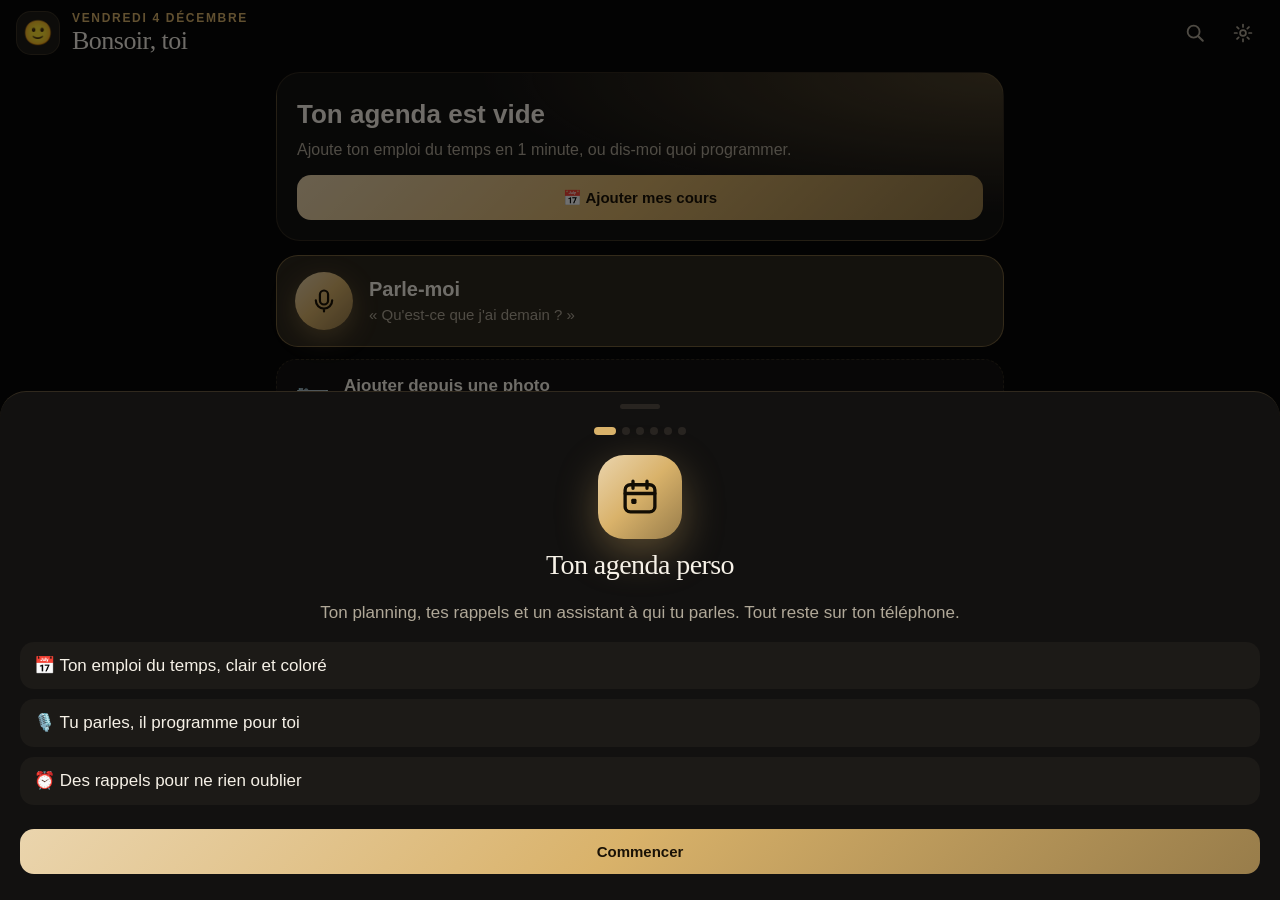
<file: agenda/index.html>
<!doctype html>
<html lang="fr" data-theme="dark">
<head>
<meta charset="utf-8">
<meta name="viewport" content="width=device-width,initial-scale=1,viewport-fit=cover">
<title>Agenda Chahyn</title>
<meta name="description" content="Ton agenda personnel : calendrier, échéancier, notes et assistant IA.">
<meta name="theme-color" content="#070707">
<meta name="mobile-web-app-capable" content="yes">
<meta name="apple-mobile-web-app-capable" content="yes">
<meta name="apple-mobile-web-app-status-bar-style" content="black-translucent">
<meta name="apple-mobile-web-app-title" content="Agenda">
<link rel="manifest" href="manifest.webmanifest">
<link rel="icon" type="image/png" href="icons/icon-192.png">
<link rel="apple-touch-icon" href="icons/apple-touch-icon.png">
<link rel="stylesheet" href="css/app.css">
</head>
<body>
<svg width="0" height="0" style="position:absolute" aria-hidden="true">
  <symbol id="i-today" viewBox="0 0 24 24"><circle cx="12" cy="12" r="4.2" fill="currentColor"/><path d="M12 2.5v2.4M12 19.1v2.4M2.5 12h2.4M19.1 12h2.4M5.3 5.3l1.7 1.7M17 17l1.7 1.7M5.3 18.7 7 17M17 7l1.7-1.7" stroke="currentColor" stroke-width="1.9" stroke-linecap="round"/></symbol>
  <symbol id="i-cal" viewBox="0 0 24 24"><rect x="3.5" y="5" width="17" height="15.5" rx="3" fill="none" stroke="currentColor" stroke-width="1.9"/><path d="M3.5 10h17M8 3v4M16 3v4" stroke="currentColor" stroke-width="1.9" stroke-linecap="round"/><rect x="7" y="13" width="3" height="3" rx=".8" fill="currentColor"/></symbol>
  <symbol id="i-due" viewBox="0 0 24 24"><path d="M7 3.5h10M7 20.5h10M8 3.5c0 4 8 4.5 8 8.5s-8 4.5-8 8.5M16 3.5c0 4-8 4.5-8 8.5s8 4.5 8 8.5" fill="none" stroke="currentColor" stroke-width="1.9" stroke-linecap="round"/></symbol>
  <symbol id="i-note" viewBox="0 0 24 24"><path d="M5 3.5h10l4 4V19a1.5 1.5 0 0 1-1.5 1.5h-12A1.5 1.5 0 0 1 4 19V5a1.5 1.5 0 0 1 1-1.5z" fill="none" stroke="currentColor" stroke-width="1.9" stroke-linejoin="round"/><path d="M8 10h8M8 14h8M8 18h5" stroke="currentColor" stroke-width="1.9" stroke-linecap="round"/></symbol>
  <symbol id="i-spark" viewBox="0 0 24 24"><path d="M12 2.5c.6 4.6 2.9 6.9 7.5 7.5-4.6.6-6.9 2.9-7.5 7.5-.6-4.6-2.9-6.9-7.5-7.5 4.6-.6 6.9-2.9 7.5-7.5z" fill="currentColor"/><path d="M19 15.5c.25 1.9 1.1 2.75 3 3-1.9.25-2.75 1.1-3 3-.25-1.9-1.1-2.75-3-3 1.9-.25 2.75-1.1 3-3z" fill="currentColor" opacity=".7"/></symbol>
  <symbol id="i-gear" viewBox="0 0 24 24"><circle cx="12" cy="12" r="3.2" fill="none" stroke="currentColor" stroke-width="1.9"/><path d="M12 2.8v2.6M12 18.6v2.6M21.2 12h-2.6M5.4 12H2.8M18.5 5.5l-1.8 1.8M7.3 16.7l-1.8 1.8M18.5 18.5l-1.8-1.8M7.3 7.3 5.5 5.5" stroke="currentColor" stroke-width="1.9" stroke-linecap="round"/></symbol>
  <symbol id="i-sync" viewBox="0 0 24 24"><path d="M19.5 12a7.5 7.5 0 1 1-2.2-5.3M19.5 4v4.5H15" fill="none" stroke="currentColor" stroke-width="1.9" stroke-linecap="round" stroke-linejoin="round"/></symbol>
  <symbol id="i-plus" viewBox="0 0 24 24"><path d="M12 5v14M5 12h14" stroke="currentColor" stroke-width="2.4" stroke-linecap="round"/></symbol>
  <symbol id="i-left" viewBox="0 0 24 24"><path d="m14.5 5-7 7 7 7" fill="none" stroke="currentColor" stroke-width="2.2" stroke-linecap="round" stroke-linejoin="round"/></symbol>
  <symbol id="i-right" viewBox="0 0 24 24"><path d="m9.5 5 7 7-7 7" fill="none" stroke="currentColor" stroke-width="2.2" stroke-linecap="round" stroke-linejoin="round"/></symbol>
  <symbol id="i-mic" viewBox="0 0 24 24"><rect x="8.5" y="3" width="7" height="12" rx="3.5" fill="none" stroke="currentColor" stroke-width="1.9"/><path d="M5 11.5a7 7 0 0 0 14 0M12 18.5V21" fill="none" stroke="currentColor" stroke-width="1.9" stroke-linecap="round"/></symbol>
  <symbol id="i-send" viewBox="0 0 24 24"><path d="M4 12 20 4l-5.5 16-3-6.5z" fill="currentColor"/></symbol>
  <symbol id="i-pin" viewBox="0 0 24 24"><path d="M9 3.5h6l-1 6 4 3.5H6l4-3.5zM12 13v8" fill="none" stroke="currentColor" stroke-width="1.9" stroke-linejoin="round" stroke-linecap="round"/></symbol>
  <symbol id="i-place" viewBox="0 0 24 24"><path d="M12 21s-7-6.2-7-11.5a7 7 0 0 1 14 0C19 14.8 12 21 12 21z" fill="none" stroke="currentColor" stroke-width="1.9"/><circle cx="12" cy="9.5" r="2.5" fill="currentColor"/></symbol>
  <symbol id="i-clock" viewBox="0 0 24 24"><circle cx="12" cy="12" r="8.5" fill="none" stroke="currentColor" stroke-width="1.9"/><path d="M12 7.5V12l3 2" fill="none" stroke="currentColor" stroke-width="1.9" stroke-linecap="round"/></symbol>
  <symbol id="i-check" viewBox="0 0 24 24"><path d="m5 12.5 4.5 4.5L19 7.5" fill="none" stroke="currentColor" stroke-width="2.4" stroke-linecap="round" stroke-linejoin="round"/></symbol>
  <symbol id="i-x" viewBox="0 0 24 24"><path d="M6 6l12 12M18 6 6 18" stroke="currentColor" stroke-width="2.2" stroke-linecap="round"/></symbol>
  <symbol id="i-search" viewBox="0 0 24 24"><circle cx="10.5" cy="10.5" r="6.5" fill="none" stroke="currentColor" stroke-width="2"/><path d="m15.5 15.5 5 5" stroke="currentColor" stroke-width="2.2" stroke-linecap="round"/></symbol>
  <symbol id="i-user" viewBox="0 0 24 24"><circle cx="12" cy="8.5" r="4" fill="none" stroke="currentColor" stroke-width="1.9"/><path d="M4.5 20.5c1.2-4 4-6 7.5-6s6.3 2 7.5 6" fill="none" stroke="currentColor" stroke-width="1.9" stroke-linecap="round"/></symbol>
  <symbol id="i-memo" viewBox="0 0 24 24"><rect x="4" y="3.5" width="16" height="17" rx="3" fill="none" stroke="currentColor" stroke-width="1.9"/><path d="m8 9 1.5 1.5L12.5 7.5M8 15.5l1.5 1.5 3-3M14.5 9.5H17M14.5 16H17" fill="none" stroke="currentColor" stroke-width="1.9" stroke-linecap="round" stroke-linejoin="round"/></symbol>
  <symbol id="i-star" viewBox="0 0 24 24"><path d="m12 3.5 2.6 5.3 5.9.9-4.3 4.1 1 5.8L12 16.9l-5.2 2.7 1-5.8-4.3-4.1 5.9-.9z" fill="none" stroke="currentColor" stroke-width="1.8" stroke-linejoin="round"/></symbol>
  <symbol id="i-star-f" viewBox="0 0 24 24"><path d="m12 3.5 2.6 5.3 5.9.9-4.3 4.1 1 5.8L12 16.9l-5.2 2.7 1-5.8-4.3-4.1 5.9-.9z" fill="currentColor"/></symbol>
  <symbol id="i-speaker" viewBox="0 0 24 24"><path d="M4 9.5h3.5L12 5.5v13l-4.5-4H4z" fill="currentColor"/><path d="M15.5 9a4 4 0 0 1 0 6M18 6.5a7.5 7.5 0 0 1 0 11" fill="none" stroke="currentColor" stroke-width="1.8" stroke-linecap="round"/></symbol>
  <symbol id="i-walk" viewBox="0 0 24 24"><circle cx="13" cy="4.5" r="2" fill="currentColor"/><path d="m10 21 2.5-6 2.5 2v4M9 11l2.5-3.5 3 1.5 2 3M11.5 7.5 10 13" fill="none" stroke="currentColor" stroke-width="1.9" stroke-linecap="round" stroke-linejoin="round"/></symbol>
  <symbol id="i-up" viewBox="0 0 24 24"><path d="m6 14 6-6 6 6" fill="none" stroke="currentColor" stroke-width="2.2" stroke-linecap="round" stroke-linejoin="round"/></symbol>
  <symbol id="i-down" viewBox="0 0 24 24"><path d="m6 10 6 6 6-6" fill="none" stroke="currentColor" stroke-width="2.2" stroke-linecap="round" stroke-linejoin="round"/></symbol>
  <symbol id="i-google" viewBox="0 0 24 24"><path d="M21.6 12.2c0-.7-.1-1.4-.2-2H12v3.8h5.4a4.6 4.6 0 0 1-2 3v2.5h3.2c1.9-1.7 3-4.3 3-7.3z" fill="#4285F4"/><path d="M12 22c2.7 0 5-.9 6.6-2.4l-3.2-2.5c-.9.6-2 1-3.4 1-2.6 0-4.8-1.8-5.6-4.1H3.1v2.6A10 10 0 0 0 12 22z" fill="#34A853"/><path d="M6.4 14a6 6 0 0 1 0-3.9V7.5H3.1a10 10 0 0 0 0 9z" fill="#FBBC05"/><path d="M12 6c1.5 0 2.8.5 3.8 1.5l2.9-2.9A10 10 0 0 0 3.1 7.5l3.3 2.6C7.2 7.8 9.4 6 12 6z" fill="#EA4335"/></symbol>
</svg>

<div id="app">
  <header id="top">
    <button id="btn-back" class="icon-btn back-btn" aria-label="Retour" hidden><svg><use href="#i-left"/></svg></button>
    <button id="btn-me" class="me-btn" aria-label="Réglages"><span id="me-avatar">🥊</span></button>
    <div class="top-title">
      <div id="top-kicker" class="kicker"></div>
      <h1 id="top-h"></h1>
    </div>
    <button id="btn-search" class="icon-btn" aria-label="Rechercher"><svg><use href="#i-search"/></svg></button>
    <button id="btn-sync" class="icon-btn" aria-label="Synchroniser Google Agenda" hidden><svg><use href="#i-sync"/></svg></button>
    <button id="btn-settings" class="icon-btn" aria-label="Réglages"><svg><use href="#i-gear"/></svg></button>
  </header>

  <main id="main">
    <section id="v-today" class="view"></section>
    <section id="v-cal" class="view" hidden></section>
    <section id="v-todo" class="view" hidden></section>
    <section id="v-notes" class="view" hidden></section>
    <section id="v-me" class="view" hidden></section>
    <section id="v-rem" class="view" hidden></section>
    <section id="v-ai" class="view" hidden></section>
  </main>

  <div id="ai-bar" hidden></div>

  <button id="fab" aria-label="Ajouter"><svg><use href="#i-plus"/></svg></button>

  <nav id="tabs">
    <button data-tab="today" class="on"><svg><use href="#i-today"/></svg><span>Accueil</span></button>
    <button data-tab="voice" class="tab-ai"><span class="ai-orb"><svg><use href="#i-mic"/></svg></span><span>Parler</span></button>
    <button data-tab="cal"><svg><use href="#i-cal"/></svg><span>Planning</span></button>
  </nav>
</div>

<div id="sheet-wrap" hidden>
  <div id="sheet-bg"></div>
  <div id="sheet" role="dialog" aria-modal="true"><div class="grab"></div><div id="sheet-body"></div></div>
</div>
<div id="voice" hidden>
  <button id="voice-close" class="icon-btn" aria-label="Fermer"><svg><use href="#i-x"/></svg></button>
  <div class="v-state" id="v-state">Je t'écoute…</div>
  <button id="v-orb" class="v-orb" aria-label="Parler"><svg><use href="#i-mic"/></svg></button>
  <div class="v-heard" id="v-heard"></div>
  <div class="v-reply" id="v-reply"></div>
  <div class="v-acts" id="v-acts"></div>
  <div class="v-hints" id="v-hints"></div>
  <form class="v-type" id="v-type"><input id="v-input" placeholder="…ou écris ici" autocomplete="off" enterkeyhint="send"><button aria-label="Envoyer"><svg><use href="#i-send"/></svg></button></form>
</div>
<div id="toast" hidden></div>
<input type="file" id="photo-in" accept="image/*" hidden>
<input type="file" id="file-in" accept=".json,.ics,application/json,text/calendar" hidden>

<script type="module" src="js/app.js"></script>
</body>
</html>
</file>
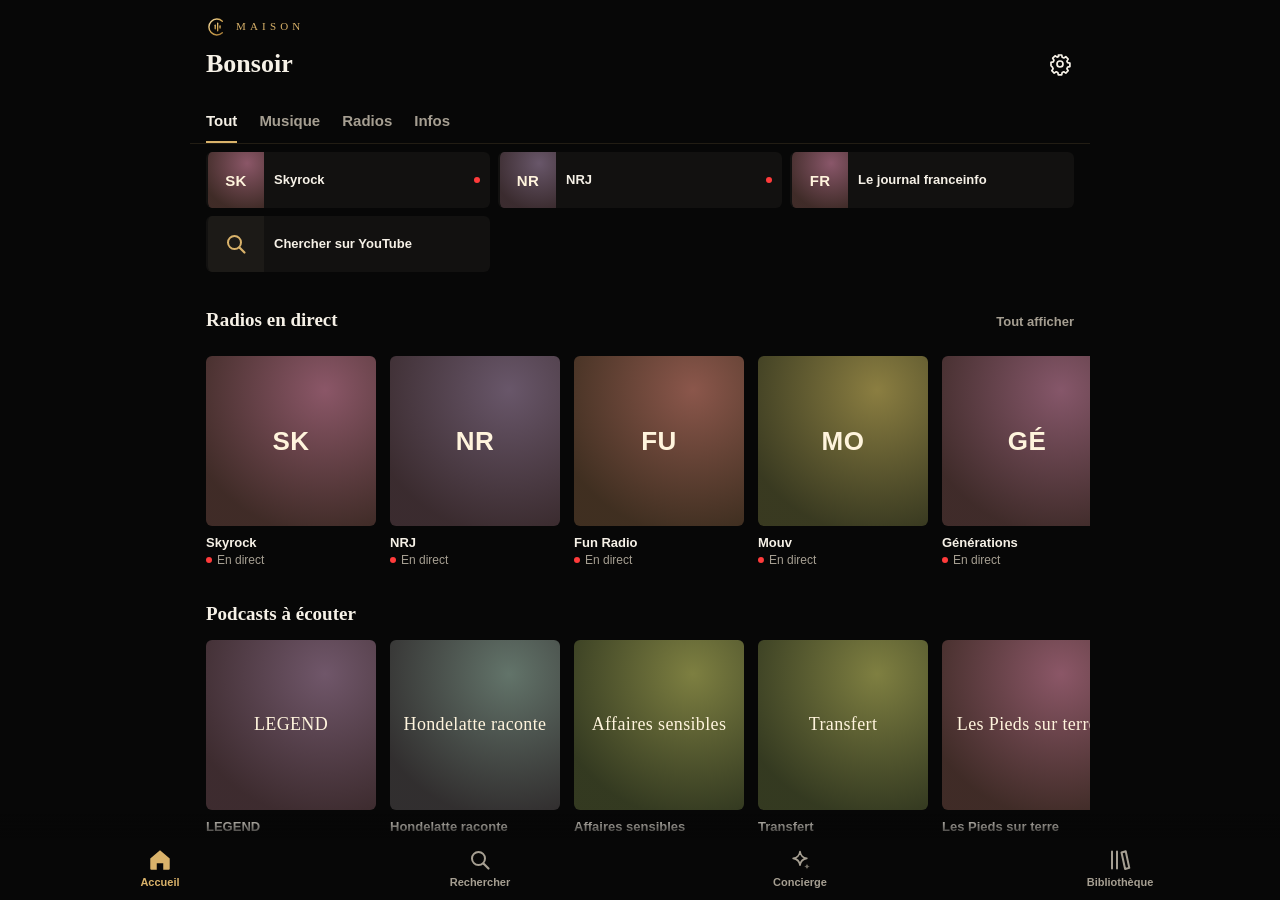
<file: musique/index.html>
<!doctype html>
<html lang="fr">
<head>
<meta charset="utf-8">
<meta name="viewport" content="width=device-width,initial-scale=1,viewport-fit=cover">
<title>Maison</title>
<meta name="description" content="Ta musique, sur ton téléphone. Sans pub, sans compte, sans connexion.">
<meta name="theme-color" content="#070707">
<meta name="mobile-web-app-capable" content="yes">
<meta name="apple-mobile-web-app-capable" content="yes">
<meta name="apple-mobile-web-app-status-bar-style" content="black-translucent">
<meta name="apple-mobile-web-app-title" content="Maison">
<link rel="preconnect" href="https://www.youtube.com">
<link rel="preconnect" href="https://www.googleapis.com">
<link rel="preconnect" href="https://i.ytimg.com">
<link rel="dns-prefetch" href="https://www.google.com">
<meta name="color-scheme" content="dark only">
<link rel="manifest" href="manifest.webmanifest">
<link rel="icon" type="image/png" href="icons/icon-192.png">
<link rel="apple-touch-icon" href="icons/apple-touch-icon.png">
<link rel="stylesheet" href="css/app.css?v=27">
</head>
<body>
<svg width="0" height="0" style="position:absolute" aria-hidden="true">
  <defs>
    <linearGradient id="gold" x1="0" y1="0" x2="1" y2="1"><stop offset="0" stop-color="#f6e3b4"/><stop offset=".45" stop-color="#d4a955"/><stop offset="1" stop-color="#9c7533"/></linearGradient>
  </defs>
  <symbol id="i-logo" viewBox="0 0 64 64"><path d="M47.5 15.5A23 23 0 1 0 47.5 48.5" fill="none" stroke="url(#gold)" stroke-width="4.2" stroke-linecap="round"/><rect x="25" y="25" width="4" height="14" rx="2" fill="url(#gold)"/><rect x="32" y="19" width="4" height="26" rx="2" fill="url(#gold)"/><rect x="39" y="27" width="4" height="10" rx="2" fill="url(#gold)"/></symbol>
  <symbol id="i-radio" viewBox="0 0 24 24"><rect x="3" y="8" width="18" height="12.5" rx="2.5" fill="none" stroke="currentColor" stroke-width="1.8"/><path d="M7 8 17 3.5" stroke="currentColor" stroke-width="1.8" stroke-linecap="round"/><circle cx="15.5" cy="14.2" r="2.7" fill="none" stroke="currentColor" stroke-width="1.8"/><path d="M6.5 12.5h4M6.5 16h4" stroke="currentColor" stroke-width="1.8" stroke-linecap="round"/></symbol>
  <symbol id="i-mic" viewBox="0 0 24 24"><rect x="8.5" y="3" width="7" height="12" rx="3.5" fill="none" stroke="currentColor" stroke-width="1.9"/><path d="M5 11.5a7 7 0 0 0 14 0M12 18.5V21" fill="none" stroke="currentColor" stroke-width="1.9" stroke-linecap="round"/></symbol>
  <symbol id="i-refresh" viewBox="0 0 24 24"><path d="M19.5 12a7.5 7.5 0 1 1-2.2-5.3M19.5 4v4.5H15" fill="none" stroke="currentColor" stroke-width="1.9" stroke-linecap="round" stroke-linejoin="round"/></symbol>
  <symbol id="i-send" viewBox="0 0 24 24"><path d="M4 12 20 4l-5.5 16-3-6.5z" fill="currentColor"/></symbol>
  <symbol id="i-spark" viewBox="0 0 24 24"><path d="M12 2.5c.6 4.6 2.9 6.9 7.5 7.5-4.6.6-6.9 2.9-7.5 7.5-.6-4.6-2.9-6.9-7.5-7.5 4.6-.6 6.9-2.9 7.5-7.5z" fill="currentColor"/><path d="M19 15.5c.25 1.9 1.1 2.75 3 3-1.9.25-2.75 1.1-3 3-.25-1.9-1.1-2.75-3-3 1.9-.25 2.75-1.1 3-3z" fill="currentColor" opacity=".7"/></symbol>
  <symbol id="i-spark-o" viewBox="0 0 24 24"><path d="M12 3.5c.6 4.2 2.6 6.2 6.8 6.8-4.2.6-6.2 2.6-6.8 6.8-.6-4.2-2.6-6.2-6.8-6.8 4.2-.6 6.2-2.6 6.8-6.8z" fill="none" stroke="currentColor" stroke-width="1.7" stroke-linejoin="round"/><path d="M19 15.5c.25 1.9 1.1 2.75 3 3-1.9.25-2.75 1.1-3 3-.25-1.9-1.1-2.75-3-3 1.9-.25 2.75-1.1 3-3z" fill="currentColor" opacity=".7"/></symbol>
  <symbol id="i-home" viewBox="0 0 24 24"><path d="M3 10.5 12 3l9 7.5V20a1 1 0 0 1-1 1h-5v-6H9v6H4a1 1 0 0 1-1-1z" fill="currentColor"/></symbol>
  <symbol id="i-home-o" viewBox="0 0 24 24"><path d="M3.8 10.8 12 4l8.2 6.8V20.2H14.8v-6H9.2v6H3.8z" fill="none" stroke="currentColor" stroke-width="1.8" stroke-linejoin="round"/></symbol>
  <symbol id="i-search" viewBox="0 0 24 24"><circle cx="10.5" cy="10.5" r="6.5" fill="none" stroke="currentColor" stroke-width="2"/><path d="m15.5 15.5 5 5" stroke="currentColor" stroke-width="2.2" stroke-linecap="round"/></symbol>
  <symbol id="i-lib" viewBox="0 0 24 24"><path d="M4 3.5v17M9 3.5v17" stroke="currentColor" stroke-width="2" stroke-linecap="round"/><path d="m13.5 4.5 4.2-1.2 3.6 16.6-4.2 1.1z" fill="none" stroke="currentColor" stroke-width="2" stroke-linejoin="round"/></symbol>
  <symbol id="i-play" viewBox="0 0 24 24"><path d="M7 4.6v14.8c0 .8.9 1.3 1.6.8l11.3-7.4c.6-.4.6-1.2 0-1.6L8.6 3.8C7.9 3.3 7 3.8 7 4.6z" fill="currentColor"/></symbol>
  <symbol id="i-pause" viewBox="0 0 24 24"><rect x="5.5" y="4" width="4.5" height="16" rx="1.3" fill="currentColor"/><rect x="14" y="4" width="4.5" height="16" rx="1.3" fill="currentColor"/></symbol>
  <symbol id="i-next" viewBox="0 0 24 24"><path d="M5 5.2v13.6c0 .8.9 1.2 1.5.7l9-6.8c.5-.4.5-1.1 0-1.5l-9-6.8C5.9 3.9 5 4.4 5 5.2z" fill="currentColor"/><rect x="17" y="4" width="2.6" height="16" rx="1.2" fill="currentColor"/></symbol>
  <symbol id="i-prev" viewBox="0 0 24 24"><path d="M19 5.2v13.6c0 .8-.9 1.2-1.5.7l-9-6.8c-.5-.4-.5-1.1 0-1.5l9-6.8c.6-.5 1.5 0 1.5.8z" fill="currentColor"/><rect x="4.4" y="4" width="2.6" height="16" rx="1.2" fill="currentColor"/></symbol>
  <symbol id="i-shuffle" viewBox="0 0 24 24"><path d="M3 6.5h3.2c2 0 3.2 1 4.3 2.8l3 5.4c1 1.8 2.3 2.8 4.3 2.8H20M3 17.5h3.2c1.6 0 2.7-.6 3.6-1.7M13.9 8.2c.9-1.1 2-1.7 3.6-1.7H20" fill="none" stroke="currentColor" stroke-width="1.9" stroke-linecap="round"/><path d="m17.5 4 2.8 2.5-2.8 2.5M17.5 15l2.8 2.5-2.8 2.5" fill="none" stroke="currentColor" stroke-width="1.9" stroke-linecap="round" stroke-linejoin="round"/></symbol>
  <symbol id="i-repeat" viewBox="0 0 24 24"><path d="M4 11V9.5A3.5 3.5 0 0 1 7.5 6H19M20 13v1.5a3.5 3.5 0 0 1-3.5 3.5H5" fill="none" stroke="currentColor" stroke-width="1.9" stroke-linecap="round"/><path d="m16.5 3.3 2.8 2.7-2.8 2.7M7.5 15.3 4.7 18l2.8 2.7" fill="none" stroke="currentColor" stroke-width="1.9" stroke-linecap="round" stroke-linejoin="round"/></symbol>
  <symbol id="i-heart" viewBox="0 0 24 24"><path d="M12 20.3s-7.8-4.6-9.2-9.6C1.9 7.3 4 4.2 7.3 4.2c2 0 3.6 1.1 4.7 2.8 1.1-1.7 2.7-2.8 4.7-2.8 3.3 0 5.4 3.1 4.5 6.5-1.4 5-9.2 9.6-9.2 9.6z" fill="none" stroke="currentColor" stroke-width="1.8" stroke-linejoin="round"/></symbol>
  <symbol id="i-heart-f" viewBox="0 0 24 24"><path d="M12 20.3s-7.8-4.6-9.2-9.6C1.9 7.3 4 4.2 7.3 4.2c2 0 3.6 1.1 4.7 2.8 1.1-1.7 2.7-2.8 4.7-2.8 3.3 0 5.4 3.1 4.5 6.5-1.4 5-9.2 9.6-9.2 9.6z" fill="currentColor"/></symbol>
  <symbol id="i-more" viewBox="0 0 24 24"><circle cx="5" cy="12" r="1.9" fill="currentColor"/><circle cx="12" cy="12" r="1.9" fill="currentColor"/><circle cx="19" cy="12" r="1.9" fill="currentColor"/></symbol>
  <symbol id="i-down" viewBox="0 0 24 24"><path d="m5 9 7 7 7-7" fill="none" stroke="currentColor" stroke-width="2.2" stroke-linecap="round" stroke-linejoin="round"/></symbol>
  <symbol id="i-back" viewBox="0 0 24 24"><path d="m15 5-7 7 7 7" fill="none" stroke="currentColor" stroke-width="2.2" stroke-linecap="round" stroke-linejoin="round"/></symbol>
  <symbol id="i-plus" viewBox="0 0 24 24"><path d="M12 4.5v15M4.5 12h15" stroke="currentColor" stroke-width="2.1" stroke-linecap="round"/></symbol>
  <symbol id="i-queue" viewBox="0 0 24 24"><path d="M3.5 6h12M3.5 11h12M3.5 16h7" stroke="currentColor" stroke-width="1.9" stroke-linecap="round"/><path d="M15 14.5v6l5-3z" fill="currentColor"/></symbol>
  <symbol id="i-timer" viewBox="0 0 24 24"><path d="M19.5 14.5A8 8 0 1 1 10 4.6a6.3 6.3 0 0 0 9.5 9.9z" fill="none" stroke="currentColor" stroke-width="1.9" stroke-linejoin="round"/></symbol>
  <symbol id="i-clock" viewBox="0 0 24 24"><circle cx="12" cy="12" r="8.5" fill="none" stroke="currentColor" stroke-width="1.9"/><path d="M12 7.5V12l3 2" fill="none" stroke="currentColor" stroke-width="1.9" stroke-linecap="round"/></symbol>
  <symbol id="i-vol" viewBox="0 0 24 24"><path d="M4 9.5h3.5L12 5.5v13l-4.5-4H4z" fill="none" stroke="currentColor" stroke-width="1.9" stroke-linejoin="round"/><path d="M15.5 9a4 4 0 0 1 0 6M18 6.5a7.5 7.5 0 0 1 0 11" fill="none" stroke="currentColor" stroke-width="1.9" stroke-linecap="round"/></symbol>
  <symbol id="i-gear" viewBox="0 0 24 24"><path d="M10.3 3h3.4l.5 2.3 1.6.7 2-1.3 2.4 2.4-1.3 2 .7 1.6 2.3.5v3.4l-2.3.5-.7 1.6 1.3 2-2.4 2.4-2-1.3-1.6.7-.5 2.3h-3.4l-.5-2.3-1.6-.7-2 1.3-2.4-2.4 1.3-2-.7-1.6L3 13.7v-3.4l2.3-.5.7-1.6-1.3-2 2.4-2.4 2 1.3 1.6-.7z" fill="none" stroke="currentColor" stroke-width="1.7" stroke-linejoin="round"/><circle cx="12" cy="12" r="3" fill="none" stroke="currentColor" stroke-width="1.7"/></symbol>
  <symbol id="i-note" viewBox="0 0 24 24"><path d="M9 18V5.5l11-2.3V16" fill="none" stroke="currentColor" stroke-width="1.8" stroke-linejoin="round"/><circle cx="6.5" cy="18" r="2.6" fill="currentColor"/><circle cx="17.5" cy="16" r="2.6" fill="currentColor"/></symbol>
  <symbol id="i-trash" viewBox="0 0 24 24"><path d="M4.5 6.5h15M9.5 6.5V4.3h5v2.2M6.5 6.5l1 13.2h9l1-13.2" fill="none" stroke="currentColor" stroke-width="1.8" stroke-linecap="round" stroke-linejoin="round"/></symbol>
  <symbol id="i-import" viewBox="0 0 24 24"><path d="M12 3.5v11M7.5 10.2 12 14.7l4.5-4.5" fill="none" stroke="currentColor" stroke-width="2" stroke-linecap="round" stroke-linejoin="round"/><path d="M4 15.5v3a2 2 0 0 0 2 2h12a2 2 0 0 0 2-2v-3" fill="none" stroke="currentColor" stroke-width="2" stroke-linecap="round"/></symbol>
  <symbol id="i-folder" viewBox="0 0 24 24"><path d="M3 7a2 2 0 0 1 2-2h4.2l2 2.2H19a2 2 0 0 1 2 2V17a2 2 0 0 1-2 2H5a2 2 0 0 1-2-2z" fill="none" stroke="currentColor" stroke-width="1.9" stroke-linejoin="round"/></symbol>
  <symbol id="i-close" viewBox="0 0 24 24"><path d="m6 6 12 12M18 6 6 18" stroke="currentColor" stroke-width="2.1" stroke-linecap="round"/></symbol>
  <symbol id="i-album" viewBox="0 0 24 24"><circle cx="12" cy="12" r="8.5" fill="none" stroke="currentColor" stroke-width="1.9"/><circle cx="12" cy="12" r="2.4" fill="currentColor"/></symbol>
  <symbol id="i-user" viewBox="0 0 24 24"><circle cx="12" cy="8.5" r="4" fill="none" stroke="currentColor" stroke-width="1.9"/><path d="M4.5 20.5c.8-3.8 3.8-6 7.5-6s6.7 2.2 7.5 6" fill="none" stroke="currentColor" stroke-width="1.9" stroke-linecap="round"/></symbol>
  <symbol id="i-next-up" viewBox="0 0 24 24"><path d="M4 6h10M4 11h10M4 16h6" stroke="currentColor" stroke-width="1.9" stroke-linecap="round"/><path d="M18 9v10M14 15l4 4 4-4" fill="none" stroke="currentColor" stroke-width="1.9" stroke-linecap="round" stroke-linejoin="round" transform="translate(-1 -4)"/></symbol>
  <symbol id="i-list-add" viewBox="0 0 24 24"><path d="M4 6h12M4 11h12M4 16h7M18 13v8M14 17h8" stroke="currentColor" stroke-width="1.9" stroke-linecap="round"/></symbol>
  <symbol id="i-edit" viewBox="0 0 24 24"><path d="m4 20 1-4.5L15.8 4.7a2 2 0 0 1 2.8 0l.7.7a2 2 0 0 1 0 2.8L8.5 19z" fill="none" stroke="currentColor" stroke-width="1.8" stroke-linejoin="round"/></symbol>
  <symbol id="i-sort" viewBox="0 0 24 24"><path d="M7 4v16M3.5 16.5 7 20l3.5-3.5M17 20V4M13.5 7.5 17 4l3.5 3.5" fill="none" stroke="currentColor" stroke-width="1.9" stroke-linecap="round" stroke-linejoin="round"/></symbol>
</svg>

<div id="splash"><div class="splash-in"><svg class="splash-logo"><use href="#i-logo"/></svg><div class="splash-word"><small>MAISON</small><b id="splash-name"></b></div></div></div>
<script>
// Applique tout de suite le prénom, le nom de l'app et la couleur choisis (évite un flash)
try {
  var st = JSON.parse(localStorage.getItem('onde.settings') || '{}');
  var nm = (st.appName || (st.name ? 'Maison ' + st.name : 'Maison')).toUpperCase();
  var parts = nm.split(' ');
  var full = st.appName || (st.name ? 'Maison ' + st.name : 'Maison');
  var ml = document.querySelector('link[rel="manifest"]');
  if (ml && st.name) ml.setAttribute('href', 'manifest.webmanifest?name=' + encodeURIComponent(full) + '&short=' + encodeURIComponent(full.length <= 12 ? full : st.name.slice(0, 12)));
  document.title = full;
  document.querySelector('.splash-word small').textContent = parts.length > 1 ? parts[0] : '';
  document.getElementById('splash-name').textContent = parts.length > 1 ? parts.slice(1).join(' ') : parts[0];
  var T = { or: ['#f6e3b4', '#d4a955', '#a77c37'], rubis: ['#ffb0ba', '#e5566a', '#9e1f33'], saphir: ['#c2d6ff', '#5b93ff', '#2a4fb8'], emeraude: ['#b3f5d2', '#35c47c', '#167a47'], amethyste: ['#ddd0ff', '#a07bff', '#5d3bc4'], rose: ['#ffd0e5', '#ff74b1', '#c2306f'], argent: ['#ffffff', '#c5ccd6', '#7d8794'], corail: ['#ffd2bf', '#ff8a5c', '#c24e22'] }[st.theme || 'or'];
  if (T) { var s = document.querySelectorAll('#gold stop'); for (var i = 0; i < 3; i++) s[i].setAttribute('stop-color', T[i]); }
  var BG = { noir: '#070707', amoled: '#000000', nuit: '#080b14', ardoise: '#0e1012', chaud: '#0d0a07', foret: '#070b09' }[st.bgTheme || 'noir'];
  if (BG) document.documentElement.style.setProperty('--bg', BG);
} catch (e) {}
</script>

<div id="app">
  <main id="main">
    <div id="view" class="view"></div>
  </main>

  <div id="mini" class="mini" hidden>
    <div class="mini-in">
      <div class="mini-cover cover-slot"></div>
      <div class="mini-meta">
        <div class="mini-title marquee"><span></span></div>
        <div class="mini-artist"></div>
      </div>
      <button class="ib mini-like" aria-label="J'aime"><svg><use href="#i-heart"/></svg></button>
      <button class="ib mini-play" aria-label="Lecture"><svg><use href="#i-play"/></svg></button>
    </div>
    <div class="mini-bar"><i></i></div>
  </div>

  <nav class="tabs" id="tabs">
    <a href="#/" data-tab="home"><svg><use href="#i-home-o"/></svg><span>Accueil</span></a>
    <a href="#/search" data-tab="search"><svg><use href="#i-search"/></svg><span>Rechercher</span></a>
    <a href="#/ai" data-tab="ai"><svg><use href="#i-spark-o"/></svg><span>Concierge</span></a>
    <a href="#/library" data-tab="library"><svg><use href="#i-lib"/></svg><span>Bibliothèque</span></a>
  </nav>
</div>

<section id="np" class="np" aria-hidden="true">
  <div class="np-bg"><div class="np-bg-img"></div><div class="np-blob b1"></div><div class="np-blob b2"></div><div class="np-blob b3"></div></div>
  <div class="np-in">
    <header class="np-head">
      <button class="ib" data-act="np-close" aria-label="Fermer"><svg><use href="#i-down"/></svg></button>
      <div class="np-ctx"><small>Lecture depuis</small><b></b></div>
      <button class="ib" data-act="np-more" aria-label="Plus"><svg><use href="#i-more"/></svg></button>
    </header>
    <div class="np-art">
      <canvas class="np-viz"></canvas>
      <div class="np-cover-track">
        <div class="np-cover cover-slot"></div>
      </div>
    </div>
    <div class="np-pages" role="tablist" aria-label="Affichage"><button role="tab" data-vm="video">Vidéo</button><button role="tab" data-vm="cover">Pochette</button></div>
    <div class="np-info">
      <div class="np-text">
        <div class="np-title marquee"><span></span></div>
        <button class="np-artist"></button>
        <div class="np-line" aria-live="off"></div>
      </div>
      <button class="ib np-like" aria-label="J'aime"><svg><use href="#i-heart"/></svg></button>
    </div>
    <div class="np-live"><span class="live-dot">EN DIRECT</span> Radio</div>
    <div class="np-seek">
      <div class="seek-viz" aria-hidden="true"><div class="seek-track"><i class="seek-fill"></i></div><span class="seek-knob"></span><span class="seek-tip">0:00</span></div>
      <input type="range" min="0" max="1000" value="0" step="1" aria-label="Position">
      <div class="np-times"><span class="t-cur">0:00</span><span class="t-dur">0:00</span></div>
    </div>
    <div class="np-ctrls">
      <button class="ib sm np-shuffle" aria-label="Aléatoire"><svg><use href="#i-shuffle"/></svg></button>
      <button class="ib sm np-back" aria-label="Reculer de 15 secondes"><b>−15</b></button>
      <button class="ib np-prev" aria-label="Précédent"><svg><use href="#i-prev"/></svg></button>
      <button class="np-play" aria-label="Lecture"><svg><use href="#i-play"/></svg></button>
      <button class="ib np-next" aria-label="Suivant"><svg><use href="#i-next"/></svg></button>
      <button class="ib sm np-repeat" aria-label="Répéter"><svg><use href="#i-repeat"/></svg><em>1</em></button>
      <button class="ib sm np-fwd" aria-label="Avancer de 30 secondes (passer la pub)"><b>+30</b></button>
    </div>
    <div class="np-foot">
      <button class="ib sm np-sleep" aria-label="Minuteur de sommeil"><svg><use href="#i-timer"/></svg><em></em></button>
      <button class="np-lyr-btn" aria-label="Paroles"><svg><use href="#i-mic"/></svg><span>Paroles</span></button>
      <button class="ib sm np-voice" aria-label="Commande vocale"><svg><use href="#i-mic"/></svg></button>
      <button class="ib sm np-queue" aria-label="File d'attente"><svg><use href="#i-queue"/></svg></button>
    </div>
  </div>
  <div class="lyr">
    <header class="lyr-bar"><button class="ib" data-lyr="close" aria-label="Fermer les paroles"><svg><use href="#i-down"/></svg></button><div class="lyr-head"></div><button class="ib sm" data-lyr="pick" aria-label="Pas les bonnes paroles ? Choisir"><svg><use href="#i-search"/></svg></button><button class="ib sm" data-lyr="edit" aria-label="Modifier les paroles"><svg><use href="#i-edit"/></svg></button></header>
    <div class="lyr-scroll"><div class="lyr-lines"></div></div>
    <div class="lyr-mini"><button class="ib np-prev" aria-label="Précédent"><svg><use href="#i-prev"/></svg></button><button class="np-play sm" aria-label="Lecture"><svg><use href="#i-play"/></svg></button><button class="ib np-next" aria-label="Suivant"><svg><use href="#i-next"/></svg></button></div>
  </div>
</section>

<div id="sheet" class="sheet" hidden>
  <div class="sheet-scrim"></div>
  <div class="sheet-panel"><div class="sheet-grip"></div><div class="sheet-body"></div></div>
</div>

<div id="voice" class="voice" hidden>
  <button class="ib v-close" aria-label="Fermer"><svg><use href="#i-close"/></svg></button>
  <div class="v-orb" role="button" aria-label="Terminer"><i></i><i></i><i></i><svg><use href="#i-mic"/></svg></div>
  <div class="v-status"><span class="s-l">Je t'écoute…</span><span class="s-t">Je réfléchis…</span><span class="s-s">Le Concierge</span></div>
  <p class="v-said"></p>
  <p class="v-answer"></p>
  <p class="v-hint">Essaie : « Mets une playlist pour l'école », « Joue Nova Ray », « Suivant », « Pause », « C'est quoi ce son ? »</p>
</div>

<div id="ytbox" class="ytbox"><div class="yt-host"></div><div class="yt-shield" title="Ouvrir le lecteur"></div><span class="yt-badge">YouTube</span></div>

<div id="toast" class="toast" role="status"></div>

<input type="file" id="pick-files" accept="audio/*,.mp3,.m4a,.aac,.flac,.ogg,.opus,.wav,.webm,.lrc,.txt" multiple hidden>
<input type="file" id="pick-folder" webkitdirectory multiple hidden>

<script type="module" src="js/app.js?v=27"></script>
</body>
</html>
</file>
<file: agenda/css/app.css>
:root {
  --bg: #070707;
  --bg2: #121110;
  --bg3: #1c1a17;
  --bg4: #262320;
  --line: rgba(232,201,140,.13);
  --line2: rgba(255,255,255,.07);
  --text: #f6f1e7;
  --muted: #b0a898;
  --dim: #6f695f;
  --accent: #d9b26a;
  --accent2: #f1d9a3;
  --on-accent: #120d04;
  --grad: linear-gradient(135deg, #f6e3b4 0%, #d4a955 48%, #a77c37 100%);
  --serif: "Didot", "Bodoni 72", "Bodoni MT", "Playfair Display", "Times New Roman", Georgia, serif;
  --danger: #ff5d6c;
  --ok: #2fd1a5;
  --warn: #ff9f43;
  --tabs-h: 64px;
  --safe-b: env(safe-area-inset-bottom, 0px);
  --safe-t: env(safe-area-inset-top, 0px);
  --ease: cubic-bezier(.22,.8,.24,1);
  --hour: 58px;
  --shadow: 0 10px 30px rgba(0,0,0,.45);
  color-scheme: dark;
}
:root[data-theme="light"] {
  --bg: #f7f4ee;
  --bg2: #ffffff;
  --bg3: #efe9de;
  --bg4: #e4dccd;
  --line: rgba(120,90,30,.16);
  --line2: rgba(0,0,0,.07);
  --text: #17130c;
  --muted: #5f574a;
  --dim: #9a9284;
  --accent: #a77c37;
  --accent2: #7d5a1f;
  --on-accent: #fff;
  --shadow: 0 10px 30px rgba(60,40,10,.15);
  color-scheme: light;
}
* { box-sizing: border-box; -webkit-tap-highlight-color: transparent; }
html, body { margin: 0; height: 100%; background: var(--bg); color: var(--text); overflow: hidden; overscroll-behavior: none; }
body { font: 16px/1.4 -apple-system, BlinkMacSystemFont, "SF Pro Text", "Segoe UI", Roboto, "Helvetica Neue", Arial, sans-serif; -webkit-font-smoothing: antialiased; }
button { font: inherit; color: inherit; background: none; border: 0; padding: 0; cursor: pointer; }
input, textarea, select { font: inherit; color: var(--text); }
svg { width: 22px; height: 22px; flex: none; }
h1, h2, h3 { margin: 0; letter-spacing: -.02em; }
[hidden] { display: none !important; }
a { color: var(--accent); }

/* ---------- Structure ---------- */
#app { position: fixed; inset: 0; display: flex; flex-direction: column; }
#top { display: flex; align-items: center; gap: 6px; padding: calc(var(--safe-t) + 10px) 16px 8px; background: var(--bg); border-bottom: 1px solid transparent; z-index: 5; }
#top.scrolled { border-bottom-color: var(--line2); }
.top-title { flex: 1; min-width: 0; }
.kicker { font-size: 12px; letter-spacing: .14em; text-transform: uppercase; color: var(--accent); font-weight: 600; }
#top h1 { font-family: var(--serif); font-weight: 500; font-size: 28px; line-height: 1.1; white-space: nowrap; overflow: hidden; text-overflow: ellipsis; }
.icon-btn { width: 42px; height: 42px; border-radius: 50%; display: grid; place-items: center; color: var(--muted); }
.icon-btn:active { background: var(--bg3); }
#btn-sync.spin svg { animation: spin 1s linear infinite; color: var(--accent); }
#btn-sync.ok { color: var(--ok); }
@keyframes spin { to { transform: rotate(360deg); } }

#main { flex: 1; overflow-y: auto; overflow-x: hidden; -webkit-overflow-scrolling: touch; padding-bottom: calc(var(--tabs-h) + var(--safe-b) + 90px); }
.view { padding: 4px 16px 0; animation: fade .25s var(--ease); }
@keyframes fade { from { opacity: 0; transform: translateY(6px); } }

#tabs { position: fixed; left: 0; right: 0; bottom: 0; height: calc(var(--tabs-h) + var(--safe-b)); padding-bottom: var(--safe-b); display: flex; background: color-mix(in srgb, var(--bg) 88%, transparent); backdrop-filter: blur(18px); -webkit-backdrop-filter: blur(18px); border-top: 1px solid var(--line2); z-index: 10; }
#tabs button { flex: 1; display: flex; flex-direction: column; align-items: center; justify-content: center; gap: 3px; font-size: 11px; color: var(--dim); font-weight: 500; }
#tabs button.on { color: var(--accent); }
.ai-orb { width: 44px; height: 44px; margin-top: -18px; border-radius: 50%; background: var(--grad); color: var(--on-accent); display: grid; place-items: center; box-shadow: 0 6px 18px rgba(217,178,106,.35); }
:root[data-theme="light"] .ai-orb { color: #1a1206; }
#tabs .tab-ai.on .ai-orb { transform: scale(1.06); }

#fab { position: fixed; right: 18px; bottom: calc(var(--tabs-h) + var(--safe-b) + 16px); width: 58px; height: 58px; border-radius: 20px; background: var(--grad); color: #1a1206; display: grid; place-items: center; box-shadow: var(--shadow); z-index: 9; transition: transform .2s var(--ease); }
#fab:active { transform: scale(.92); }
#fab svg { width: 28px; height: 28px; }

/* ---------- Éléments communs ---------- */
.card { background: var(--bg2); border: 1px solid var(--line2); border-radius: 20px; padding: 16px; margin: 0 0 14px; }
.card h2, .sec-h { font-size: 13px; letter-spacing: .12em; text-transform: uppercase; color: var(--muted); font-weight: 650; display: flex; align-items: center; gap: 8px; margin-bottom: 10px; }
.sec-h .more { margin-left: auto; text-transform: none; letter-spacing: 0; color: var(--accent); font-weight: 600; font-size: 14px; }
.empty { color: var(--dim); font-size: 15px; padding: 6px 0; }
.chip { display: inline-flex; align-items: center; gap: 6px; padding: 7px 12px; border-radius: 999px; background: var(--bg3); border: 1px solid var(--line2); font-size: 14px; white-space: nowrap; color: var(--muted); }
.chip.on { background: var(--accent); color: var(--on-accent); border-color: transparent; font-weight: 600; }
.chip .dot { width: 9px; height: 9px; border-radius: 50%; }
.chips { display: flex; gap: 8px; overflow-x: auto; padding: 2px 0 10px; scrollbar-width: none; }
.chips::-webkit-scrollbar { display: none; }
.btn { display: inline-flex; align-items: center; justify-content: center; gap: 8px; padding: 12px 18px; border-radius: 14px; background: var(--bg3); border: 1px solid var(--line); font-weight: 600; font-size: 15px; }
.btn.gold { background: var(--grad); color: #1a1206; border: 0; }
.btn.danger { color: var(--danger); border-color: color-mix(in srgb, var(--danger) 35%, transparent); }
.btn.small { padding: 8px 12px; font-size: 14px; border-radius: 11px; }
.btn.block { width: 100%; }
.btn:active { opacity: .8; }
.row { display: flex; gap: 10px; align-items: center; }
.row.wrap { flex-wrap: wrap; }
.grow { flex: 1; min-width: 0; }
.muted { color: var(--muted); }
.dim { color: var(--dim); }
.tag { font-size: 12px; font-weight: 700; padding: 3px 8px; border-radius: 8px; background: var(--bg3); color: var(--muted); white-space: nowrap; }

/* ---------- Aujourd'hui ---------- */
.hero { position: relative; overflow: hidden; border-radius: 24px; padding: 18px; margin-bottom: 14px; background: radial-gradient(120% 140% at 100% 0%, color-mix(in srgb, var(--c, var(--accent)) 30%, transparent), transparent 60%), var(--bg2); border: 1px solid var(--line); }
.hero .lbl { font-size: 13px; font-weight: 700; letter-spacing: .1em; text-transform: uppercase; color: var(--c, var(--accent)); }
.hero .ttl { font-size: 23px; font-weight: 700; margin: 6px 0 4px; line-height: 1.2; }
.hero .meta { color: var(--muted); font-size: 15px; display: flex; flex-wrap: wrap; gap: 4px 14px; }
.hero .meta span { display: inline-flex; align-items: center; gap: 5px; }
.hero .meta svg { width: 16px; height: 16px; }
.hero .cd { position: absolute; top: 16px; right: 16px; font-size: 14px; font-weight: 700; color: var(--c, var(--accent)); background: color-mix(in srgb, var(--c, var(--accent)) 16%, transparent); padding: 5px 10px; border-radius: 10px; }
.progress { height: 6px; border-radius: 3px; background: var(--bg4); margin-top: 12px; overflow: hidden; }
.progress i { display: block; height: 100%; background: var(--c, var(--accent)); border-radius: 3px; }
.hero .next2 { margin-top: 12px; padding-top: 12px; border-top: 1px solid var(--line2); font-size: 15px; color: var(--muted); }
.hero .next2 b { color: var(--text); font-weight: 600; }

.quick { display: flex; align-items: center; gap: 8px; background: var(--bg2); border: 1px solid var(--line); border-radius: 18px; padding: 6px 6px 6px 14px; margin-bottom: 14px; }
.quick svg.sp { color: var(--accent); width: 20px; height: 20px; }
.quick input { flex: 1; min-width: 0; background: none; border: 0; outline: 0; font-size: 16px; padding: 10px 0; }
.quick input::placeholder { color: var(--dim); }
.quick button { width: 42px; height: 42px; border-radius: 13px; display: grid; place-items: center; color: var(--muted); }
.quick button.go { background: var(--accent); color: var(--on-accent); }
.quick button.listening { background: var(--danger); color: #fff; animation: pulse 1s infinite; }
@keyframes pulse { 50% { opacity: .6; } }

.stats { display: grid; grid-template-columns: repeat(3, 1fr); gap: 10px; margin-bottom: 14px; }
.stat { background: var(--bg2); border: 1px solid var(--line2); border-radius: 18px; padding: 12px; }
.stat b { display: block; font-size: 24px; font-weight: 750; letter-spacing: -.02em; }
.stat span { font-size: 13px; color: var(--muted); }

.tl { display: flex; flex-direction: column; gap: 2px; }
.tl-item { display: flex; gap: 12px; align-items: stretch; padding: 9px 4px; border-radius: 12px; }
.tl-item:active { background: var(--bg3); }
.tl-time { width: 50px; flex: none; text-align: right; font-variant-numeric: tabular-nums; font-size: 15px; font-weight: 650; }
.tl-time small { display: block; color: var(--dim); font-weight: 500; font-size: 13px; }
.tl-bar { width: 4px; border-radius: 2px; background: var(--c); flex: none; }
.tl-body { flex: 1; min-width: 0; }
.tl-title { font-weight: 600; font-size: 16px; line-height: 1.25; }
.tl-sub { font-size: 14px; color: var(--muted); white-space: nowrap; overflow: hidden; text-overflow: ellipsis; }
.tl-item.past { opacity: .45; }
.tl-item.now { background: color-mix(in srgb, var(--c) 12%, transparent); }
.free-gap { margin-left: 62px; padding: 4px 10px; font-size: 13px; color: var(--ok); border-left: 2px dashed color-mix(in srgb, var(--ok) 50%, transparent); }

.week-bars { display: grid; grid-template-columns: repeat(7, 1fr); gap: 8px; align-items: end; height: 130px; }
.wb { display: flex; flex-direction: column; align-items: center; gap: 6px; height: 100%; justify-content: flex-end; }
.wb .stack { width: 100%; max-width: 30px; border-radius: 8px; overflow: hidden; display: flex; flex-direction: column-reverse; background: var(--bg3); min-height: 4px; }
.wb .stack i { display: block; }
.wb span { font-size: 12px; color: var(--muted); font-weight: 600; }
.wb.today span { color: var(--accent); }
.wb em { font-style: normal; font-size: 11px; color: var(--dim); }
.legend { display: flex; flex-wrap: wrap; gap: 6px 12px; margin-top: 12px; font-size: 13px; color: var(--muted); }
.legend span { display: inline-flex; align-items: center; gap: 5px; }
.legend i { width: 9px; height: 9px; border-radius: 3px; display: inline-block; }

.insight { display: flex; gap: 12px; align-items: flex-start; padding: 14px; border-radius: 18px; background: color-mix(in srgb, var(--c, var(--accent)) 10%, var(--bg2)); border: 1px solid color-mix(in srgb, var(--c, var(--accent)) 30%, transparent); margin-bottom: 10px; }
.insight .ic { font-size: 22px; line-height: 1; }
.insight p { margin: 0 0 8px; font-size: 15px; }
.insight p b { font-weight: 700; }

/* ---------- Échéances ---------- */
.due { display: flex; align-items: center; gap: 12px; padding: 12px; border-radius: 16px; background: var(--bg2); border: 1px solid var(--line2); margin-bottom: 8px; }
.due .jx { width: 58px; flex: none; text-align: center; border-radius: 14px; padding: 8px 0; background: color-mix(in srgb, var(--u) 16%, transparent); color: var(--u); }
.due .jx b { display: block; font-size: 22px; line-height: 1; font-weight: 800; }
.due .jx small { font-size: 11px; font-weight: 700; text-transform: uppercase; letter-spacing: .06em; }
.due .ttl { font-weight: 650; font-size: 16px; line-height: 1.25; }
.due .sub { font-size: 14px; color: var(--muted); margin-top: 2px; }
.due.done { opacity: .5; }
.due.done .ttl { text-decoration: line-through; }
.check { width: 28px; height: 28px; border-radius: 9px; border: 2px solid var(--dim); display: grid; place-items: center; flex: none; color: transparent; }
.check.on { background: var(--ok); border-color: var(--ok); color: #04241b; }
.check svg { width: 18px; height: 18px; }
.prio-haute { box-shadow: inset 3px 0 0 var(--danger); }
.group-h { font-size: 14px; font-weight: 700; color: var(--muted); margin: 18px 2px 8px; display: flex; gap: 8px; align-items: center; }
.group-h .n { background: var(--bg3); border-radius: 8px; padding: 1px 8px; font-size: 12px; }

/* ---------- Calendrier ---------- */
.cal-bar { display: flex; align-items: center; gap: 6px; margin: 0 0 10px; }
.cal-bar h2 { flex: 1; font-size: 20px; font-weight: 700; text-transform: capitalize; }
.cal-bar .icon-btn { width: 38px; height: 38px; background: var(--bg2); border: 1px solid var(--line2); color: var(--text); }
.seg { display: flex; background: var(--bg2); border: 1px solid var(--line2); border-radius: 14px; padding: 3px; margin-bottom: 10px; }
.seg button { flex: 1; padding: 9px 0; border-radius: 11px; font-size: 14px; font-weight: 600; color: var(--muted); }
.seg button.on { background: var(--bg4); color: var(--text); }

.month { display: grid; grid-template-columns: repeat(7, 1fr); gap: 3px; touch-action: pan-y; }
.month .wd { text-align: center; font-size: 12px; font-weight: 700; color: var(--dim); padding-bottom: 4px; text-transform: uppercase; }
.mc { min-height: 74px; border-radius: 10px; background: var(--bg2); padding: 3px 2px; display: flex; flex-direction: column; gap: 2px; overflow: hidden; border: 1px solid transparent; }
.mc.out { opacity: .38; }
.mc.sel { border-color: var(--accent); }
.mc .dn { font-size: 13px; font-weight: 650; text-align: center; width: 24px; height: 24px; line-height: 24px; border-radius: 50%; margin: 0 auto 1px; }
.mc.today .dn { background: var(--accent); color: var(--on-accent); }
.mc .ev { font-size: 10px; line-height: 1.25; padding: 1px 3px; border-radius: 4px; background: color-mix(in srgb, var(--c) 26%, transparent); color: var(--text); white-space: nowrap; overflow: hidden; text-overflow: clip; border-left: 2px solid var(--c); }
.mc .more { font-size: 10px; color: var(--muted); text-align: center; font-weight: 700; }
.mc .heat { height: 3px; border-radius: 2px; margin-top: auto; background: var(--accent); opacity: var(--h, 0); }

.grid-wrap { position: relative; display: flex; touch-action: pan-y; }
.hours { width: 40px; flex: none; }
.hours div { height: var(--hour); font-size: 11px; color: var(--dim); text-align: right; padding-right: 6px; transform: translateY(-7px); font-variant-numeric: tabular-nums; }
.cols { flex: 1; display: grid; position: relative; }
.col { position: relative; border-left: 1px solid var(--line2); background-image: repeating-linear-gradient(to bottom, var(--line2) 0 1px, transparent 1px var(--hour)); }
.col.today { background-color: color-mix(in srgb, var(--accent) 5%, transparent); }
.col-h { display: flex; margin-left: 40px; position: sticky; top: 0; background: var(--bg); z-index: 3; padding: 4px 0 6px; }
.col-h div { flex: 1; text-align: center; font-size: 12px; color: var(--muted); font-weight: 600; text-transform: capitalize; }
.col-h div b { display: block; font-size: 18px; color: var(--text); font-weight: 700; }
.col-h div.today b { color: var(--accent); }
.allday-row { display: flex; margin-left: 40px; gap: 2px; margin-bottom: 4px; }
.allday-row > div { flex: 1; display: flex; flex-direction: column; gap: 2px; min-width: 0; }
.allday-row .ev { font-size: 11px; padding: 3px 5px; border-radius: 6px; background: color-mix(in srgb, var(--c) 28%, var(--bg2)); white-space: nowrap; overflow: hidden; text-overflow: ellipsis; }
.gev { position: absolute; border-radius: 8px; padding: 3px 5px; font-size: 12px; line-height: 1.2; overflow: hidden; background: color-mix(in srgb, var(--c) 30%, var(--bg2)); border-left: 3px solid var(--c); color: var(--text); z-index: 1; }
.gev b { font-weight: 650; display: block; }
.gev small { color: var(--muted); font-size: 11px; }
.gev.past { opacity: .55; }
.tight .gev { font-size: 10px; padding: 2px 3px; border-left-width: 2px; border-radius: 5px; word-break: break-word; hyphens: auto; }
.tight .gev small { display: none; }
.now-line { position: absolute; left: 0; right: 0; height: 2px; background: var(--danger); z-index: 2; }
.now-line::before { content: ''; position: absolute; left: -5px; top: -4px; width: 10px; height: 10px; border-radius: 50%; background: var(--danger); }

.daylist-h { font-size: 15px; font-weight: 700; margin: 16px 2px 6px; text-transform: capitalize; display: flex; align-items: center; gap: 8px; }
.daylist-h .tag { text-transform: none; }

/* ---------- Notes ---------- */
.notes-grid { columns: 2; column-gap: 10px; }
.note { break-inside: avoid; margin-bottom: 10px; padding: 14px; border-radius: 18px; background: color-mix(in srgb, var(--nc) 16%, var(--bg2)); border: 1px solid color-mix(in srgb, var(--nc) 32%, transparent); position: relative; }
.note h3 { font-size: 16px; font-weight: 700; margin-bottom: 4px; padding-right: 18px; }
.note p { margin: 0; font-size: 15px; white-space: pre-wrap; word-break: break-word; color: var(--text); display: -webkit-box; -webkit-line-clamp: 9; -webkit-box-orient: vertical; overflow: hidden; }
.note .pin { position: absolute; top: 12px; right: 10px; width: 16px; height: 16px; color: var(--nc); }
.note .rm { margin-top: 8px; font-size: 12px; color: var(--nc); font-weight: 700; }
.search { display: flex; align-items: center; gap: 8px; background: var(--bg2); border: 1px solid var(--line2); border-radius: 14px; padding: 0 12px; margin-bottom: 12px; }
.search input { flex: 1; background: none; border: 0; outline: 0; padding: 12px 0; font-size: 16px; }
.search svg { color: var(--dim); width: 18px; height: 18px; }

/* ---------- Assistant ---------- */
#v-ai { display: flex; flex-direction: column; min-height: 100%; }
.chat { display: flex; flex-direction: column; gap: 10px; padding-bottom: 10px; }
.msg { max-width: 86%; padding: 11px 14px; border-radius: 18px; font-size: 16px; white-space: pre-wrap; line-height: 1.4; }
.msg.user { align-self: flex-end; background: var(--accent); color: var(--on-accent); border-bottom-right-radius: 6px; }
.msg.assistant { align-self: flex-start; background: var(--bg2); border: 1px solid var(--line2); border-bottom-left-radius: 6px; }
.msg.thinking { color: var(--muted); }
.msg .acts { margin-top: 10px; display: flex; flex-direction: column; gap: 6px; }
.act { display: flex; align-items: center; gap: 8px; font-size: 14px; padding: 8px 10px; border-radius: 12px; background: var(--bg3); border-left: 3px solid var(--c, var(--accent)); white-space: normal; }
.act .grow { line-height: 1.25; }
.act button { color: var(--accent); font-weight: 650; font-size: 13px; }
.mode { font-size: 12px; color: var(--dim); text-align: center; margin: 4px 0 10px; }
.ai-hello { text-align: center; padding: 18px 8px 8px; }
.ai-hello .orb { width: 64px; height: 64px; border-radius: 50%; margin: 0 auto 12px; background: var(--grad); display: grid; place-items: center; color: #1a1206; box-shadow: 0 10px 30px rgba(217,178,106,.3); }
.ai-hello .orb svg { width: 30px; height: 30px; }
.ai-hello h2 { font-family: var(--serif); font-weight: 500; font-size: 24px; margin-bottom: 6px; }
.ai-hello p { margin: 0; color: var(--muted); }
.sugg { display: flex; flex-wrap: wrap; gap: 8px; justify-content: center; margin: 14px 0; }
.sugg .chip { white-space: normal; text-align: left; }
.ai-input { position: fixed; left: 0; right: 0; bottom: calc(var(--tabs-h) + var(--safe-b)); padding: 8px 12px 10px; background: color-mix(in srgb, var(--bg) 92%, transparent); backdrop-filter: blur(14px); -webkit-backdrop-filter: blur(14px); z-index: 8; }
.ai-input .quick { margin: 0; }

/* ---------- Feuille (bottom sheet) ---------- */
#sheet-wrap { position: fixed; inset: 0; z-index: 50; }
#sheet-bg { position: absolute; inset: 0; background: rgba(0,0,0,.55); animation: fadein .2s; }
@keyframes fadein { from { opacity: 0; } }
#sheet { position: absolute; left: 0; right: 0; bottom: 0; max-height: 92vh; overflow-y: auto; background: var(--bg2); border-radius: 26px 26px 0 0; padding: 6px 18px calc(var(--safe-b) + 22px); animation: up .28s var(--ease); border-top: 1px solid var(--line); }
@keyframes up { from { transform: translateY(100%); } }
.grab { width: 40px; height: 5px; border-radius: 3px; background: var(--bg4); margin: 6px auto 12px; }
.sh-title { font-size: 22px; font-weight: 750; margin-bottom: 14px; display: flex; align-items: center; gap: 10px; }
.sh-title .x { margin-left: auto; }
.field { margin-bottom: 12px; }
.field label { display: block; font-size: 13px; font-weight: 650; color: var(--muted); margin-bottom: 6px; }
.field input, .field textarea, .field select { width: 100%; background: var(--bg3); border: 1px solid var(--line2); border-radius: 13px; padding: 12px 13px; outline: 0; font-size: 16px; }
.field input:focus, .field textarea:focus { border-color: var(--accent); }
.field textarea { min-height: 110px; resize: vertical; }
.field .hint { font-size: 13px; color: var(--dim); margin-top: 5px; }
.fields2 { display: grid; grid-template-columns: 1fr 1fr; gap: 10px; }
.switch { display: flex; align-items: center; justify-content: space-between; gap: 12px; padding: 12px 0; border-bottom: 1px solid var(--line2); font-size: 16px; }
.switch small { display: block; color: var(--dim); font-size: 13px; }
.tg { width: 50px; height: 30px; border-radius: 15px; background: var(--bg4); position: relative; flex: none; transition: background .2s; }
.tg::after { content: ''; position: absolute; top: 3px; left: 3px; width: 24px; height: 24px; border-radius: 50%; background: #fff; transition: transform .2s var(--ease); }
.tg.on { background: var(--ok); }
.tg.on::after { transform: translateX(20px); }
.swatches { display: flex; gap: 10px; flex-wrap: wrap; }
.sw { width: 34px; height: 34px; border-radius: 50%; background: var(--c); border: 3px solid transparent; }
.sw.on { border-color: var(--text); }
.ev-detail .big { font-size: 24px; font-weight: 750; line-height: 1.2; margin-bottom: 10px; }
.ev-detail .line { display: flex; gap: 10px; align-items: flex-start; padding: 8px 0; font-size: 16px; color: var(--muted); }
.ev-detail .line svg { width: 20px; height: 20px; margin-top: 1px; color: var(--dim); }
.ev-detail .notes { white-space: pre-wrap; background: var(--bg3); border-radius: 14px; padding: 12px; font-size: 15px; margin: 8px 0; color: var(--muted); max-height: 200px; overflow: auto; }
.actions { display: flex; gap: 8px; flex-wrap: wrap; margin-top: 14px; }
.actions .btn { flex: 1; }
.set-sec { font-size: 13px; letter-spacing: .12em; text-transform: uppercase; color: var(--accent); font-weight: 700; margin: 22px 0 6px; }
.guide { font-size: 14px; color: var(--muted); background: var(--bg3); border-radius: 14px; padding: 12px 14px; margin: 8px 0; }
.guide ol { margin: 6px 0 0; padding-left: 20px; }
.guide li { margin-bottom: 4px; }
.guide code { background: var(--bg4); padding: 1px 5px; border-radius: 5px; font-size: 13px; word-break: break-all; }

#toast { position: fixed; left: 50%; bottom: calc(var(--tabs-h) + var(--safe-b) + 90px); transform: translateX(-50%); background: var(--text); color: var(--bg); padding: 12px 18px; border-radius: 14px; font-size: 15px; font-weight: 600; z-index: 60; max-width: calc(100% - 32px); box-shadow: var(--shadow); animation: up2 .25s var(--ease); display: flex; gap: 12px; align-items: center; }
#toast button { color: var(--accent); font-weight: 750; }
:root[data-theme="dark"] #toast button { color: #8a6420; }
@keyframes up2 { from { transform: translate(-50%, 20px); opacity: 0; } }

@media (min-width: 700px) {
  .view { max-width: 760px; margin: 0 auto; }
  .notes-grid { columns: 3; }
  .mc { min-height: 96px; }
  .mc .ev { font-size: 11px; }
}

/* =====================================================================
   v2 — personnalisation & lisibilité
   ===================================================================== */
#main > .view, #sheet-body, #ai-bar { zoom: var(--z, 1); }
.small { font-size: 13px; }
.ghost { background: none; border-style: dashed; color: var(--muted); margin: 6px 0 10px; }
.inp { background: var(--bg3); border: 1px solid var(--line2); border-radius: 12px; padding: 10px 12px; outline: 0; font-size: 15px; min-width: 0; }
.contrast .card, .contrast .stat, .contrast .due, .contrast .tl-item { border-color: var(--line); }
.contrast .tl-title, .contrast .ttl { font-weight: 750; }

/* timeline plus lisible */
.tl-title { font-size: 17px; }
.tl-sub { display: flex; align-items: center; gap: 6px; flex-wrap: wrap; white-space: normal; }
.badges { display: flex; gap: 5px; flex-wrap: wrap; margin-top: 4px; }
.mini { font-size: 12px; font-weight: 650; padding: 2px 7px; border-radius: 7px; background: var(--bg3); color: var(--muted); }
.mini.star { color: var(--accent); }
.mini.go { background: color-mix(in srgb, var(--ok) 16%, transparent); color: var(--ok); }
.subj { display: inline-flex; align-items: center; gap: 5px; font-size: 12px; font-weight: 700; padding: 2px 8px; border-radius: 7px; background: color-mix(in srgb, var(--s) 18%, transparent); color: var(--s); white-space: nowrap; }
.subj.big { font-size: 15px; padding: 6px 12px; border-radius: 10px; }
.free-gap { cursor: pointer; }
.hero .go { color: var(--ok); font-weight: 650; }
.bring-line { display: flex; gap: 6px; flex-wrap: wrap; margin-top: 10px; font-size: 14px; }
.bring-line span { background: var(--bg3); padding: 3px 9px; border-radius: 8px; }
.bring-line span.ok { text-decoration: line-through; opacity: .5; }

/* briefing */
.brief { background: var(--bg2); border: 1px solid var(--line); border-radius: 24px; padding: 16px; margin-bottom: 14px; }
.brief-top { display: flex; gap: 12px; align-items: center; }
.avatar { width: 48px; height: 48px; border-radius: 16px; background: var(--bg3); display: grid; place-items: center; font-size: 26px; flex: none; border: 1px solid var(--line); }
.avatar.big { width: 64px; height: 64px; border-radius: 22px; font-size: 34px; cursor: pointer; }
.load { font-weight: 750; font-size: 16px; color: var(--l); display: flex; align-items: baseline; gap: 8px; flex-wrap: wrap; }
.load span { color: var(--muted); font-weight: 500; font-size: 13px; }
.load.small { font-size: 14px; margin-bottom: 6px; }
.meter { height: 7px; background: var(--bg4); border-radius: 4px; margin-top: 7px; overflow: hidden; }
.meter i { display: block; height: 100%; border-radius: 4px; }
.brief-txt { margin: 12px 0 0; font-size: 16px; line-height: 1.5; color: var(--text); }
.day-banner { padding: 12px 14px; border-radius: 16px; background: color-mix(in srgb, var(--l) 10%, var(--bg2)); border: 1px solid color-mix(in srgb, var(--l) 30%, transparent); margin-bottom: 12px; }
.day-banner p { margin: 6px 0 0; font-size: 14px; color: var(--muted); }

.tpl { align-items: center; }
.tpl .chip { border-width: 1.5px; color: var(--text); }

/* objectifs */
.goals { display: grid; gap: 12px; }
.goal { display: flex; gap: 12px; align-items: center; }
.goal b { font-size: 16px; }
.goal .gnum { font-size: 22px; font-weight: 800; letter-spacing: -.02em; }
.goal .gnum span { font-size: 14px; color: var(--muted); font-weight: 600; }
.goal small { display: block; color: var(--muted); font-size: 13px; margin-top: 2px; }
.goal .btn { margin-top: 4px; }
.btn.on-ok { background: color-mix(in srgb, var(--ok) 20%, transparent); color: var(--ok); border-color: transparent; }
.ring { position: relative; flex: none; display: grid; place-items: center; }
.ring svg { position: absolute; inset: 0; }
.ring span { position: relative; font-size: 22px; }
.ring b { font-size: 24px; font-variant-numeric: tabular-nums; }

/* comptes à rebours */
.cds { display: grid; grid-template-columns: repeat(2, 1fr); gap: 10px; }
.cd-tile { background: var(--bg3); border-radius: 16px; padding: 12px; }
.cd-n { font-size: 30px; font-weight: 800; letter-spacing: -.03em; color: var(--accent); line-height: 1; }
.cd-n small { font-size: 13px; font-weight: 600; color: var(--muted); margin-left: 4px; }
.cd-t { font-weight: 650; font-size: 14px; margin: 6px 0 2px; line-height: 1.25; }

/* matières */
.subj-row { display: flex; align-items: center; gap: 12px; padding: 10px 4px; border-bottom: 1px solid var(--line2); cursor: pointer; }
.subj-row:last-child { border-bottom: 0; }
.subj-row b { font-size: 16px; }
.sdot { width: 12px; height: 12px; border-radius: 4px; background: var(--s); flex: none; display: inline-block; }
.sdot.big { width: 16px; height: 16px; border-radius: 5px; margin-right: 8px; vertical-align: -1px; }

/* focus */
.focus-start { display: flex; flex-direction: column; gap: 10px; }
.focus-start select { width: 100%; }
.focus-run { display: flex; gap: 16px; align-items: center; }

/* stats */
.bar-row { display: grid; grid-template-columns: 1fr 1.3fr 48px; gap: 10px; align-items: center; font-size: 14px; padding: 5px 0; }
.bar-row span { white-space: nowrap; overflow: hidden; text-overflow: ellipsis; }
.bar-row b { text-align: right; font-variant-numeric: tabular-nums; }
.bar { height: 10px; background: var(--bg3); border-radius: 5px; overflow: hidden; }
.bar i { display: block; height: 100%; border-radius: 5px; }
.seg.small button { padding: 7px 0; font-size: 13px; }

/* profil & menus */
.profile { display: flex; gap: 14px; align-items: center; padding: 6px 0 16px; }
.profile h2 { font-family: var(--serif); font-weight: 500; font-size: 26px; }
.menu { display: flex; flex-direction: column; gap: 8px; margin-bottom: 14px; }
.menu-row { display: flex; align-items: center; gap: 12px; padding: 14px; background: var(--bg2); border: 1px solid var(--line2); border-radius: 16px; text-align: left; }
.menu-row b { display: block; font-size: 16px; }
.menu-row small { display: block; color: var(--muted); font-size: 13px; }
.menu-row svg { color: var(--dim); }
.me-ic { width: 40px; height: 40px; border-radius: 12px; background: var(--bg3); display: grid; place-items: center; font-size: 20px; flex: none; }
.set-row { display: flex; align-items: center; gap: 10px; padding: 10px 0; border-bottom: 1px solid var(--line2); }
.set-row b { font-size: 15px; font-weight: 600; }
.set-row small { display: block; color: var(--muted); font-size: 13px; }
.set-row .icon-btn[disabled] { opacity: .25; }
.cat-row { display: flex; align-items: center; gap: 8px; padding: 6px 0; }
.cat-row input[type=color], #newcat-form input[type=color] { width: 40px; height: 40px; border: 0; padding: 0; background: none; border-radius: 10px; flex: none; }
.emo { width: 52px; text-align: center; font-size: 20px; flex: none; }
.emoji-pick { display: flex; flex-wrap: wrap; gap: 8px; }
.emoji-pick button { width: 46px; height: 46px; border-radius: 14px; font-size: 24px; background: var(--bg3); border: 2px solid transparent; }
.emoji-pick button.on { border-color: var(--accent); }
.palettes { display: grid; grid-template-columns: repeat(2, 1fr); gap: 8px; }
.pal { display: flex; align-items: center; gap: 10px; padding: 14px; border-radius: 16px; border: 2px solid transparent; font-weight: 650; font-size: 15px; box-shadow: inset 0 0 0 1px rgba(128,128,128,.25); }
.pal i { width: 18px; height: 18px; border-radius: 50%; flex: none; }
.sw.auto { display: grid; place-items: center; font-size: 12px; font-weight: 800; color: var(--muted); border: 2px dashed var(--dim); }
.sw.auto.on { border-style: solid; border-color: var(--text); }
.sh-title .grow { display: flex; align-items: center; }
.sub-h { font-size: 13px; font-weight: 700; letter-spacing: .08em; text-transform: uppercase; color: var(--muted); margin: 18px 0 8px; }

/* checklists */
.ck { display: flex; align-items: center; gap: 9px; padding: 5px 0; cursor: pointer; }
.ck .box { width: 20px; height: 20px; border-radius: 6px; border: 2px solid var(--dim); display: grid; place-items: center; flex: none; font-size: 12px; font-weight: 900; }
.ck.on { color: var(--muted); text-decoration: line-through; }
.ck.on .box { background: var(--ok); border-color: var(--ok); color: #04241b; text-decoration: none; }
.note .nb { font-size: 15px; word-break: break-word; max-height: 260px; overflow: hidden; }
.note .nmeta { display: flex; gap: 6px; flex-wrap: wrap; margin-top: 8px; font-size: 12px; font-weight: 700; color: var(--nc); }
.note .nmeta span:not(.subj) { background: color-mix(in srgb, var(--nc) 14%, transparent); padding: 2px 7px; border-radius: 6px; }
.bring .ck { padding: 8px 10px; background: var(--bg3); border-radius: 12px; margin-bottom: 6px; }
.x-mini { margin-left: auto; color: var(--dim); font-size: 14px; padding: 2px 6px; }
.mini-form { display: flex; gap: 8px; margin-top: 4px; }
.memo { width: 100%; min-height: 90px; background: var(--bg3); border: 1px solid var(--line2); border-radius: 14px; padding: 12px; font-size: 15px; outline: 0; resize: vertical; }
.ev-detail .line .grow { min-width: 0; }

/* calendrier */
.views { padding-bottom: 8px; }
.mc.vac { background: color-mix(in srgb, #8b95a7 16%, var(--bg2)); }
.mc .dn { position: relative; }
.exam-dot { position: absolute; top: 0; right: -4px; width: 7px; height: 7px; border-radius: 50%; background: var(--danger); }
.legend.small { font-size: 12px; margin: 8px 0 0; }
.wrows { display: flex; flex-direction: column; gap: 8px; touch-action: pan-y; }
.wrow { display: flex; gap: 10px; background: var(--bg2); border: 1px solid var(--line2); border-radius: 16px; padding: 10px; }
.wrow.today { border-color: var(--accent); }
.wr-day { width: 46px; flex: none; text-align: center; display: flex; flex-direction: column; align-items: center; gap: 2px; cursor: pointer; }
.wr-day span { font-size: 12px; text-transform: uppercase; font-weight: 700; color: var(--muted); }
.wr-day b { font-size: 24px; font-weight: 800; line-height: 1; }
.wrow.today .wr-day b { color: var(--accent); }
.wr-day i { width: 22px; height: 4px; border-radius: 2px; margin-top: 4px; }
.wr-list { flex: 1; min-width: 0; display: flex; flex-direction: column; gap: 5px; }
.wr-ev { display: flex; gap: 8px; padding: 7px 9px; border-radius: 10px; background: color-mix(in srgb, var(--c) 16%, transparent); border-left: 3px solid var(--c); font-size: 15px; line-height: 1.25; cursor: pointer; }
.wr-ev b { font-variant-numeric: tabular-nums; flex: none; min-width: 42px; }
.wr-ev small { display: block; color: var(--muted); font-size: 12px; }
.wr-ev.allday { font-weight: 650; font-size: 14px; }
.wr-ev.past { opacity: .5; }
.wr-free { color: var(--dim); font-size: 14px; padding: 7px 0; cursor: pointer; }

#ai-bar { position: fixed; left: 0; right: 0; bottom: calc(var(--tabs-h) + var(--safe-b)); padding: 8px 12px 10px; background: color-mix(in srgb, var(--bg) 92%, transparent); backdrop-filter: blur(14px); -webkit-backdrop-filter: blur(14px); z-index: 8; }
#ai-bar .quick { margin: 0; }

/* =====================================================================
   v3 — simple, lisible, une chose à la fois
   ===================================================================== */
body { font-size: 17px; }
.view { padding-top: 8px; }
.card { padding: 18px; border-radius: 22px; margin-bottom: 16px; }
.card h2 { font-size: 15px; letter-spacing: .04em; text-transform: none; color: var(--text); font-weight: 750; margin-bottom: 12px; }
.card h2 .more { font-size: 15px; }
.empty { font-size: 16px; padding: 8px 0; }
.big-empty { text-align: center; padding: 40px 0; font-size: 18px; }
.big-empty small { color: var(--dim); font-size: 14px; }
.link-btn { display: block; width: 100%; text-align: center; color: var(--accent); font-weight: 650; font-size: 15px; padding: 14px 0 6px; }
.link-btn.top { padding: 0 0 12px; text-align: left; }

/* en-tête : avatar = accès à « Mon espace » */
.me-btn { width: 44px; height: 44px; border-radius: 15px; background: var(--bg3); border: 1px solid var(--line); font-size: 24px; display: grid; place-items: center; flex: none; margin-right: 6px; }
.me-btn.on { border-color: var(--accent); box-shadow: 0 0 0 2px color-mix(in srgb, var(--accent) 30%, transparent); }
#top h1 { font-size: 26px; }

/* bloc « maintenant / ensuite » */
.hero { padding: 20px; }
.hero .lbl { font-size: 13px; }
.hero .ttl { font-size: 26px; margin: 6px 0 8px; }
.hero-when { font-size: 18px; color: var(--muted); margin-bottom: 8px; }
.hero-when b { color: var(--c, var(--accent)); font-weight: 800; }
.hero .meta { display: flex; align-items: center; gap: 6px; font-size: 16px; margin-top: 4px; }
.hero .meta svg { width: 18px; height: 18px; }
.hero .meta.go, .line.go { color: var(--ok); font-weight: 650; }
.hero .next2 { font-size: 16px; }

/* liste du jour : grande et aérée */
.tl { gap: 4px; }
.tl-item { padding: 12px 6px; }
.tl-time { width: 56px; font-size: 17px; }
.tl-time small { font-size: 14px; }
.tl-title { font-size: 18px; font-weight: 650; line-height: 1.3; }
.tl-title .star { color: var(--accent); }
.tl-sub { font-size: 15px; margin-top: 2px; display: block; }
.free-gap { margin-left: 68px; font-size: 14px; padding: 6px 10px; }

.brief { padding: 16px 18px; border-color: color-mix(in srgb, var(--l) 40%, transparent); }
.brief .load { font-size: 17px; }
.brief-txt { margin-top: 6px; font-size: 17px; }
.insight { padding: 16px; border-radius: 20px; }
.insight p { font-size: 16px; }

.due { padding: 14px; border-radius: 18px; }
.due .ttl { font-size: 17px; }
.due .sub { font-size: 15px; }
.due .jx { width: 56px; }
.group-h { font-size: 15px; margin: 20px 4px 10px; }
.seg { margin-bottom: 14px; }
.seg button { padding: 11px 0; font-size: 15px; }
.seg.small button { padding: 9px 0; font-size: 14px; }

/* agenda */
.cal-bar h2 { text-align: center; font-size: 20px; text-transform: none; }
.month { gap: 4px; }
.mc { min-height: 54px; align-items: center; padding: 6px 2px; border-radius: 12px; }
.mc .dn { font-size: 16px; width: 30px; height: 30px; line-height: 30px; }
.mc .dots { display: flex; gap: 3px; justify-content: center; min-height: 7px; }
.mc .dots i { width: 7px; height: 7px; border-radius: 50%; }
.mc.exam .dn { box-shadow: inset 0 0 0 2px var(--danger); }
.mc.today .dn { box-shadow: none; }
.lg-exam { width: 12px !important; height: 12px !important; border-radius: 50% !important; box-shadow: inset 0 0 0 2px var(--danger); background: none !important; }
.lg-vac { background: color-mix(in srgb, #8b95a7 40%, var(--bg2)) !important; }
.daylist-h { font-size: 18px; margin: 20px 4px 8px; text-transform: none; }
.wr-ev { font-size: 16px; padding: 9px 10px; }
.wr-day b { font-size: 26px; }

/* fiches */
.ev-detail .big { font-size: 26px; }
.ev-detail .line { font-size: 17px; }
.subj-link { display: flex; align-items: center; gap: 8px; width: 100%; padding: 12px 14px; margin: 6px 0; border-radius: 14px; background: color-mix(in srgb, var(--s) 14%, transparent); color: var(--s); font-weight: 700; font-size: 16px; }
.subj-link span { margin-left: auto; }
.gbtn-big { margin-top: 10px; text-decoration: none; color: var(--text); }
.gbtn-big svg { width: 20px; height: 20px; }
.gbtn { margin-left: 8px; font-size: 13px; font-weight: 750; color: #4285F4; text-decoration: none; white-space: nowrap; }
.more-opts { margin-top: 16px; border-top: 1px solid var(--line2); padding-top: 4px; }
.more-opts summary { list-style: none; cursor: pointer; padding: 12px 0; color: var(--accent); font-weight: 700; font-size: 16px; }
.more-opts summary::-webkit-details-marker { display: none; }
.more-opts summary::after { content: ' ▾'; }
.more-opts[open] summary::after { content: ' ▴'; }
.more-opts .menu-row { width: 100%; margin-bottom: 8px; }
.chips.wrap { flex-wrap: wrap; }
.big-input { width: 100%; font-size: 20px !important; font-weight: 650; padding: 14px !important; background: var(--bg3); border: 1px solid var(--line2); border-radius: 14px; outline: 0; }
.set-sec { font-size: 14px; margin: 26px 0 10px; }
.guide { font-size: 15px; line-height: 1.45; }
#toast a { color: #4285F4; font-weight: 800; text-decoration: none; white-space: nowrap; }

/* mon espace */
.me-tabs { padding-bottom: 12px; }
.me-tabs .chip { font-size: 15px; padding: 9px 14px; }
.big-num { font-size: 34px; font-weight: 800; letter-spacing: -.03em; margin: 4px 0 12px; }
.big-num span { font-size: 15px; color: var(--muted); font-weight: 600; letter-spacing: 0; }

/* accueil guidé */
.onboard { padding: 6px 2px 4px; text-align: center; }
.onboard h2 { font-family: var(--serif); font-weight: 500; font-size: 28px; margin: 6px 0 16px; }
.onboard .palettes, .onboard .seg { text-align: left; }
.ob-emoji { font-size: 54px; margin-top: 4px; }
.ob-dots { display: flex; justify-content: center; gap: 6px; margin-bottom: 10px; }
.ob-dots i { width: 8px; height: 8px; border-radius: 4px; background: var(--bg4); }
.ob-dots i.on { width: 22px; background: var(--accent); }
.emoji-pick.center { justify-content: center; }
.ob-opt { display: flex; align-items: center; gap: 12px; width: 100%; text-align: left; padding: 14px; margin-bottom: 8px; border-radius: 16px; background: var(--bg3); border: 2px solid transparent; font-size: 16px; font-weight: 600; }
.ob-opt.on { border-color: var(--accent); background: color-mix(in srgb, var(--accent) 12%, var(--bg3)); }
.ob-opt .box { width: 24px; height: 24px; border-radius: 8px; border: 2px solid var(--dim); display: grid; place-items: center; font-size: 14px; font-weight: 900; }
.ob-opt.on .box { background: var(--accent); border-color: var(--accent); color: var(--on-accent); }
.card h2 .more { margin-left: auto; }
#sheet-wrap:not([hidden]) ~ #toast { top: calc(var(--safe-t) + 12px); bottom: auto; }

/* =====================================================================
   v4 — accueil = menu de gros boutons, mode vocal
   ===================================================================== */
#tabs .tab-ai .ai-orb { width: 56px; height: 56px; margin-top: -24px; }
#tabs .tab-ai .ai-orb svg { width: 26px; height: 26px; }
.back-btn { margin-left: -8px; color: var(--text); }
.next-card { display: flex; flex-direction: column; gap: 4px; width: 100%; text-align: left; padding: 18px 20px; border-radius: 22px; background: var(--bg2); border: 1px solid var(--line2); border-left: 5px solid var(--c, var(--accent)); margin-bottom: 14px; }
.nc-lbl { font-size: 15px; font-weight: 700; color: var(--c, var(--accent)); }
.nc-ttl { font-size: 23px; font-weight: 750; line-height: 1.2; }
.nc-loc { font-size: 15px; color: var(--muted); }
.talk { display: flex; align-items: center; gap: 16px; width: 100%; text-align: left; padding: 16px 18px; border-radius: 22px; margin-bottom: 18px; background: color-mix(in srgb, var(--accent) 14%, var(--bg2)); border: 1px solid color-mix(in srgb, var(--accent) 40%, transparent); }
.talk b { display: block; font-size: 20px; }
.talk small { color: var(--muted); font-size: 15px; }
.talk-orb { width: 58px; height: 58px; border-radius: 50%; background: var(--grad); color: #1a1206; display: grid; place-items: center; flex: none; box-shadow: 0 8px 24px color-mix(in srgb, var(--accent) 35%, transparent); }
.talk-orb svg { width: 28px; height: 28px; }
.tiles { display: grid; grid-template-columns: 1fr 1fr; gap: 12px; }
.tile { display: flex; flex-direction: column; align-items: flex-start; gap: 4px; text-align: left; padding: 18px 16px; min-height: 128px; border-radius: 22px; background: var(--bg2); border: 1px solid var(--line2); }
.tile:active { transform: scale(.97); background: var(--bg3); }
.tile .t-ic { font-size: 32px; line-height: 1; margin-bottom: auto; }
.tile b { font-size: 18px; margin-top: 12px; }
.tile small { font-size: 14px; color: var(--muted); }

.rem { display: flex; align-items: center; gap: 12px; padding: 14px; border-radius: 18px; background: var(--bg2); border: 1px solid var(--line2); margin-bottom: 8px; }
.rem b { display: block; font-size: 17px; }
.rem small { color: var(--muted); font-size: 15px; }
.rem.done { opacity: .5; }
.rem .t-ic { font-size: 22px; }

/* mode vocal plein écran */
#voice { position: fixed; inset: 0; z-index: 70; background: radial-gradient(120% 80% at 50% 30%, color-mix(in srgb, var(--accent) 16%, var(--bg)) 0%, var(--bg) 70%); display: flex; flex-direction: column; align-items: center; padding: calc(var(--safe-t) + 20px) 22px calc(var(--safe-b) + 16px); overflow-y: auto; animation: fadein .25s; zoom: var(--z, 1); }
#voice-close { position: absolute; top: calc(var(--safe-t) + 10px); right: 12px; color: var(--muted); }
.v-state { margin-top: 30px; font-size: 18px; font-weight: 700; color: var(--accent); min-height: 26px; text-align: center; }
.v-orb { width: 150px; height: 150px; border-radius: 50%; margin: 26px 0; background: var(--grad); color: #1a1206; display: grid; place-items: center; box-shadow: 0 20px 60px color-mix(in srgb, var(--accent) 40%, transparent); transition: transform .3s; flex: none; }
.v-orb svg { width: 56px; height: 56px; }
#voice[data-s=listen] .v-orb { animation: breathe 1.4s ease-in-out infinite; }
#voice[data-s=think] .v-orb { animation: spin2 1.2s linear infinite; opacity: .8; }
#voice[data-s=speak] .v-orb { animation: talkp .5s ease-in-out infinite alternate; }
#voice[data-s=idle] .v-orb { opacity: .75; }
@keyframes breathe { 50% { transform: scale(1.1); box-shadow: 0 0 0 22px color-mix(in srgb, var(--accent) 14%, transparent); } }
@keyframes spin2 { to { transform: rotate(360deg); } }
@keyframes talkp { to { transform: scale(1.05); } }
.v-heard { font-size: 17px; color: var(--muted); text-align: center; min-height: 24px; font-style: italic; }
.v-reply { font-size: 22px; font-weight: 600; line-height: 1.4; text-align: center; margin: 14px 0; white-space: pre-wrap; max-width: 520px; }
.v-acts { width: 100%; max-width: 520px; display: flex; flex-direction: column; gap: 8px; }
.act.undone { opacity: .45; text-decoration: line-through; }
.v-hints { display: flex; flex-wrap: wrap; gap: 8px; justify-content: center; margin-top: 10px; max-width: 520px; }
.v-type { margin-top: auto; width: 100%; max-width: 520px; display: flex; gap: 8px; padding-top: 18px; }
.v-type input { flex: 1; min-width: 0; background: var(--bg2); border: 1px solid var(--line2); border-radius: 16px; padding: 14px; font-size: 16px; outline: 0; }
.v-type button { width: 52px; border-radius: 16px; background: var(--bg3); display: grid; place-items: center; color: var(--accent); }

/* =====================================================================
   v5 — planning : barre des jours + journée en grand
   ===================================================================== */
.cal-top { display: flex; align-items: center; gap: 10px; margin-bottom: 12px; }
.cal-top .seg { flex: 1; margin: 0; }
.wstrip { display: flex; align-items: stretch; gap: 4px; margin-bottom: 18px; touch-action: pan-y; }
.ws-nav { width: 30px; flex: none; display: grid; place-items: center; color: var(--muted); border-radius: 12px; }
.ws-nav svg { width: 20px; height: 20px; }
.ws-day { flex: 1; min-width: 0; display: flex; flex-direction: column; align-items: center; gap: 4px; padding: 10px 0 8px; border-radius: 16px; background: var(--bg2); border: 1px solid var(--line2); }
.ws-day span { font-size: 12px; font-weight: 700; color: var(--muted); text-transform: uppercase; }
.ws-day b { font-size: 20px; font-weight: 800; line-height: 1; }
.ws-day.today b { color: var(--accent); }
.ws-day.sel { background: var(--accent); border-color: var(--accent); }
.ws-day.sel span, .ws-day.sel b { color: var(--on-accent); }
.ws-dots { display: flex; gap: 3px; height: 6px; justify-content: center; }
.ws-dots em { width: 6px; height: 6px; border-radius: 50%; background: var(--dim); }
.ws-day.sel .ws-dots em { background: var(--on-accent) !important; }
.mnav { display: flex; align-items: center; justify-content: space-between; margin-bottom: 8px; }
.mnav b { font-size: 18px; }
.month { margin-bottom: 18px; }
.month .mc { border: 1px solid transparent; font: inherit; color: inherit; min-height: 50px; justify-content: center; gap: 4px; }
.month .mc .dn { font-size: 16px; font-weight: 650; width: auto; height: auto; line-height: 1.2; box-shadow: none !important; }
.month .mc.today .dn { color: var(--accent); background: none; font-weight: 800; }
.month .mc.sel { background: var(--accent); }
.month .mc.sel .dn { color: var(--on-accent); }
.month .mc.sel .ws-dots em { background: var(--on-accent) !important; }
.day-head { display: flex; align-items: flex-end; justify-content: space-between; gap: 10px; margin: 0 4px 10px; }
.day-head b { display: block; font-size: 26px; font-weight: 800; letter-spacing: -.02em; }
.day-head span { color: var(--muted); font-size: 15px; }
.day-head .day-load { font-size: 14px; font-weight: 700; color: var(--l); background: color-mix(in srgb, var(--l) 14%, transparent); padding: 5px 10px; border-radius: 10px; white-space: nowrap; }
.day-list { background: var(--bg2); border: 1px solid var(--line2); border-radius: 22px; padding: 8px 10px; min-height: 120px; touch-action: pan-y; }
.day-list .empty { text-align: center; padding: 30px 0; }
.day-list .empty small { color: var(--dim); }
#fab { bottom: calc(var(--tabs-h) + var(--safe-b) + 28px); }

/* v6 — journée en cartes colorées + semaine entière */
.day-list { background: none; border: 0; padding: 0; display: flex; flex-direction: column; gap: 8px; }
.day-list .empty { background: var(--bg2); border-radius: 18px; }
.wr-ev { gap: 12px; align-items: flex-start; border-radius: 14px; border-left-width: 4px; background: color-mix(in srgb, var(--c) 18%, var(--bg2)); }
.wr-ev b { display: flex; flex-direction: column; min-width: 50px; font-size: 16px; }
.wr-ev b small { font-weight: 500; color: var(--muted); font-size: 13px; margin-top: 1px; }
.wr-ev span { font-weight: 600; }
.wr-ev span small { font-weight: 400; margin-top: 2px; }
.wr-ev.now { box-shadow: 0 0 0 2px var(--c); }
.day-list .wr-ev { padding: 13px 14px; font-size: 17px; }
.day-list .wr-ev.allday { font-size: 15px; padding: 11px 14px; }
.wr-gap { font-size: 14px; color: var(--ok); padding: 2px 0 2px 16px; border-left: 2px dashed color-mix(in srgb, var(--ok) 45%, transparent); margin-left: 24px; cursor: pointer; }
.wrows .wr-ev { font-size: 15px; padding: 9px 10px; }
.wrows .wr-ev b { min-width: 44px; font-size: 15px; }
.wr-day em { font-style: normal; font-size: 11px; font-weight: 800; color: var(--accent); text-transform: uppercase; }
.wrow { scroll-margin-top: 90px; }
.cal-top .seg button { font-size: 14px; }

/* v7 — trous et enchaînements visibles */
.day-list { gap: 0; }
.day-list > .wr-ev { margin: 0; }
.day-list > .wr-ev.allday { margin-bottom: 8px; }
.link { font-size: 13px; font-weight: 700; padding: 3px 0 3px 22px; margin-left: 26px; border-left: 2px solid var(--line2); display: flex; align-items: center; }
.link.chain { color: var(--warn); border-left-color: var(--warn); height: 24px; }
.link.pause { color: var(--muted); border-left-style: dotted; }
.link.warn { color: var(--danger); border-left-color: var(--danger); height: 24px; }
.hole { width: 100%; display: flex; flex-direction: column; justify-content: center; align-items: flex-start; gap: 2px; margin: 8px 0; padding: 0 16px; border-radius: 14px; border: 2px dashed color-mix(in srgb, var(--ok) 45%, transparent); background: repeating-linear-gradient(135deg, color-mix(in srgb, var(--ok) 7%, transparent) 0 10px, transparent 10px 20px); text-align: left; }
.hole b { color: var(--ok); font-size: 16px; }
.hole span { color: var(--muted); font-size: 14px; }
.hole em { font-style: normal; color: var(--ok); font-size: 13px; font-weight: 700; opacity: .8; }
.hb-wrap { margin: 0 2px 14px; }
.hbar { position: relative; height: 14px; border-radius: 7px; background: var(--bg3); overflow: hidden; }
.hbar i { position: absolute; top: 0; bottom: 0; border-radius: 3px; opacity: .9; }
.hbar .hb-now { position: absolute; top: -2px; bottom: -2px; width: 2px; background: var(--danger); }
.hb-ticks { position: relative; height: 16px; margin-top: 3px; }
.hb-ticks span { position: absolute; transform: translateX(-50%); font-size: 11px; color: var(--dim); }
.hb-ticks span:first-child { transform: none; }
.hb-ticks span:last-child { transform: translateX(-100%); }
.wr-list .hbar { height: 10px; margin-bottom: 4px; }

/* v8 — réglages en tuiles, photo */
.photo-btn { display: flex; align-items: center; gap: 14px; width: 100%; text-align: left; padding: 14px 18px; margin: -6px 0 16px; border-radius: 20px; background: var(--bg2); border: 1px dashed var(--line); }
.photo-btn > span:first-child { font-size: 28px; }
.photo-btn b { display: block; font-size: 17px; }
.photo-btn small { color: var(--muted); font-size: 14px; }
.set-me { display: flex; align-items: center; gap: 14px; padding: 12px; border-radius: 20px; background: var(--bg3); margin-bottom: 14px; cursor: pointer; }
.set-me b { display: block; font-size: 20px; }
.set-me small { color: var(--muted); }
.set-tiles { display: grid; grid-template-columns: 1fr 1fr; gap: 10px; }
.set-tile { display: flex; flex-direction: column; align-items: flex-start; gap: 3px; text-align: left; padding: 16px 14px; min-height: 112px; border-radius: 18px; background: var(--bg3); border: 1px solid var(--line2); }
.set-tile .st-ic { font-size: 28px; line-height: 1; margin-bottom: auto; display: flex; }
.set-tile .st-ic svg.g { width: 28px; height: 28px; }
.set-tile b { font-size: 16px; margin-top: 10px; }
.set-tile small { color: var(--muted); font-size: 13px; }
.st-swatch { display: inline-block; width: 30px; height: 30px; border-radius: 50%; border: 5px solid; }
.ok-badge { color: var(--ok); font-weight: 750; }
.ob-emoji.center { text-align: center; }
.palettes.big { gap: 10px; }
.pal-prev { display: flex; flex-direction: column; gap: 6px; padding: 10px; border-radius: 18px; background: var(--pb); color: var(--pt); border: 3px solid transparent; text-align: left; }
.pal-prev.on { border-color: var(--pa); }
.pp-bar { height: 8px; width: 50%; border-radius: 4px; background: var(--pa); }
.pp-card { display: flex; flex-direction: column; gap: 4px; padding: 8px; border-radius: 10px; background: var(--pb2); }
.pp-card i { height: 6px; border-radius: 3px; background: var(--pt); opacity: .35; }
.pp-card i:first-child { width: 70%; opacity: .7; }
.pal-prev b { font-size: 14px; }
.size-pick { display: grid; grid-template-columns: repeat(3, 1fr); gap: 8px; }
.size-pick button { display: flex; flex-direction: column; align-items: center; gap: 4px; padding: 14px 4px; border-radius: 16px; background: var(--bg3); border: 2px solid transparent; }
.size-pick button.on { border-color: var(--accent); }
.size-pick span { font-weight: 800; }
.size-pick small { color: var(--muted); font-size: 13px; }
.ai-card { padding: 16px; border-radius: 18px; background: var(--bg3); border: 1px solid var(--line2); margin-bottom: 14px; }
.ai-card.on { border-color: color-mix(in srgb, var(--ok) 40%, transparent); background: color-mix(in srgb, var(--ok) 8%, var(--bg3)); }
.ai-card b { font-size: 17px; }
.ai-card p { margin: 6px 0 0; color: var(--muted); font-size: 15px; }
.steps { display: flex; flex-direction: column; gap: 10px; font-size: 15px; }
.steps > div { display: flex; gap: 10px; align-items: flex-start; }
.steps span { width: 26px; height: 26px; border-radius: 50%; background: var(--accent); color: var(--on-accent); display: grid; place-items: center; font-weight: 800; flex: none; font-size: 14px; }
.photo-ev { display: flex; align-items: center; gap: 12px; width: 100%; text-align: left; padding: 12px; border-radius: 14px; background: var(--bg3); margin-bottom: 8px; }
.photo-ev .box { width: 24px; height: 24px; border-radius: 7px; background: var(--ok); color: #04241b; display: grid; place-items: center; font-weight: 900; flex: none; }
.photo-ev.off { opacity: .45; }
.photo-ev.off .box { background: none; border: 2px solid var(--dim); }
.photo-ev b { display: block; }
.photo-ev small { color: var(--muted); font-size: 13px; }
.small-orb { width: 90px; height: 90px; animation: breathe 1.4s ease-in-out infinite; }

/* v9 — planning façon agenda de téléphone (grille horaire, blocs pleins) */
.today-btn { width: 40px; height: 40px; flex: none; border-radius: 10px; border: 2px solid var(--text); font-weight: 800; font-size: 16px; display: grid; place-items: center; }
.sd-head { display: flex; align-items: baseline; gap: 12px; margin: 4px 6px 12px; }
.sd-head b { font-size: 34px; font-weight: 800; letter-spacing: -.02em; }
.sd-head span { font-size: 19px; font-weight: 700; }
.sd-head em { font-style: normal; font-size: 13px; font-weight: 800; color: var(--accent); text-transform: uppercase; margin-left: auto; }
.sd-allday { display: flex; flex-direction: column; gap: 4px; margin: 0 0 10px 34px; }
.ad-chip { text-align: left; padding: 7px 10px; border-radius: 8px; font-size: 14px; font-weight: 650; color: #fff; background: color-mix(in srgb, var(--c) 72%, #000); }
.tgrid { position: relative; display: flex; margin-bottom: 90px; }
.tg-hours { position: relative; width: 30px; flex: none; }
.tg-hours span { position: absolute; right: 6px; transform: translateY(-50%); font-size: 13px; color: var(--muted); font-variant-numeric: tabular-nums; }
.tg-hours .tg-now-lbl { right: auto; left: -4px; color: var(--danger); font-weight: 800; font-size: 11px; background: var(--bg); padding: 1px 0; z-index: 3; }
.tg-cols { flex: 1; display: grid; position: relative; border-top: 1px solid var(--line2);
  background-image: repeating-linear-gradient(to bottom, transparent 0 calc(var(--hp) - 1px), var(--line2) calc(var(--hp) - 1px) var(--hp)); }
.tg-cols::before { content: ''; position: absolute; inset: 0; pointer-events: none;
  background-image: repeating-linear-gradient(to bottom, transparent 0 calc(var(--hp) / 2 - 1px), color-mix(in srgb, var(--line2) 60%, transparent) calc(var(--hp) / 2 - 1px) calc(var(--hp) / 2)); opacity: .6; }
.tg-col { position: relative; }
.tg-cols .tg-col + .tg-col { border-left: 1px solid color-mix(in srgb, var(--line2) 50%, transparent); }
.tg-ev { position: absolute; z-index: 1; display: flex; flex-direction: column; align-items: flex-start; gap: 2px; text-align: left; overflow: hidden; padding: 5px 8px 4px 10px; border-radius: 7px; color: #fff; background: color-mix(in srgb, var(--c) 70%, #000); box-shadow: inset 4px 0 0 var(--c); }
.tg-ev b { font-size: 16px; font-weight: 600; line-height: 1.2; }
.tg-ev small { font-size: 13px; color: rgba(255, 255, 255, .72); line-height: 1.2; }
.tg-ev.narrow { padding: 4px 3px 3px 6px; border-radius: 6px; box-shadow: inset 3px 0 0 var(--c); }
.tg-ev.narrow b { font-size: 12px; word-break: break-word; display: -webkit-box; -webkit-line-clamp: 3; -webkit-box-orient: vertical; overflow: hidden; }
.tg-ev.narrow small { font-size: 10px; white-space: nowrap; overflow: hidden; text-overflow: ellipsis; max-width: 100%; }
.tg-ev.past { opacity: .55; }
.tg-gap { position: absolute; left: 6px; right: 6px; z-index: 0; border-radius: 10px; border: 1.5px dashed color-mix(in srgb, var(--ok) 45%, transparent); color: var(--ok); font-size: 14px; font-weight: 700; display: flex; align-items: center; justify-content: center; background: color-mix(in srgb, var(--ok) 5%, transparent); }
.tg-now { position: absolute; left: 0; right: 0; height: 2px; background: var(--danger); z-index: 2; pointer-events: none; }
.tg-now i { position: absolute; left: -6px; top: -5px; border: 6px solid transparent; border-left: 8px solid var(--danger); }
.wk-nav { display: flex; align-items: center; justify-content: space-between; margin-bottom: 8px; }
.wk-nav b { font-size: 16px; }
.wk-head { display: grid; grid-template-columns: repeat(7, 1fr); gap: 4px; margin: 0 0 10px 30px; touch-action: pan-y; }
.wk-day { display: flex; flex-direction: column; align-items: stretch; gap: 3px; min-height: 92px; padding: 4px 3px 6px; border-radius: 10px; background: var(--bg2); border: 1.5px solid transparent; overflow: hidden; }
.wk-day .wk-name { font-size: 11px; font-weight: 700; color: var(--muted); text-align: center; text-transform: uppercase; }
.wk-day.sun .wk-name, .wk-day.sun b { color: var(--danger); }
.wk-day b { font-size: 19px; font-weight: 700; text-align: center; padding: 2px 0; }
.wk-day.today { border-color: var(--text); background: color-mix(in srgb, var(--ok) 10%, var(--bg2)); }
.wk-day.today b { background: var(--text); color: var(--bg); border-radius: 7px; margin: 0 6px; }
.wk-day i { font-style: normal; font-size: 10.5px; font-weight: 600; color: #fff; padding: 2px 3px; border-radius: 4px; background: color-mix(in srgb, var(--c) 72%, #000); white-space: nowrap; overflow: hidden; text-overflow: clip; text-align: left; }
.wk-day i.more { background: var(--bg4); color: var(--muted); }
.add-pill { position: fixed; left: 50%; transform: translateX(-50%); bottom: calc(var(--tabs-h) + var(--safe-b) + 14px); z-index: 9; display: flex; align-items: center; gap: 40px; padding: 14px 18px 14px 26px; border-radius: 999px; background: color-mix(in srgb, var(--bg3) 92%, transparent); backdrop-filter: blur(12px); -webkit-backdrop-filter: blur(12px); border: 1px solid var(--line2); font-size: 18px; font-weight: 500; box-shadow: var(--shadow); white-space: nowrap; }
.add-pill span { display: grid; place-items: center; }
.add-pill svg { width: 26px; height: 26px; }

/* v10 — accueil guidé pour toute personne + emploi du temps */
.ob-hero { padding: 6px 0; }
.ob-logo { width: 84px; height: 84px; margin: 4px auto 6px; border-radius: 26px; background: var(--grad); color: var(--on-accent); display: grid; place-items: center; box-shadow: 0 14px 40px color-mix(in srgb, var(--accent) 35%, transparent); }
.ob-logo svg { width: 42px; height: 42px; }
.ob-list { list-style: none; padding: 0; margin: 16px 0 0; text-align: left; display: flex; flex-direction: column; gap: 10px; font-size: 17px; }
.ob-list li { background: var(--bg3); padding: 12px 14px; border-radius: 14px; }
.ob-grid { display: grid; grid-template-columns: 1fr 1fr; gap: 10px; }
.ob-card { display: flex; flex-direction: column; align-items: center; gap: 6px; padding: 18px 8px; border-radius: 18px; background: var(--bg3); border: 2px solid transparent; font-weight: 700; font-size: 16px; }
.ob-card span { font-size: 32px; }
.ob-card.on { border-color: var(--accent); background: color-mix(in srgb, var(--accent) 12%, var(--bg3)); }
.ob-opt b { display: block; font-size: 16px; }
.ob-opt small { display: block; font-size: 13px; color: var(--muted); font-weight: 500; }
.tt-list { display: flex; flex-direction: column; gap: 6px; margin-bottom: 12px; }
.tt-item { position: relative; padding: 10px 34px 10px 14px; border-radius: 12px; background: color-mix(in srgb, var(--c) 22%, var(--bg3)); border-left: 4px solid var(--c); }
.tt-item b { display: block; }
.tt-item small { color: var(--muted); font-size: 13px; }
.tt-item .x-mini { position: absolute; top: 8px; right: 6px; }
.tt-box { padding: 14px; border-radius: 18px; background: var(--bg3); }
.tt-box .big-input { background: var(--bg2); }
.tt-days { display: grid; grid-template-columns: repeat(7, 1fr); gap: 6px; margin: 12px 0; }
.tt-days button { height: 44px; border-radius: 12px; background: var(--bg2); font-weight: 800; font-size: 16px; border: 2px solid transparent; }
.tt-days button.on { background: var(--accent); color: var(--on-accent); }
.tt-box .field input, .tt-box .field select { background: var(--bg2); }
</file>
<file: musique/css/app.css>
:root {
  --bg: #070707;
  --bg2: #121110;
  --bg3: #1c1a17;
  --line: rgba(232,201,140,.12);
  --text: #f6f1e7;
  --muted: #a69f92;
  --dim: #6c665c;
  --accent: #d9b26a;
  --accent2: #f1d9a3;
  --gold: #d9b26a;
  --grad: linear-gradient(135deg, #f6e3b4 0%, #d4a955 48%, #a77c37 100%);
  --serif: "Didot", "Bodoni 72", "Bodoni MT", "Playfair Display", "Times New Roman", Georgia, serif;
  --danger: #ff5d6c;
  --danger-bg: #d93445;
  --tabs-h: 62px;
  --mini-h: 62px;
  --safe-b: env(safe-area-inset-bottom, 0px);
  --safe-t: env(safe-area-inset-top, 0px);
  --ease: cubic-bezier(.22,.8,.24,1);
  --spring: cubic-bezier(.34,1.56,.64,1);
  color-scheme: dark;
}
* { box-sizing: border-box; -webkit-tap-highlight-color: transparent; }
html, body { margin: 0; height: 100%; background: var(--bg); color: var(--text); overflow: hidden; overscroll-behavior: none; }
body {
  font: 15px/1.4 -apple-system, BlinkMacSystemFont, "SF Pro Text", "Segoe UI", Roboto, "Helvetica Neue", Arial, sans-serif;
  -webkit-font-smoothing: antialiased;
  user-select: none; -webkit-user-select: none;
}
input, textarea { user-select: text; -webkit-user-select: text; }
a { color: inherit; text-decoration: none; }
button { font: inherit; color: inherit; background: none; border: 0; padding: 0; cursor: pointer; }
svg { width: 24px; height: 24px; flex: none; }
h1, h2, h3, h4 { margin: 0; letter-spacing: -.02em; }
[hidden] { display: none !important; }

/* ---------- Structure ---------- */
#app { position: fixed; inset: 0; display: flex; flex-direction: column; overflow: hidden; }
/* Navigateurs dont la barre du bas apparaît/disparaît (Brave…) : l'app suit la hauteur réellement visible */
@supports (height: 100dvh) { #app { bottom: auto; height: 100dvh; } }
#main {
  flex: 1; overflow-y: auto; overflow-x: hidden; -webkit-overflow-scrolling: touch;
  padding-bottom: calc(var(--tabs-h) + var(--safe-b) + 24px);
  scrollbar-width: none;
}
#main::-webkit-scrollbar { display: none; }
body.has-mini #main { padding-bottom: calc(var(--tabs-h) + var(--mini-h) + var(--safe-b) + 28px); }
.view { min-height: 100%; padding: calc(var(--safe-t) + 14px) 16px 0; max-width: 900px; margin: 0 auto; }
.view:has(.coll) { padding: 0; max-width: none; }

.enter-fwd { animation: enterFwd .38s var(--ease) backwards; }
.enter-back { animation: enterBack .38s var(--ease) backwards; }
.enter-fade { animation: enterFade .3s var(--ease) backwards; }
@keyframes enterFwd { from { opacity: 0; transform: translateX(40px); } }
@keyframes enterBack { from { opacity: 0; transform: translateX(-30px); } }
@keyframes enterFade { from { opacity: 0; transform: translateY(8px); } }

/* ---------- Boutons ---------- */
.ib { width: 42px; height: 42px; display: inline-grid; place-items: center; border-radius: 50%; color: var(--text); transition: transform .2s var(--spring), color .2s, background .2s; position: relative; }
.ib:active { transform: scale(.86); }
.ib.sm { width: 36px; height: 36px; }
.ib.sm svg { width: 22px; height: 22px; }
.btn { display: inline-flex; align-items: center; justify-content: center; gap: 8px; height: 48px; padding: 0 26px; border-radius: 999px; font-weight: 700; font-size: 15px; transition: transform .2s var(--spring), filter .2s; }
.btn:active { transform: scale(.95); }
.btn svg { width: 20px; height: 20px; }
.btn.primary { background: var(--grad); color: var(--on-accent, #140f06); box-shadow: 0 8px 24px -8px rgba(217,178,106,.45); }
.btn.ghost { background: var(--bg3); }
.btn.danger { background: var(--danger-bg); color: #fff; }
.link { color: var(--muted); font-weight: 600; font-size: 13px; display: inline-flex; align-items: center; gap: 6px; }
.link svg { width: 16px; height: 16px; }

/* ---------- Pochettes ---------- */
.cv { position: relative; aspect-ratio: 1; border-radius: 6px; overflow: hidden; background: var(--bg3); flex: none; }
.cv img { width: 100%; height: 100%; object-fit: cover; display: block; }
.cv.ph { display: grid; place-items: center; background: radial-gradient(circle at 30% 20%, hsl(var(--h) 30% 26%), hsl(calc(var(--h) + 30) 25% 9%) 80%); color: var(--gold); box-shadow: inset 0 0 0 1px rgba(217,178,106,.18); }
.cv.ph svg { width: 42%; height: 42%; }
.cv.mosaic { display: grid; grid-template-columns: 1fr 1fr; }
.cv.mosaic img { width: 100%; height: 100%; }
.liked-cv { display: grid; place-items: center; background: radial-gradient(circle at 30% 25%, #f6e3b4, #c9973f 45%, #4a3410 100%); color: #120d05; }
.liked-cv svg { width: 40%; height: 40%; filter: drop-shadow(0 4px 10px rgba(0,0,0,.25)); }
.cv.round, .round > .cv, .round .card-art .cv { border-radius: 50%; }
.cv.xs { width: 24px; }
.cv.sm { width: 52px; }

/* ---------- En-têtes ---------- */
.page-head { display: flex; align-items: center; justify-content: space-between; min-height: 52px; margin-bottom: 12px; }
.page-head h1 { font-size: 27px; font-weight: 800; }
.head-btns { display: flex; gap: 2px; margin-right: -8px; }
.sec-title { font-size: 20px; font-weight: 800; margin: 22px 0 10px; }

/* ---------- Accueil ---------- */
.quick-grid { display: grid; grid-template-columns: 1fr 1fr; gap: 8px; }
.quick { display: flex; align-items: center; gap: 10px; background: rgba(255,255,255,.07); border-radius: 6px; overflow: hidden; height: 56px; font-weight: 700; font-size: 13px; transition: background .2s, transform .2s var(--spring); animation: rise .45s var(--ease) both; }
.quick:nth-child(2) { animation-delay: .03s } .quick:nth-child(3) { animation-delay: .06s } .quick:nth-child(4) { animation-delay: .09s } .quick:nth-child(5) { animation-delay: .12s } .quick:nth-child(6) { animation-delay: .15s }
.quick:active { transform: scale(.97); background: rgba(255,255,255,.12); }
.quick .cv { width: 56px; border-radius: 0; box-shadow: 4px 0 12px rgba(0,0,0,.3); }
.quick b { overflow: hidden; display: -webkit-box; -webkit-line-clamp: 2; -webkit-box-orient: vertical; padding-right: 8px; }
@keyframes rise { from { opacity: 0; transform: translateY(14px); } }

.mix-btn { display: flex; align-items: center; gap: 14px; width: 100%; margin: 16px 0 4px; padding: 14px 16px; border-radius: 14px; text-align: left;
  background: radial-gradient(120% 140% at 0% 0%, rgba(217,178,106,.28), transparent 60%), radial-gradient(120% 160% at 100% 100%, rgba(120,90,40,.35), transparent 60%), var(--bg2);
  border: 1px solid var(--line); transition: transform .2s var(--spring); animation: rise .5s .1s var(--ease) both; }

.shelf { margin-top: 26px; animation: rise .5s var(--ease) both; }
.shelf-head { display: flex; align-items: baseline; justify-content: space-between; margin-bottom: 12px; }
.shelf-head h2 { font-size: 20px; font-weight: 800; }
.shelf-head a { color: var(--muted); font-size: 12px; font-weight: 700; }
.shelf-row { display: flex; gap: 14px; overflow-x: auto; margin: 0 -16px; padding: 0 16px 4px; scroll-snap-type: x proximity; scrollbar-width: none; }
.shelf-row::-webkit-scrollbar { display: none; }
.card { flex: none; width: 142px; scroll-snap-align: start; display: block; cursor: pointer; transition: transform .2s var(--spring); }
.card:active { transform: scale(.95); }
.card-art { position: relative; margin-bottom: 8px; }
.card-art .cv { width: 100%; box-shadow: 0 8px 22px -10px rgba(0,0,0,.8); }
.card b { display: block; font-size: 13px; font-weight: 700; white-space: nowrap; overflow: hidden; text-overflow: ellipsis; }
.card small { display: block; font-size: 12px; color: var(--muted); white-space: nowrap; overflow: hidden; text-overflow: ellipsis; }
.card.round { text-align: center; }
.card-play { position: absolute; right: 8px; bottom: 8px; width: 40px; height: 40px; border-radius: 50%; background: var(--grad); color: var(--on-accent, #140f06); display: grid; place-items: center; box-shadow: 0 6px 16px rgba(0,0,0,.45); opacity: 0; transform: translateY(8px) scale(.9); transition: .25s var(--ease); }
.card-play svg { width: 18px; height: 18px; }
.card:hover .card-play, .card:focus-within .card-play { opacity: 1; transform: none; }
@media (hover: none) { .card-play { opacity: 1; transform: none; width: 34px; height: 34px; } .card-play svg { width: 15px; height: 15px; } }
.track-card.playing b { color: var(--accent); }

/* ---------- Listes de titres ---------- */
.list { display: flex; flex-direction: column; }
.row { display: flex; align-items: center; gap: 12px; padding: 7px 0; min-height: 62px; cursor: pointer; position: relative; animation: rowIn .4s var(--ease) both; animation-delay: var(--d, 0ms); content-visibility: auto; contain-intrinsic-size: auto 62px; border-radius: 8px; transition: background .2s; }
@keyframes rowIn { from { opacity: 0; transform: translateY(10px); } }
.row:active { background: rgba(255,255,255,.05); }
.row.tapped .cv { animation: tap .4s var(--spring); }
@keyframes tap { 50% { transform: scale(.9); } }
.row > .cv { width: 48px; border-radius: 4px; }
.row .num { width: 24px; text-align: center; color: var(--muted); font-variant-numeric: tabular-nums; font-size: 14px; }
.row-meta { flex: 1; min-width: 0; }
.row-meta b { display: flex; align-items: center; gap: 6px; font-weight: 600; font-size: 15px; white-space: nowrap; overflow: hidden; text-overflow: ellipsis; transition: color .2s; }
.row-meta b { display: block; }
.row-meta small { display: flex; align-items: center; gap: 4px; color: var(--muted); font-size: 13px; white-space: nowrap; overflow: hidden; text-overflow: ellipsis; margin-top: 1px; }
.row-meta small { display: block; }
.like-mark { display: none; color: var(--accent2); vertical-align: -2px; margin-right: 4px; }
.like-mark.on { display: inline-block; }
.like-mark svg { width: 13px; height: 13px; }
.row .more { color: var(--muted); }
.row.playing .row-meta b { color: var(--accent); }
.row.compact { min-height: 56px; animation: none; }
.row.compact > .cv { width: 42px; }

/* égaliseur animé */
.eq { display: none; align-items: flex-end; gap: 2px; height: 12px; width: 13px; margin-right: 6px; vertical-align: -1px; }
.row.playing .eq, .eq.big, .queue .playing .eq { display: inline-flex; }
.eq i { width: 3px; background: var(--accent); border-radius: 2px; height: 100%; transform: scaleY(.3); transform-origin: bottom; will-change: transform; animation: eq 1s ease-in-out infinite; animation-play-state: paused; }
.eq i:nth-child(2) { animation-delay: -.4s; animation-duration: .85s; }
.eq i:nth-child(3) { animation-delay: -.2s; animation-duration: 1.15s; }
.eq i:nth-child(4) { animation-delay: -.6s; animation-duration: .95s; }
body.is-playing .eq i, .eq.big i { animation-play-state: running; }
@keyframes eq { 0%, 100% { transform: scaleY(.25); } 50% { transform: scaleY(1); } }
.eq.big { width: auto; height: 34px; gap: 5px; }
.eq.big i { width: 7px; background: var(--grad); }

/* ---------- État vide ---------- */
.empty { text-align: center; padding: 40px 12px; display: flex; flex-direction: column; align-items: center; animation: rise .6s var(--ease) both; }
.empty-art { position: relative; width: 180px; height: 180px; margin-bottom: 28px; display: grid; place-items: center; }
.disc { position: absolute; inset: 0; border-radius: 50%; background: repeating-radial-gradient(circle, #1d1a14 0 2px, #12100c 2px 5px); box-shadow: 0 20px 60px -20px rgba(217,178,106,.35), inset 0 0 0 1px var(--line); animation: spin 8s linear infinite; }
.disc::after { content: ""; position: absolute; inset: 34%; border-radius: 50%; background: var(--grad); box-shadow: 0 0 0 6px var(--bg) inset; }
.empty-art .eq { position: relative; z-index: 1; opacity: 0; }
@keyframes spin { to { transform: rotate(360deg); } }
.empty h2 { font-size: 24px; font-weight: 800; margin-bottom: 8px; }
.empty p { color: var(--muted); max-width: 320px; margin: 0 0 24px; }

/* ---------- Recherche ---------- */
.search-sticky { position: sticky; top: 0; z-index: 5; margin: 0 -16px; padding: calc(var(--safe-t) + 6px) 16px 10px; margin-top: calc(-1 * var(--safe-t) - 6px); background: linear-gradient(var(--bg) 75%, transparent); }
.search-box { display: flex; align-items: center; gap: 10px; background: #f6f1e7; color: #111; border-radius: 10px; padding: 0 4px 0 12px; height: 48px; }
.search-box svg { width: 22px; height: 22px; color: #333; }
.search-box input { flex: 1; border: 0; outline: 0; background: none; font: inherit; font-size: 16px; color: #111; min-width: 0; height: 100%; }
.search-box input::-webkit-search-cancel-button { display: none; }
.search-box .ib { color: #333; }
.search-box.sm { background: var(--bg3); color: var(--text); height: 42px; margin-bottom: 8px; }
.search-box.sm svg { color: var(--muted); }
.search-box.sm input { color: var(--text); }
.browse { display: grid; grid-template-columns: 1fr 1fr; gap: 12px; }
.browse-tile { position: relative; height: 100px; border-radius: 10px; overflow: hidden; padding: 12px; background: linear-gradient(135deg, hsl(var(--h) 35% 26%), hsl(calc(var(--h) + 25) 30% 12%)); box-shadow: inset 0 0 0 1px rgba(217,178,106,.15); animation: pop .45s var(--ease) both; animation-delay: var(--d); transition: transform .2s var(--spring); }
.browse-tile:active { transform: scale(.96); }
.browse-tile b { position: relative; z-index: 1; font-size: 16px; font-weight: 800; display: -webkit-box; -webkit-line-clamp: 2; -webkit-box-orient: vertical; overflow: hidden; max-width: 70%; }
.browse-tile img { position: absolute; width: 70px; height: 70px; right: -10px; bottom: -4px; transform: rotate(25deg); border-radius: 4px; box-shadow: 0 4px 14px rgba(0,0,0,.4); }
@keyframes pop { from { opacity: 0; transform: scale(.92); } }
.no-res { text-align: center; padding: 60px 20px; }
.no-res b { font-size: 18px; }
.no-res p { color: var(--muted); }

/* ---------- Bibliothèque ---------- */
.chips { display: flex; gap: 8px; overflow-x: auto; margin: 0 -16px 6px; padding: 0 16px; scrollbar-width: none; }
.chips::-webkit-scrollbar { display: none; }
.chip { flex: none; padding: 7px 15px; border-radius: 999px; background: var(--bg3); font-size: 13px; font-weight: 600; transition: background .25s, color .25s, transform .2s var(--spring); }
.chip:active { transform: scale(.94); }
.chip.on { background: var(--grad); color: var(--on-accent, #140f06); }
.sort-row { padding: 8px 0 4px; }
.lib-list { display: flex; flex-direction: column; gap: 2px; }
.lib-item { display: flex; align-items: center; gap: 12px; padding: 6px 0; animation: rowIn .4s var(--ease) both; animation-delay: var(--d, 0ms); border-radius: 8px; transition: background .2s; content-visibility: auto; contain-intrinsic-size: auto 76px; }
.lib-item:active { background: rgba(255,255,255,.05); }
.lib-item > .cv { width: 64px; }
.lib-item.round > .cv { border-radius: 50%; }
.lib-item b { display: block; font-weight: 600; white-space: nowrap; overflow: hidden; text-overflow: ellipsis; }
.lib-item small { color: var(--muted); font-size: 13px; }
.lib-item > div { min-width: 0; }

/* ---------- Pages collection (album, artiste, playlist) ---------- */
.coll { --tint: #2a2217; min-height: 100vh; min-height: 100dvh; background: linear-gradient(to bottom, var(--tint) 0, color-mix(in srgb, var(--tint) 40%, var(--bg)) 300px, var(--bg) 520px); }
.topbar { position: sticky; top: 0; z-index: 10; display: flex; align-items: center; gap: 8px; padding: calc(var(--safe-t) + 6px) 8px 6px; height: calc(var(--safe-t) + 56px); }
.topbar::before { content: ""; position: absolute; inset: 0; background: color-mix(in srgb, var(--tint) 75%, #000); opacity: 0; transition: opacity .25s; z-index: -1; }
.topbar-title { font-weight: 700; opacity: 0; transform: translateY(6px); transition: .25s var(--ease); white-space: nowrap; overflow: hidden; text-overflow: ellipsis; }
.topbar.show::before { opacity: 1; }
.topbar.show .topbar-title { opacity: 1; transform: none; }
.topbar .ib { background: rgba(0,0,0,.25); }
.topbar.show .ib { background: none; }
.coll-hero { padding: 0 16px; margin-top: calc(-1 * var(--safe-t) - 40px); padding-top: calc(var(--safe-t) + 40px); display: flex; flex-direction: column; }
.coll-cover { width: min(62vw, 260px); align-self: center; margin-bottom: 20px; transform-origin: 50% 100%; will-change: transform; animation: coverIn .55s var(--spring) both; }
.coll-cover .cv { width: 100%; box-shadow: 0 18px 50px -12px rgba(0,0,0,.7); border-radius: 4px; }
.artist .coll-cover .cv { border-radius: 50%; }
@keyframes coverIn { from { opacity: 0; transform: scale(.85); } }
.coll-title { font-size: clamp(24px, 7vw, 34px); font-weight: 800; line-height: 1.1; animation: rise .5s .05s var(--ease) both; }
.artist .coll-title { font-size: clamp(32px, 10vw, 48px); }
.coll-sub { margin-top: 8px; font-size: 14px; font-weight: 600; animation: rise .5s .1s var(--ease) both; }
.coll-sub a { display: inline-flex; align-items: center; gap: 8px; }
.coll-meta { color: var(--muted); font-size: 13px; margin-top: 4px; animation: rise .5s .12s var(--ease) both; }
.coll-actions { display: flex; align-items: center; gap: 4px; padding: 10px 16px 8px; position: sticky; top: calc(var(--safe-t) + 56px); z-index: 4; }
.coll-actions .spacer { flex: 1; }
.coll-actions .ib { color: var(--muted); }
.shuffle-btn svg { width: 26px; height: 26px; }
.hero-play { width: 56px; height: 56px; border-radius: 50%; background: var(--grad); color: var(--on-accent, #140f06); display: grid; place-items: center; box-shadow: 0 10px 26px -8px rgba(217,178,106,.5); transition: transform .25s var(--spring); animation: popIn .5s .15s var(--spring) both; }
.hero-play:active { transform: scale(.88); }
.hero-play svg { width: 26px; height: 26px; }
@keyframes popIn { from { opacity: 0; transform: scale(.5); } }
.coll .list, .coll .shelf { padding: 0 16px; }
.coll .shelf .shelf-row { margin: 0 -16px; }
.coll-empty { text-align: center; color: var(--muted); padding: 40px 24px; line-height: 2; }
.coll-foot { color: var(--muted); font-size: 13px; padding: 16px; }

/* ---------- Réglages ---------- */
.set-wrap { padding: 0 16px; max-width: 700px; margin: 0 auto; }
.set-h { font-size: 30px; font-weight: 800; margin: 4px 0 18px; }
.set-group { margin-bottom: 26px; }
.set-group h3 { font-size: 13px; text-transform: uppercase; letter-spacing: .08em; color: var(--muted); margin-bottom: 8px; }
.set-item { display: flex; align-items: center; gap: 12px; padding: 14px; background: var(--bg2); border-radius: 12px; margin-bottom: 8px; width: 100%; text-align: left; }
.set-item > div { flex: 1; }
.set-item b { display: block; font-weight: 600; }
.set-item small { color: var(--muted); font-size: 13px; }
.set-item output { color: var(--accent); font-weight: 700; }
.set-item.danger b, .set-item.danger svg { color: var(--danger); }
.btnlike:active { transform: scale(.98); }
.set-text { background: var(--bg2); border-radius: 12px; padding: 4px 14px 14px; color: var(--muted); font-size: 14px; }
.set-text b { color: var(--text); }
.about { color: var(--dim); font-size: 12px; text-align: center; padding: 10px 20px 30px; }
.toggle { cursor: pointer; }
.toggle input { display: none; }
.sw { width: 46px; height: 28px; border-radius: 99px; background: #5a5448; box-shadow: inset 0 0 0 1.5px var(--muted); position: relative; transition: background .25s; flex: none; }
.sw::after { content: ""; position: absolute; top: 3px; left: 3px; width: 22px; height: 22px; border-radius: 50%; background: #fff; transition: transform .3s var(--spring); }
.toggle input:checked + .sw { background: var(--accent); }
.toggle input:checked + .sw::after { transform: translateX(18px); }

.range, .np-seek input { -webkit-appearance: none; appearance: none; width: 100%; height: 20px; background: transparent; margin: 0; --p: 0%; cursor: pointer; }
.range { margin: -2px 0 12px; padding: 0 4px; }
.range::-webkit-slider-runnable-track, .np-seek input::-webkit-slider-runnable-track { height: 4px; border-radius: 4px; background: linear-gradient(to right, var(--accent2, #ecd29d) var(--p), rgba(255,255,255,.2) var(--p)); }
.range::-moz-range-track, .np-seek input::-moz-range-track { height: 4px; border-radius: 4px; background: linear-gradient(to right, var(--accent2, #ecd29d) var(--p), rgba(255,255,255,.2) var(--p)); }
.range::-webkit-slider-thumb, .np-seek input::-webkit-slider-thumb { -webkit-appearance: none; width: 14px; height: 14px; margin-top: -5px; border-radius: 50%; background: #fff; border: 0; box-shadow: 0 2px 6px rgba(0,0,0,.4); transition: transform .2s; }
.range::-moz-range-thumb, .np-seek input::-moz-range-thumb { width: 14px; height: 14px; border-radius: 50%; background: #fff; border: 0; }
.range { --p: 30%; }
.range::-webkit-slider-runnable-track { background: linear-gradient(to right, var(--accent) var(--p), rgba(255,255,255,.18) var(--p)); }
.np-seek input:active::-webkit-slider-thumb { transform: scale(1.35); }

/* ---------- Barre d'onglets ---------- */
.tabs { position: absolute; left: 0; right: 0; bottom: 0; z-index: 20; display: flex; padding-bottom: var(--safe-b); height: calc(var(--tabs-h) + var(--safe-b)); background: var(--bg); }
.tabs::before { content: ""; position: absolute; left: 0; right: 0; bottom: 100%; height: calc(var(--mini-h) + 12px); background: linear-gradient(to top, rgba(7,7,7,.96), rgba(7,7,7,0)); pointer-events: none; }
body:not(.has-mini) .tabs::before { height: 24px; }
.tabs a { flex: 1; display: flex; flex-direction: column; align-items: center; justify-content: center; gap: 3px; color: var(--muted); font-size: 11px; font-weight: 600; transition: color .2s; }
.tabs a svg { transition: transform .3s var(--spring); }
.tabs a.on { color: var(--text); }
.tabs a.on svg { transform: scale(1.08); }
.tabs a:active svg { transform: scale(.85); }

/* ---------- Mini-lecteur ---------- */
.mini { --tint: #2a2217; position: absolute; left: 8px; right: 8px; bottom: calc(var(--tabs-h) + var(--safe-b) - 2px); z-index: 21; height: var(--mini-h); border-radius: 10px; overflow: hidden; background: color-mix(in srgb, var(--tint) 70%, #000); box-shadow: 0 10px 30px -10px rgba(0,0,0,.8); transition: background .6s; animation: miniIn .5s var(--spring) both; touch-action: none; cursor: pointer; }
@keyframes miniIn { from { transform: translateY(120%); } }
.mini-in { display: flex; align-items: center; gap: 10px; height: 100%; padding: 0 6px 0 8px; transition: transform .25s var(--ease); }
.mini-cover { width: 44px; height: 44px; flex: none; }
.mini-cover .cv { width: 44px; border-radius: 5px; box-shadow: 0 4px 12px rgba(0,0,0,.35); }
.mini.swap .mini-cover, .mini.swap .mini-meta { animation: swapIn .45s var(--ease); }
@keyframes swapIn { from { opacity: 0; transform: translateX(14px); } }
.mini-meta { flex: 1; min-width: 0; }
.mini-title { font-weight: 700; font-size: 14px; }
.mini-artist { color: rgba(255,255,255,.7); font-size: 13px; white-space: nowrap; overflow: hidden; text-overflow: ellipsis; }
.mini .ib.on { color: var(--gold); }
.mini-bar { position: absolute; left: 10px; right: 10px; bottom: 0; height: 2px; background: rgba(255,255,255,.2); border-radius: 2px; overflow: hidden; }
.mini-bar i { display: block; height: 100%; background: var(--grad); transform-origin: 0 50%; transform: scaleX(0); }

.marquee { overflow: hidden; white-space: nowrap; mask-image: none; }
.marquee span { display: inline-block; }
.marquee.run { mask-image: linear-gradient(to right, transparent, #000 12px, #000 calc(100% - 16px), transparent); -webkit-mask-image: linear-gradient(to right, transparent, #000 12px, #000 calc(100% - 16px), transparent); }
.marquee.run span { animation: marquee var(--dur, 8s) linear infinite; padding-left: 12px; }
@keyframes marquee { 0%, 15% { transform: translateX(0); } 85%, 100% { transform: translateX(var(--dist)); } }

/* ---------- Lecteur plein écran ---------- */
.np { --tint: #2a2217; position: fixed; inset: 0; z-index: 40; background: var(--bg); transform: translateY(100%); transition: transform .5s var(--ease), visibility 0s .5s; visibility: hidden; overflow: hidden; }
.np.open { transform: none; visibility: visible; transition: transform .5s var(--ease), visibility 0s; }
.np-bg { position: absolute; inset: 0; background: linear-gradient(to bottom, var(--tint), color-mix(in srgb, var(--tint) 35%, #08080d) 70%); transition: background .8s; overflow: hidden; }
.np-blob { position: absolute; width: 80vmax; height: 80vmax; border-radius: 50%; filter: blur(60px); opacity: .55; background: radial-gradient(circle, color-mix(in srgb, var(--tint) 60%, #fff) 0, transparent 65%); animation: drift 22s ease-in-out infinite alternate; }
.np-blob.b1 { top: -30vmax; left: -30vmax; }
.np-blob.b2 { bottom: -40vmax; right: -35vmax; animation-duration: 28s; animation-delay: -8s; background: radial-gradient(circle, color-mix(in srgb, var(--tint) 55%, #d9b26a) 0, transparent 65%); opacity: .35; }
.np-blob.b3 { top: 20%; left: 30%; width: 50vmax; height: 50vmax; animation-duration: 34s; opacity: .25; background: radial-gradient(circle, color-mix(in srgb, var(--tint) 60%, #000) 0, transparent 65%); }
@keyframes drift { 0% { transform: translate(0,0) scale(1); } 50% { transform: translate(10vw, 8vh) scale(1.15); } 100% { transform: translate(-6vw, 14vh) scale(.95); } }
.np.paused .np-blob { animation-play-state: paused; }
.np-in { position: relative; height: 100%; display: flex; flex-direction: column; padding: calc(var(--safe-t) + 8px) 22px calc(var(--safe-b) + 18px); max-width: 560px; margin: 0 auto; }
.np-head { display: flex; align-items: center; justify-content: space-between; touch-action: none; padding-bottom: 6px; }
.np-ctx { text-align: center; min-width: 0; flex: 1; padding: 0 8px; }
.np-ctx small { display: block; font-size: 10px; text-transform: uppercase; letter-spacing: .12em; color: rgba(255,255,255,.7); }
.np-ctx b { font-size: 13px; display: block; white-space: nowrap; overflow: hidden; text-overflow: ellipsis; }
.np-art { flex: 1; min-height: 0; position: relative; display: grid; place-items: center; touch-action: none; }
.np-viz { position: absolute; inset: 0; width: 100%; height: 100%; pointer-events: none; }
.np-cover-track { width: min(100%, 52vh); transition: transform .35s var(--ease); }
.np-cover-track.in-right { animation: slideR .45s var(--ease); }
.np-cover-track.in-left { animation: slideL .45s var(--ease); }
@keyframes slideR { from { transform: translateX(60%) scale(.8); opacity: 0; } }
@keyframes slideL { from { transform: translateX(-60%) scale(.8); opacity: 0; } }
.np-cover { --beat: 1; transform: scale(var(--beat)); transition: transform .08s linear; }
.np-cover .cv { width: 100%; border-radius: 8px; box-shadow: 0 30px 60px -15px rgba(0,0,0,.65); transition: transform .6s var(--spring), border-radius .4s; }
.np.paused .np-cover .cv { transform: scale(.86); }
.np.open .np-cover .cv { animation: coverPop .6s .1s var(--spring) both; }
@keyframes coverPop { from { transform: scale(.7); opacity: 0; } }
.np-info { display: flex; align-items: center; gap: 12px; margin-top: 18px; }
.np-text { flex: 1; min-width: 0; }
.np-title { font-size: 22px; font-weight: 800; letter-spacing: -.02em; }
.np-artist { color: rgba(255,255,255,.72); font-size: 16px; max-width: 100%; white-space: nowrap; overflow: hidden; text-overflow: ellipsis; display: block; text-align: left; }
.np-like svg { width: 28px; height: 28px; }
.np-like.on { color: var(--accent2); }
.np-like.pop svg { animation: heart .5s var(--spring); }
@keyframes heart { 30% { transform: scale(1.4); } 60% { transform: scale(.9); } }
.np-seek { margin-top: 14px; }
.np-times { display: flex; justify-content: space-between; font-size: 12px; color: rgba(255,255,255,.7); font-variant-numeric: tabular-nums; margin-top: 2px; }
.np-ctrls { display: flex; align-items: center; justify-content: space-between; margin-top: 8px; }
.np-ctrls .ib svg { width: 34px; height: 34px; }
.np-ctrls .ib.sm svg { width: 24px; height: 24px; }
.np-ctrls .ib.sm { color: rgba(255,255,255,.75); }
.np-ctrls .ib.on { color: var(--accent2); }
.np-ctrls .ib.on::after { content: ""; position: absolute; bottom: 2px; width: 4px; height: 4px; border-radius: 50%; background: currentColor; }
.np-repeat em { display: none; position: absolute; top: 6px; right: 4px; font-style: normal; font-size: 9px; font-weight: 800; background: var(--accent2); color: #000; border-radius: 6px; padding: 0 3px; line-height: 12px; }
.np-repeat.one em { display: block; }
.np-play { width: 70px; height: 70px; border-radius: 50%; background: var(--grad); color: var(--on-accent, #140f06); display: grid; place-items: center; box-shadow: 0 10px 30px -6px rgba(0,0,0,.5); transition: transform .25s var(--spring); }
.np-play svg { width: 32px; height: 32px; }
.np-play:active { transform: scale(.88); }
.np-foot { display: flex; justify-content: space-between; margin-top: 12px; gap: 6px; }
.np-foot .ib { color: rgba(255,255,255,.75); }
.np-foot .ib.on { color: var(--accent2); }
.np-sleep em { position: absolute; left: 100%; font-style: normal; font-size: 11px; font-weight: 700; white-space: nowrap; color: var(--accent2); }
@media (max-height: 640px) { .np-play { width: 60px; height: 60px; } .np-info { margin-top: 10px; } .np-title { font-size: 19px; } }

/* ---------- Feuilles ---------- */
.sheet { position: fixed; inset: 0; z-index: 60; }
.sheet-scrim { position: absolute; inset: 0; background: rgba(0,0,0,.55); opacity: 0; transition: opacity .3s; }
.sheet-panel { position: absolute; left: 0; right: 0; bottom: 0; max-height: 86vh; display: flex; flex-direction: column; background: #1b1a26; border-radius: 18px 18px 0 0; padding-bottom: calc(var(--safe-b) + 10px); transform: translateY(100%); transition: transform .38s var(--ease); max-width: 640px; margin: 0 auto; }
.sheet.open .sheet-scrim { opacity: 1; }
.sheet.open .sheet-panel { transform: none; }
.sheet-grip { padding: 10px 0 8px; touch-action: none; cursor: grab; }
.sheet-grip::before { content: ""; display: block; width: 40px; height: 5px; border-radius: 3px; background: rgba(255,255,255,.25); margin: 0 auto; }
.sheet-body { overflow-y: auto; padding: 0 16px 6px; overscroll-behavior: contain; }
.sheet-body > * { animation: rowIn .35s var(--ease) both; }
.sheet-head { display: flex; align-items: center; gap: 12px; padding: 4px 0 14px; border-bottom: 1px solid var(--line); margin-bottom: 6px; }
.sheet-head b { display: block; font-size: 16px; }
.sheet-head small { color: var(--muted); }
.sheet-title { font-size: 19px; font-weight: 800; margin: 4px 0 12px; }
.sheet-text { color: var(--muted); margin: 0 0 14px; }
.sheet-item { display: flex; align-items: center; gap: 16px; width: 100%; padding: 13px 4px; text-align: left; font-size: 15px; font-weight: 500; border-radius: 8px; transition: background .15s; }
.sheet-item:active { background: rgba(255,255,255,.06); }
.sheet-item > svg { color: var(--muted); }
.sheet-item.danger, .sheet-item.danger svg { color: var(--danger); }
.sheet-item.pl { padding: 8px 4px; }
.sheet-item.pl .cv { width: 48px; }
.sheet-item span { display: flex; flex-direction: column; min-width: 0; }
.sheet-item small { color: var(--muted); font-size: 13px; }
.sheet-row { display: flex; gap: 10px; justify-content: flex-end; padding: 6px 0 4px; }
.sheet-row .btn { flex: 1; }
.form { display: flex; flex-direction: column; gap: 14px; padding-bottom: 6px; }
.form label { display: flex; flex-direction: column; gap: 6px; color: var(--muted); font-size: 13px; font-weight: 600; }
.form input { background: var(--bg3); border: 1px solid var(--line); border-radius: 10px; color: var(--text); font: inherit; font-size: 16px; padding: 12px; outline: none; transition: border-color .2s; }
.form input:focus { border-color: var(--accent); }
.big-input { font-size: 22px !important; font-weight: 700; text-align: center; background: none !important; border: 0 !important; border-bottom: 2px solid var(--line) !important; border-radius: 0 !important; }
.big-input:focus { border-bottom-color: var(--accent) !important; }
.form .btn { align-self: center; }
.add-btn { color: var(--muted); }
.add-btn.on { color: var(--accent2); animation: heartPop .4s var(--spring); }
@keyframes heartPop { 40% { transform: scale(1.3); } }
.queue .sub { font-size: 14px; color: var(--muted); margin: 14px 0 4px; font-weight: 700; }
.sub-row { display: flex; justify-content: space-between; align-items: center; }
.queue .row { padding: 4px 0; }
.queue .playing .row-meta b { color: var(--accent); }

/* ---------- Toast & import ---------- */
.toast { position: fixed; left: 50%; bottom: calc(var(--tabs-h) + var(--mini-h) + var(--safe-b) + 20px); z-index: 80; transform: translate(-50%, 20px); opacity: 0; background: var(--grad); color: var(--on-accent, #140f06); font-weight: 600; font-size: 14px; padding: 11px 18px; border-radius: 10px; box-shadow: 0 10px 30px rgba(0,0,0,.4); transition: .3s var(--ease); pointer-events: none; max-width: calc(100% - 32px); text-align: center; }
.toast.show { opacity: 1; transform: translate(-50%, 0); }
.import-prog { position: fixed; inset: 0; z-index: 90; display: grid; place-items: center; background: rgba(5,5,10,.6); backdrop-filter: blur(8px); opacity: 0; transition: opacity .3s; }
.import-prog.show { opacity: 1; }
.ip-card { width: min(320px, 86vw); background: #15130f; border-radius: 18px; padding: 26px 22px; text-align: center; display: flex; flex-direction: column; align-items: center; gap: 8px; box-shadow: 0 30px 60px rgba(0,0,0,.5); }
.ip-card small { color: var(--muted); font-size: 12px; white-space: nowrap; overflow: hidden; text-overflow: ellipsis; max-width: 100%; }
.ip-spin { height: 44px; display: grid; place-items: center; margin-bottom: 4px; }
.ip-bar { width: 100%; height: 4px; background: rgba(255,255,255,.12); border-radius: 4px; overflow: hidden; margin-top: 6px; }
.ip-bar i { display: block; height: 100%; background: var(--grad); transform-origin: 0 50%; transform: scaleX(0); transition: transform .3s var(--ease); }

@media (min-width: 700px) {
  .card { width: 170px; }
  .quick-grid { grid-template-columns: repeat(3, 1fr); }
  .browse { grid-template-columns: repeat(4, 1fr); }
  .mini { left: 50%; width: 640px; margin-left: -320px; }
}
@media (prefers-reduced-motion: reduce) {
  *, *::before, *::after { animation-duration: .01ms !important; animation-iteration-count: 1 !important; transition-duration: .01ms !important; }
}

/* =================== Maison Chahyn : DA noir & or =================== */
.gold { color: var(--gold); }

/* Écran d'ouverture */
#splash { position: fixed; inset: 0; z-index: 200; background: radial-gradient(circle at 50% 42%, #1a140a 0, #070707 60%); display: grid; place-items: center; transition: opacity .8s var(--ease), visibility 0s .8s; }
#splash.out { opacity: 0; visibility: hidden; }
#splash.out .splash-in { transform: scale(1.12); filter: blur(6px); }
.splash-in { display: flex; flex-direction: column; align-items: center; gap: 18px; transition: transform .8s var(--ease), filter .8s; }
.splash-logo { width: 96px; height: 96px; animation: logoIn 1s var(--spring) both; filter: drop-shadow(0 0 24px rgba(217,178,106,.35)); }
@keyframes logoIn { from { opacity: 0; transform: scale(.6) rotate(-40deg); } }
.splash-word { text-align: center; font-family: var(--serif); animation: rise .9s .25s var(--ease) both; }
.splash-word small { display: block; font-size: 12px; letter-spacing: .6em; color: var(--muted); margin-right: -.6em; }
.splash-word b { display: block; font-size: 34px; font-weight: 400; letter-spacing: .32em; margin-right: -.32em; background: linear-gradient(100deg, #9c7533 0%, #f6e3b4 30%, #d4a955 50%, #fff4d6 60%, #a77c37 100%); background-size: 250% 100%; -webkit-background-clip: text; background-clip: text; color: transparent; animation: shimmer 2.2s .3s ease-in-out both; }
@keyframes shimmer { from { background-position: 100% 0; } to { background-position: 0 0; } }

/* En-tête accueil */
.home-head { align-items: flex-end; }
.brand-line { display: flex; align-items: center; gap: 8px; font-family: var(--serif); font-size: 11px; letter-spacing: .38em; color: var(--muted); margin-bottom: 4px; }
.brand-line svg { width: 22px; height: 22px; }
.brand-line b { font-weight: 400; color: var(--gold); }
.page-head h1, .coll-title, .set-h, .ai-head h1, .sec-title, .shelf-head h2 { letter-spacing: -.01em; }
.home-head h1 { font-family: var(--serif); font-weight: 500; font-size: 30px; }

/* Cartes mix */
.mix-cv { background: radial-gradient(circle at 30% 20%, hsl(var(--h) 25% 22%), #0d0b08 85%); }
.mix-mosaic { position: absolute; inset: 0; display: grid; grid-template-columns: 1fr 1fr; }
.mix-mosaic img, .mix-one { width: 100%; height: 100%; object-fit: cover; }
.mix-one { position: absolute; inset: 0; }
.mix-shade { position: absolute; inset: 0; background: linear-gradient(to top, rgba(7,7,7,.92) 8%, rgba(7,7,7,.25) 55%, rgba(7,7,7,.05)); box-shadow: inset 0 0 0 1px rgba(217,178,106,.25); border-radius: inherit; }
.mix-emoji { position: absolute; top: 8px; left: 10px; font-size: 18px; color: var(--gold); text-shadow: 0 2px 8px rgba(0,0,0,.6); }
.mix-label { position: absolute; left: 10px; right: 10px; bottom: 9px; font-family: var(--serif); font-size: 17px; line-height: 1.1; color: #fff4dd; text-shadow: 0 2px 10px rgba(0,0,0,.7); }
.mix-label::before { content: ""; display: block; width: 22px; height: 2px; background: var(--grad); margin-bottom: 6px; border-radius: 2px; }
.coll-cover .mix-label { font-size: 26px; left: 16px; bottom: 16px; }
.coll-cover .mix-emoji { font-size: 26px; top: 12px; left: 16px; }
.quick .mix-label, .sheet .mix-label, .xs .mix-label { display: none; }

/* Onglets (4) */
.tabs a.on { color: var(--gold); }
.tabs a[data-tab="ai"].on svg { filter: drop-shadow(0 0 6px rgba(217,178,106,.6)); animation: twinkle 2.4s ease-in-out infinite; }
@keyframes twinkle { 50% { transform: scale(1.12) rotate(12deg); } }

/* Lecteur : pochette floutée en fond */
.np-bg-img { position: absolute; inset: -10%; background-size: cover; background-position: center; filter: blur(70px) saturate(1.4) brightness(.55); transform: scale(1.2); opacity: .9; }
.np-bg-img.fade { animation: bgfade 1s var(--ease); }
@keyframes bgfade { from { opacity: 0; } }
.np-bg { background: linear-gradient(to bottom, color-mix(in srgb, var(--tint) 70%, #000), var(--bg) 85%); }
.np-bg::after { content: ""; position: absolute; inset: 0; background: linear-gradient(to bottom, rgba(7,7,7,.15), rgba(7,7,7,.35) 50%, rgba(7,7,7,.85)); }
.np-in { z-index: 1; }
.np-cover .cv { box-shadow: 0 30px 70px -18px color-mix(in srgb, var(--tint) 70%, #000), 0 0 0 1px rgba(255,255,255,.06); }
.np-title { font-family: var(--serif); font-weight: 600; font-size: 25px; letter-spacing: 0; }
.np-like.on, .np-ctrls .ib.on, .np-foot .ib.on { color: var(--gold); }
.np-repeat em { background: var(--gold); }
.np-line { min-height: 18px; margin-top: 4px; font-size: 13px; font-style: italic; color: var(--accent2); white-space: nowrap; overflow: hidden; text-overflow: ellipsis; cursor: pointer; opacity: .9; }
.np-line.in { animation: lineIn .45s var(--ease); }
@keyframes lineIn { from { opacity: 0; transform: translateY(6px); } }
.np-foot { align-items: center; }
.np-lyr-btn { display: inline-flex; align-items: center; gap: 6px; padding: 7px 14px; border-radius: 99px; background: rgba(255,255,255,.08); color: rgba(255,255,255,.75); font-size: 13px; font-weight: 700; transition: background .2s, color .2s, transform .2s var(--spring); }
.np-lyr-btn svg { width: 17px; height: 17px; }
.np-lyr-btn.has { background: rgba(217,178,106,.18); color: var(--accent2); box-shadow: inset 0 0 0 1px rgba(217,178,106,.35); }
.np-lyr-btn:active { transform: scale(.92); }
.np-viz { mix-blend-mode: screen; }

/* Paroles plein écran */
.lyr { position: absolute; inset: 0; z-index: 3; display: flex; flex-direction: column; background: color-mix(in srgb, var(--tint) 55%, var(--bg)); transform: translateY(100%); transition: transform .5s var(--ease); padding-top: var(--safe-t); }
.np.lyr-open .lyr { transform: none; }
.lyr-bar { display: flex; align-items: center; gap: 8px; padding: 8px 10px; }
.lyr-head { flex: 1; display: flex; align-items: center; gap: 10px; min-width: 0; }
.lyr-head .cv { width: 40px; border-radius: 4px; }
.lyr-head b { display: block; font-size: 14px; white-space: nowrap; overflow: hidden; text-overflow: ellipsis; }
.lyr-head small { color: rgba(255,255,255,.65); font-size: 12px; }
.lyr-head > div { min-width: 0; }
.lyr-scroll { flex: 1; overflow-y: auto; padding: 20px 24px 45vh; scrollbar-width: none; mask-image: linear-gradient(transparent, #000 8%, #000 80%, transparent); -webkit-mask-image: linear-gradient(transparent, #000 8%, #000 80%, transparent); }
.lyr-scroll::-webkit-scrollbar { display: none; }
.lyr-lines p { margin: 0 0 18px; font-size: clamp(22px, 6.4vw, 30px); font-weight: 800; line-height: 1.25; letter-spacing: -.01em; color: rgba(255,255,255,.38); transition: color .35s, transform .35s var(--ease), opacity .35s; transform-origin: 0 50%; cursor: pointer; }
.lyr-lines p.past { color: rgba(255,255,255,.62); }
.lyr-lines p.on { color: #fff; transform: scale(1.03); text-shadow: 0 0 24px rgba(255,236,190,.35); }
.lyr-lines.plain p { color: rgba(255,255,255,.85); font-size: 21px; cursor: default; }
.lyr-lines p.gap .dots { display: inline-flex; }
.lyr-src { color: rgba(255,255,255,.5); font-size: 12px; margin-top: 30px; }
.lyr-msg { text-align: center; color: rgba(255,255,255,.75); padding-top: 22vh; line-height: 2.2; }
.lyr-mini { display: flex; align-items: center; justify-content: center; gap: 30px; padding: 10px 0 calc(var(--safe-b) + 14px); }
.np-play.sm { width: 56px; height: 56px; }
.np-play.sm svg { width: 26px; height: 26px; }
.btn.sm { height: 36px; padding: 0 14px; font-size: 13px; }
.btn.sm svg { width: 16px; height: 16px; }

.dots { display: inline-flex; gap: 5px; margin-right: 8px; vertical-align: middle; }
.dots i { width: 7px; height: 7px; border-radius: 50%; background: currentColor; opacity: .3; animation: dot 1.2s infinite; }
.dots i:nth-child(2) { animation-delay: .15s; } .dots i:nth-child(3) { animation-delay: .3s; }
@keyframes dot { 30% { opacity: 1; transform: translateY(-4px); } }

/* Concierge */
.ai { display: flex; flex-direction: column; min-height: calc((100vh - var(--tabs-h) - 40px) / var(--zoom, 1)); min-height: calc((100dvh - var(--tabs-h)) / var(--zoom, 1) - 40px); }
.ai-head { display: flex; align-items: center; gap: 14px; padding: 6px 0 14px; }
.ai-head > div:nth-child(2) { flex: 1; }
.ai-head h1 { font-family: var(--serif); font-weight: 500; font-size: 28px; }
.ai-head small { color: var(--muted); font-size: 12px; }
.ai-orb { position: relative; width: 50px; height: 50px; flex: none; }
.ai-orb i { position: absolute; inset: 0; border-radius: 50%; background: var(--grad); filter: blur(1px); animation: orb 6s ease-in-out infinite; mix-blend-mode: screen; }
.ai-orb i:nth-child(2) { inset: 6px; background: radial-gradient(circle at 30% 30%, #fff6dc, #b8883c 60%, #3a2a0d); animation-duration: 4s; animation-direction: reverse; }
.ai-orb i:nth-child(3) { inset: -6px; background: radial-gradient(circle, rgba(217,178,106,.35), transparent 70%); animation-duration: 3s; }
@keyframes orb { 0%, 100% { transform: scale(1) rotate(0); border-radius: 50%; } 33% { transform: scale(1.06) rotate(120deg); border-radius: 46% 54% 52% 48%; } 66% { transform: scale(.95) rotate(240deg); border-radius: 54% 46% 48% 52%; } }
body.ai-busy .ai-orb i { animation-duration: 1s; }
.ai-log { flex: 1; display: flex; flex-direction: column; gap: 10px; padding-bottom: 150px; }
.msg { max-width: 88%; animation: rise .4s var(--ease) both; }
.msg p { margin: 0; padding: 11px 15px; border-radius: 18px; font-size: 15px; line-height: 1.45; }
.msg.bot p { background: var(--bg2); border: 1px solid var(--line); border-bottom-left-radius: 6px; }
.msg.me { align-self: flex-end; }
.msg.me p { background: var(--grad); color: var(--on-accent, #140f06); font-weight: 600; border-bottom-right-radius: 6px; }
.msg.typing { padding: 14px 16px; background: var(--bg2); border-radius: 18px; border-bottom-left-radius: 6px; color: var(--gold); width: max-content; }
.msg-mix { display: flex; gap: 12px; margin-top: 8px; padding: 10px; border-radius: 16px; background: linear-gradient(135deg, rgba(217,178,106,.14), rgba(217,178,106,.03)); border: 1px solid rgba(217,178,106,.3); }
.msg-mix > .cv { width: 92px; border-radius: 8px; }
.msg-mix b { display: block; font-family: var(--serif); font-size: 18px; font-weight: 500; }
.msg-mix small { color: var(--muted); font-size: 12px; }
.msg-actions { display: flex; gap: 8px; margin-top: 10px; flex-wrap: wrap; }
.ai-suggest { display: flex; gap: 8px; overflow-x: auto; margin: 0 -16px; padding: 0 16px 10px; scroll-padding: 16px; scrollbar-width: none; }
.ai-suggest::-webkit-scrollbar { display: none; }
.ai-suggest .chip { border: 1px solid var(--line); background: var(--bg2); color: var(--accent2); }
.ai-foot { position: fixed; left: 0; right: 0; max-width: 900px; margin: 0 auto; bottom: calc(var(--tabs-h) + var(--safe-b) - 4px); z-index: 15; padding: 22px 16px 12px; background: linear-gradient(to bottom, rgba(7,7,7,0), var(--bg) 30%); }
body.has-mini .ai-foot { bottom: calc(var(--tabs-h) + var(--mini-h) + var(--safe-b) + 2px); }
.ai-input { display: flex; gap: 8px; align-items: center; padding: 6px 6px 6px 16px; border-radius: 99px; background: #1c1a17; border: 1px solid rgba(217,178,106,.3); box-shadow: 0 10px 30px rgba(0,0,0,.5); z-index: 6; }
.ai-input input { flex: 1; background: none; border: 0; outline: 0; color: var(--text); font: inherit; font-size: 16px; min-width: 0; }
.ai-send { width: 40px; height: 40px; border-radius: 50%; background: var(--grad); color: var(--on-accent, #140f06); display: grid; place-items: center; transition: transform .2s var(--spring); }
.ai-send svg { width: 18px; height: 18px; }
.ai-send:active { transform: scale(.88); }

/* Réglages */
.set-input { background: var(--bg3); border: 1px solid var(--line); border-radius: 10px; color: var(--text); font: inherit; font-size: 16px; padding: 9px 12px; width: 130px; outline: none; }
.set-input:focus { border-color: var(--gold); }
.set-input.wide { width: 100%; margin-top: 10px; }
.set-item.col { flex-direction: column; align-items: stretch; }
.set-note { color: var(--muted); font-size: 13px; margin: 2px 4px 0; }
.sheet textarea { background: var(--bg3); border: 1px solid var(--line); border-radius: 10px; color: var(--text); font: inherit; font-size: 15px; padding: 12px; resize: vertical; outline: none; min-height: 200px; }
.sheet code { color: var(--accent2); }
.cv.xs2 { width: 40px; }
.sheet-panel { background: #15130f; border-top: 1px solid var(--line); }
.coll-sub .gold { font-weight: 700; }
.row.playing .row-meta b, .queue .playing .row-meta b, .track-card.playing b { color: var(--gold); }
.eq i { background: var(--gold); }

/* =================== Mode vocal =================== */
.ai-mic { width: 40px; height: 40px; border-radius: 50%; display: grid; place-items: center; color: var(--gold); background: rgba(217,178,106,.12); flex: none; transition: transform .2s var(--spring); }
.ai-mic svg { width: 21px; height: 21px; }
.ai-mic:active { transform: scale(.88); }
.np-voice { color: var(--gold) !important; }
.voice { position: fixed; inset: 0; z-index: 120; display: flex; flex-direction: column; align-items: center; justify-content: center; gap: 18px; padding: 40px 28px calc(var(--safe-b) + 40px); text-align: center;
  background: radial-gradient(circle at 50% 40%, rgba(60,44,15,.92), rgba(7,7,7,.97) 65%); backdrop-filter: blur(16px); opacity: 0; transition: opacity .35s var(--ease); }
.voice.open { opacity: 1; }
.v-close { position: absolute; top: calc(var(--safe-t) + 12px); right: 12px; }
.v-orb { position: relative; width: 150px; height: 150px; display: grid; place-items: center; cursor: pointer; transform: scale(.7); transition: transform .5s var(--spring); }
.voice.open .v-orb { transform: none; }
.v-orb i { position: absolute; inset: 0; border-radius: 50%; background: var(--grad); opacity: .9; animation: orb 5s ease-in-out infinite; }
.v-orb i:nth-child(2) { inset: -18px; opacity: .25; animation: vpulse 1.6s ease-out infinite; }
.v-orb i:nth-child(3) { inset: -36px; opacity: .12; animation: vpulse 1.6s .5s ease-out infinite; }
.v-orb svg { position: relative; width: 52px; height: 52px; color: var(--on-accent, #140f06); }
@keyframes vpulse { from { transform: scale(.8); opacity: .35; } to { transform: scale(1.25); opacity: 0; } }
.voice.thinking .v-orb i:first-child { animation-duration: 1s; }
.voice.thinking .v-orb i:nth-child(n+2), .voice.speaking .v-orb i:nth-child(n+2) { animation-duration: .9s; }
.v-status span { display: none; font-size: 12px; letter-spacing: .3em; text-transform: uppercase; color: var(--gold); }
.voice.listening .s-l, .voice.thinking .s-t, .voice.speaking .s-s { display: inline; }
.v-said { margin: 0; font-size: 24px; font-weight: 700; line-height: 1.3; min-height: 32px; max-width: 520px; }
.v-answer { margin: 0; font-family: var(--serif); font-size: 20px; color: var(--accent2); max-width: 520px; min-height: 26px; }
.v-answer:not(:empty) { animation: rise .4s var(--ease); }
.v-hint { position: absolute; bottom: calc(var(--safe-b) + 28px); left: 24px; right: 24px; margin: 0; color: var(--muted); font-size: 13px; }
.voice:not(.listening) .v-hint { opacity: 0; }

/* =================== YouTube & radios =================== */
.src-chips { margin: 10px -16px 0; }
.src-chips .chip { border: 1px solid var(--line); }
.online-loading { text-align: center; padding: 40px 0; color: var(--gold); }
.online-loading p { color: var(--muted); }
.cv.wide { width: 64px !important; aspect-ratio: 16/9; border-radius: 6px; }
.row > .cv.wide { width: 74px !important; }
.cv.radio-cv { background: radial-gradient(circle at 30% 25%, #2a2213, #0d0b08); }
.cv.radio-cv img { object-fit: contain; padding: 6px; }
.src-yt { display: inline-block; font-size: 10px; font-weight: 800; letter-spacing: .04em; color: #ff5a5a; margin-right: 2px; }
.live-dot { display: inline-flex; align-items: center; gap: 4px; font-size: 10px; font-weight: 800; letter-spacing: .06em; color: #ff5a5a; }
.live-dot::before { content: ""; width: 6px; height: 6px; border-radius: 50%; background: #ff3b3b; animation: dot 1.4s infinite; }
.yt-nokey { text-align: center; padding: 30px 12px; display: flex; flex-direction: column; align-items: center; gap: 10px; }
.yt-nokey > svg { width: 40px; height: 40px; color: var(--gold); }
.yt-nokey b { font-family: var(--serif); font-size: 22px; font-weight: 500; }
.yt-nokey p { color: var(--muted); margin: 0; max-width: 340px; }
.hint { color: var(--muted); font-size: 13px; text-align: center; }
.browse-tile { text-align: left; color: var(--text); }
.browse-tile > svg { position: absolute; right: 10px; bottom: 10px; width: 34px; height: 34px; color: var(--gold); opacity: .7; }
.back-link { margin-top: 10px; }
.empty-btns { display: flex; flex-direction: column; gap: 10px; width: 100%; max-width: 300px; }
.set-help { background: var(--bg2); border-radius: 12px; padding: 12px 14px; color: var(--muted); font-size: 14px; }
.set-help summary { color: var(--gold); font-weight: 700; cursor: pointer; }
.set-help ol { padding-left: 20px; line-height: 1.6; }
.set-help b { color: var(--text); }

/* Lecteur YouTube officiel : toujours visible (exigence YouTube) */
.ytbox { position: fixed; z-index: 22; right: 12px; bottom: calc(var(--tabs-h) + var(--mini-h) + var(--safe-b) + 12px); width: 200px; height: 200px; border-radius: 12px; overflow: hidden; background: #000; box-shadow: 0 16px 40px rgba(0,0,0,.6), 0 0 0 1px rgba(217,178,106,.35); opacity: 0; pointer-events: none; transform: scale(.8); transition: opacity .3s, transform .4s var(--spring), left .45s var(--ease), top .45s var(--ease), width .45s var(--ease), height .45s var(--ease); }
.ytbox.on { opacity: 1; pointer-events: auto; transform: none; }
.ytbox.over { z-index: 45; }
.ytbox.in-np { z-index: 45; border-radius: 8px; box-shadow: 0 30px 70px -18px rgba(0,0,0,.8); }
.yt-host, .yt-host iframe { position: absolute; inset: 0; width: 100% !important; height: 100% !important; border: 0; }
.yt-shield { position: absolute; inset: 0; cursor: pointer; }
.yt-badge { position: absolute; left: 8px; top: 8px; font-size: 10px; font-weight: 800; background: rgba(0,0,0,.6); color: #fff; padding: 2px 6px; border-radius: 4px; pointer-events: none; }
.np.lyr-open ~ .ytbox, body:has(#sheet:not([hidden])) .ytbox:not(.in-np) { }
.np-live { display: none; margin-top: 16px; text-align: center; color: var(--muted); font-size: 13px; }
.np.live .np-live { display: block; }
.np.live .np-seek, .np.live .np-shuffle, .np.live .np-repeat { visibility: hidden; }
.np.live .np-seek { height: 8px; overflow: hidden; }

.np.live .np-lyr-btn { visibility: hidden; }

/* Radios françaises & podcasts */
.fr-radios { display: flex; flex-wrap: wrap; gap: 8px; }
.fr-radio { padding: 10px 14px; border-radius: 12px; font-weight: 700; font-size: 14px; color: var(--text); background: linear-gradient(135deg, hsl(var(--h) 35% 24%), hsl(calc(var(--h) + 25) 30% 12%)); box-shadow: inset 0 0 0 1px rgba(217,178,106,.18); animation: pop .4s var(--ease) both; animation-delay: var(--d); transition: transform .2s var(--spring); }
.fr-radio:active { transform: scale(.94); }
.fr-radio.loading { opacity: .5; }
.src-pc { display: inline-block; font-size: 10px; font-weight: 800; letter-spacing: .04em; color: var(--accent2); margin-right: 2px; }
.pc-grid { display: grid; grid-template-columns: 1fr 1fr; gap: 14px; }
.pc-card { text-align: left; color: var(--text); animation: rise .4s var(--ease) both; animation-delay: var(--d); transition: transform .2s var(--spring); }
.pc-card:active { transform: scale(.96); }
.pc-card img { width: 100%; aspect-ratio: 1; object-fit: cover; border-radius: 10px; box-shadow: 0 10px 24px -10px rgba(0,0,0,.8); margin-bottom: 8px; background: var(--bg3); }
.pc-card b { display: -webkit-box; -webkit-line-clamp: 2; -webkit-box-orient: vertical; overflow: hidden; font-size: 14px; }
.pc-card small { color: var(--muted); font-size: 12px; display: block; white-space: nowrap; overflow: hidden; text-overflow: ellipsis; }
.pc-head { display: flex; gap: 14px; align-items: center; margin: 16px 0 10px; }
.pc-head img { width: 96px; height: 96px; border-radius: 10px; object-fit: cover; }
.pc-head b { font-family: var(--serif); font-size: 22px; font-weight: 500; display: block; }
.pc-head small { color: var(--muted); }
@media (min-width: 700px) { .pc-grid { grid-template-columns: repeat(4, 1fr); } }

/* Accueil découverte */
.station { flex: none; width: 128px; height: 128px; border-radius: 16px; padding: 12px; text-align: left; color: var(--text); display: flex; flex-direction: column; justify-content: flex-end; position: relative; overflow: hidden;
  background: radial-gradient(circle at 80% 15%, hsl(var(--h) 45% 32%), hsl(calc(var(--h) + 30) 35% 10%) 75%); box-shadow: inset 0 0 0 1px rgba(217,178,106,.2), 0 10px 24px -12px rgba(0,0,0,.8); animation: pop .45s var(--ease) both; animation-delay: var(--d); transition: transform .2s var(--spring); scroll-snap-align: start; }
.station:active { transform: scale(.94); }
.station b { font-size: 17px; font-weight: 800; line-height: 1.1; }
.station small { color: #ff6b6b; font-size: 11px; font-weight: 800; letter-spacing: .05em; margin-top: 3px; }
.st-wave { position: absolute; top: 12px; left: 12px; display: flex; gap: 3px; align-items: flex-end; height: 18px; }
.st-wave i { width: 3px; height: 40%; background: var(--gold); border-radius: 2px; animation: eq 1.1s ease-in-out infinite; }
.st-wave i:nth-child(2) { animation-delay: -.4s; } .st-wave i:nth-child(3) { animation-delay: -.7s; }
.station.loading { opacity: .5; }
.topic { flex: none; width: 140px; height: 84px; border-radius: 14px; padding: 12px; text-align: left; color: var(--text); position: relative; overflow: hidden;
  background: linear-gradient(135deg, hsl(var(--h) 35% 24%), hsl(calc(var(--h) + 25) 30% 10%)); box-shadow: inset 0 0 0 1px rgba(217,178,106,.15); animation: pop .45s var(--ease) both; animation-delay: var(--d); scroll-snap-align: start; }
.topic svg { position: absolute; right: 8px; bottom: 8px; width: 26px; height: 26px; color: var(--gold); opacity: .6; }
.topic b { font-size: 15px; font-weight: 800; }
.yt-promo-in { flex: 1; display: flex; gap: 12px; align-items: center; }
.yt-promo-in > svg { width: 38px; height: 38px; padding: 9px; border-radius: 50%; background: #e62117; color: #fff; flex: none; }
.mini.gone { transform: translateY(140%) !important; opacity: 0 !important; transition: transform .35s var(--ease), opacity .35s; }

/* Module Infos */
.news-mod .shelf-head h2 { display: flex; align-items: center; gap: 8px; }
.news-mod .shelf-head h2 svg { color: var(--gold); }
.flash-row { display: flex; flex-direction: column; gap: 8px; }
.flash { display: flex; align-items: center; gap: 14px; padding: 14px; border-radius: 16px; text-align: left; color: var(--text);
  background: linear-gradient(120deg, #3a0d12, #1a0b0d 60%, #12100c); box-shadow: inset 0 0 0 1px rgba(255,90,90,.28); transition: transform .2s var(--spring); animation: rise .45s var(--ease) both; }
.flash.alt { background: var(--bg2); box-shadow: inset 0 0 0 1px var(--line); padding: 11px 14px; }
.flash > svg { width: 42px; height: 42px; padding: 11px; border-radius: 50%; background: #e3342f; color: #fff; flex: none; }
.flash.alt > svg { width: 34px; height: 34px; padding: 9px; background: var(--grad); color: var(--on-accent, #140f06); }
.flash b { display: block; font-size: 16px; }
.flash small { color: var(--muted); font-size: 12px; }
.flash:active { transform: scale(.98); }
.flash.loading { opacity: .5; }
.station.news { background: radial-gradient(circle at 80% 15%, hsl(var(--h) 20% 26%), #0d0c0a 75%); }
.feat { flex: none; width: 170px; min-height: 120px; border-radius: 16px; padding: 14px; text-align: left; color: var(--text); display: flex; flex-direction: column; justify-content: flex-end; gap: 4px; scroll-snap-align: start;
  background: radial-gradient(circle at 85% 10%, hsl(var(--h) 40% 30%), hsl(calc(var(--h) + 30) 30% 9%) 80%); box-shadow: inset 0 0 0 1px rgba(217,178,106,.2); animation: pop .45s var(--ease) both; animation-delay: var(--d); transition: transform .2s var(--spring); }
.feat:active { transform: scale(.95); }
.feat b { font-family: var(--serif); font-size: 19px; font-weight: 500; line-height: 1.1; }
.feat small { color: var(--muted); font-size: 12px; line-height: 1.3; }

/* Podcasts : boutons ±, catégories */
.np-back, .np-fwd { display: none !important; }
.np.pod .np-back, .np.pod .np-fwd { display: inline-grid !important; }
.np.pod .np-shuffle, .np.pod .np-repeat { display: none !important; }
.np-back b, .np-fwd b { font-size: 14px; font-weight: 800; color: rgba(255,255,255,.85); border: 2px solid rgba(255,255,255,.5); border-radius: 50%; width: 38px; height: 38px; display: grid; place-items: center; }
.np-fwd b { border-color: var(--gold); color: var(--gold); }
.feat.more { justify-content: center; align-items: flex-start; background: var(--bg2); }
.feat.more svg { color: var(--gold); margin-top: 6px; }
.feat.art { justify-content: flex-start; background: var(--bg2); width: 150px; }
.feat.art img { width: 100%; aspect-ratio: 1; object-fit: cover; border-radius: 10px; margin-bottom: 6px; }
.feat.art b { font-family: inherit; font-size: 14px; font-weight: 700; display: -webkit-box; -webkit-line-clamp: 2; -webkit-box-orient: vertical; overflow: hidden; }
.shelf-row .online-loading { padding: 30px 20px; }

/* ===== Fluidité : effets lourds allégés ===== */
.np-blob { display: none; }
.np-bg-img { filter: blur(40px) saturate(1.3) brightness(.5); transform: scale(1.15); will-change: auto; }
.row:nth-child(n+16), .lib-item:nth-child(n+16) { animation: none; }
.np:not(.open) .np-in { visibility: hidden; }
.shelf { content-visibility: auto; contain-intrinsic-size: auto 240px; }

/* ===== YouTube : la vidéo remplace la pochette (plus de bulle flottante) ===== */
.ytbox { right: auto; bottom: auto; width: 44px; height: 44px; border-radius: 5px; box-shadow: none; transform: none !important; transition: opacity .25s; z-index: 23; }
.ytbox.on { opacity: 1; }
.ytbox.moving { opacity: 0; transition: none; }
.ytbox.in-np { border-radius: 8px; box-shadow: 0 30px 70px -18px rgba(0,0,0,.8); }
.ytbox .yt-host { width: 178% !important; left: -39% !important; }
.yt-badge { display: none; }
body:not(.has-mini) .ytbox:not(.in-np) { opacity: 0; pointer-events: none; }
.mini.yt .mini-cover { visibility: hidden; }
.np.yt-on .np-cover { visibility: visible; }

/* Feuille Son */
.eq-presets { display: flex; flex-wrap: wrap; gap: 8px; margin: 6px 0 14px; }
.eq-presets .chip.on { background: var(--grad); color: var(--on-accent, #140f06); }
.vol-row { display: flex; align-items: center; gap: 12px; margin: 4px 0 18px; }
.vol-row svg { color: var(--muted); flex: none; }
.vol-row .range { margin: 0; }
.set-select { background: var(--bg3); border: 1px solid var(--line); border-radius: 10px; color: var(--text); font: inherit; font-size: 15px; padding: 9px 10px; width: 100%; margin-top: 10px; }

/* =====================================================================
   Refonte façon Spotify (audit design) : accueil allégé, fluidité, cohérence
   ===================================================================== */
/* 1. Étagères : plus de décalage ni de carte coupée */
.shelf-row { scroll-padding-inline: 16px; }
.shelf { content-visibility: visible; contain-intrinsic-size: none; margin-top: 28px; }
/* 2. Re-rendu sur place : aucune animation rejouée */
.view.static *, .view.static *::before { animation: none !important; }
.quick, .shelf, .station, .feat, .browse-tile, .fr-radio, .pc-card, .sheet-body > *, .empty { animation: none; }
.row:nth-child(n+9) { animation: none; }
/* 3. Animations infinies décoratives supprimées */
.st-wave { display: none; }
.live-dot::before { animation: none; }
.np.live .live-dot::before { animation: dot 1.4s infinite; }
.tabs a[data-tab="ai"].on svg { animation: none; filter: none; }
.eq i { animation-play-state: paused; }
body.is-playing .row.playing .eq i, body.is-playing .quick.playing .eq i, body.is-playing .queue .playing .eq i, .eq.big i { animation-play-state: running; }
.ai-orb { width: 40px; height: 40px; }
.ai-orb i { animation: none; filter: none; mix-blend-mode: normal; }
.ai-orb i:nth-child(n+2) { display: none; }
body.ai-busy .ai-orb i:first-child { animation: orb 1.2s ease-in-out infinite; }
.disc { animation: none; }
/* 4. Flous coûteux remplacés */
.np-bg-img { inset: 0; width: 20%; height: 20%; transform: scale(5); transform-origin: 0 0; filter: blur(8px) saturate(1.3) brightness(.5); }
.voice { backdrop-filter: none; }
.import-prog { backdrop-filter: none; background: rgba(5,5,7,.85); }
#splash.out .splash-in { filter: none; }
.np-viz { mix-blend-mode: normal; opacity: .8; }
/* 5. Ombres seulement là où elles comptent */
.card-art .cv, .quick .cv, .pc-card img, .browse-tile img, .mini-cover .cv { box-shadow: none; }
.station, .feat, .browse-tile, .fr-radio { box-shadow: none; border: 1px solid rgba(217,178,106,.12); }
.sheet-panel { background: #15130f; }
/* 6. Typographie */
.shelf-head h2, .sec-title { font-size: 19px; font-weight: 700; }
.shelf-head a { font-size: 13px; font-weight: 700; color: var(--muted); padding: 10px 0 10px 12px; }
.feat b, .yt-nokey b, .pc-head b, .msg-mix b { font-family: inherit; font-weight: 700; }
.page-head h1 { font-size: 26px; }
/* 7. Boutons lecture des cartes : pas sur écran tactile (comme Spotify) */
@media (hover: none) { .card-play { display: none; } }
/* 8. Zones tactiles */
.chip { min-height: 36px; padding: 8px 16px; }
.sort-row .link { padding: 10px 0; }
.row .more { width: 44px; height: 44px; margin-right: -8px; }
.np-foot .ib.sm { width: 44px; height: 44px; }
.row-meta b, .row-meta small { display: block; }

/* ---------- Nouvel accueil ---------- */
.home-head { align-items: center; min-height: 48px; margin-bottom: 4px; }
.home-h { font-family: var(--serif); font-weight: 500; font-size: 26px !important; white-space: nowrap; overflow: hidden; text-overflow: ellipsis; }
.home-chips { position: sticky; top: 0; z-index: 5; display: flex; gap: 8px; margin: 0 -16px; padding: 8px 16px 10px; background: var(--bg); overflow-x: auto; scrollbar-width: none; }
.home-chips::-webkit-scrollbar { display: none; }
.quick-grid { gap: 8px; margin-top: 8px; }
.quick { height: 56px; border-radius: 6px; background: #1a1814; display: flex; align-items: center; gap: 10px; overflow: hidden; text-align: left; color: var(--text); font-weight: 700; font-size: 13px; width: 100%; padding: 0; }
.quick .cv { width: 56px; height: 56px; flex: none; border-radius: 0; }
.quick b { flex: 1; min-width: 0; padding-right: 8px; display: -webkit-box; -webkit-line-clamp: 2; -webkit-box-orient: vertical; overflow: hidden; }
.quick.playing b { color: var(--gold); }
.quick .eq { display: inline-flex; }
.quick .live { width: 6px; height: 6px; border-radius: 50%; background: #ff3b3b; margin-left: auto; margin-right: 10px; flex: none; }
.st-art { display: grid; place-items: center; background: radial-gradient(circle at 70% 20%, hsl(var(--h) 38% 30%), hsl(calc(var(--h) + 30) 30% 11%) 80%); color: #fff4dd; }
.st-art span { font-weight: 800; font-size: 15px; letter-spacing: .02em; }
.card .st-art span { font-size: 26px; }
.card .pod-art span { font-family: var(--serif); font-weight: 500; font-size: 18px; padding: 10px; text-align: center; line-height: 1.1; }
.search-art { background: #2a2217; color: var(--gold); }
.search-art svg { width: 24px; height: 24px; }
button.card { text-align: left; color: var(--text); padding: 0; }
.live-sm { display: inline-block; width: 6px; height: 6px; border-radius: 50%; background: #ff3b3b; margin-right: 5px; vertical-align: 1px; }
.flash-row, .import-row { width: 100%; text-align: left; color: var(--text); margin-top: 22px; }
.flash-row .cv, .import-row .cv { width: 56px; height: 56px; border-radius: 6px; }
.more-link { display: inline-flex; margin-top: 14px; padding: 10px 0; }
.home-info .news-mod { margin-top: 6px; }
/* Journal : lignes compactes, plus de gros bloc rouge */
.flash { padding: 8px 12px; border-radius: 8px; background: var(--bg2); box-shadow: inset 0 0 0 1px var(--line); min-height: 56px; }
.flash > svg { width: 36px; height: 36px; padding: 10px; }
.flash.alt > svg { background: var(--bg3); color: var(--gold); }
.flash b { font-size: 15px; }

.settings .topbar-title { display: none; }

/* =====================================================================
   Personnalisation (couleurs, style), bienvenue, héros, bibliothèque
   ===================================================================== */
:root { --on-accent: #140f06; }
/* Style « Moderne » : pas de serif */
body.style-moderne .home-h, body.style-moderne .np-title, body.style-moderne .ai-head h1, body.style-moderne .mix-label, body.style-moderne .coll-title, body.style-moderne .set-h { font-family: inherit; font-weight: 800; letter-spacing: -.02em; }
body.style-moderne .home-brand { display: none; }
.home-brand { margin: 2px 0 2px; }
.home-brand span { color: var(--gold); }
/* Filtres façon onglets soulignés (plus personnels que des pastilles) */
.home-chips { gap: 22px; border-bottom: 1px solid var(--line); padding-bottom: 0; }
.home-chips .chip { background: none; border-radius: 0; padding: 10px 0; min-height: 40px; color: var(--muted); font-size: 15px; font-weight: 700; border-bottom: 2px solid transparent; }
.home-chips .chip.on { background: none; color: var(--text); border-bottom-color: var(--gold); }
/* Carte héros */
.hero { position: relative; display: flex; align-items: center; gap: 14px; width: 100%; margin: 14px 0 6px; padding: 14px; border-radius: 14px; overflow: hidden; text-align: left; color: var(--text); background: #14120e; border: 1px solid var(--line); }
.hero-bg { position: absolute; inset: 0; opacity: .35; }
.hero-bg .cv { position: absolute; inset: -20%; width: 140% !important; height: 140%; filter: blur(18px) saturate(1.2); border-radius: 0; }
.hero::after { content: ""; position: absolute; inset: 0; background: linear-gradient(90deg, rgba(7,7,7,.75), rgba(7,7,7,.35)); }
.hero > *:not(.hero-bg) { position: relative; z-index: 1; }
.hero-art .cv { width: 76px; height: 76px; border-radius: 8px; box-shadow: 0 10px 24px -8px rgba(0,0,0,.7); }
.hero-txt { flex: 1; min-width: 0; }
.hero-txt small { display: block; font-size: 11px; letter-spacing: .14em; text-transform: uppercase; color: var(--gold); font-weight: 800; }
.hero-txt b { display: block; font-family: var(--serif); font-size: 21px; font-weight: 500; white-space: nowrap; overflow: hidden; text-overflow: ellipsis; margin: 2px 0; }
body.style-moderne .hero-txt b { font-family: inherit; font-weight: 800; }
.hero-txt span { color: var(--muted); font-size: 13px; }
.hero-btn { width: 48px; height: 48px; border-radius: 50%; background: var(--grad); color: var(--on-accent); display: grid; place-items: center; flex: none; }
.hero-btn svg { width: 22px; height: 22px; }
.hero:active { transform: scale(.985); }
.card.loading, .hero.loading { opacity: .5; }
.quick { border-left: 2px solid transparent; }
.quick.playing { border-left-color: var(--gold); }

/* Bienvenue */
.onb { position: fixed; inset: 0; z-index: 150; background: radial-gradient(circle at 50% 20%, #1c170e, #070707 70%); display: flex; align-items: stretch; justify-content: center; opacity: 0; transition: opacity .4s var(--ease); overflow-y: auto; }
.onb.open { opacity: 1; }
.onb.out { opacity: 0; pointer-events: none; }
.onb-in { width: 100%; max-width: 480px; padding: calc(var(--safe-t) + 28px) 24px calc(var(--safe-b) + 24px); display: flex; flex-direction: column; gap: 14px; }
.onb-dots { display: flex; gap: 6px; justify-content: center; margin-bottom: 8px; }
.onb-dots i { width: 22px; height: 4px; border-radius: 2px; background: rgba(255,255,255,.15); }
.onb-dots i.on { background: var(--gold); }
.onb-step { flex: 1; display: flex; flex-direction: column; gap: 14px; animation: rise .45s var(--ease) both; }
.onb-logo svg { width: 64px; height: 64px; }
.onb h1 { font-family: var(--serif); font-weight: 500; font-size: 32px; }
.onb h2 { font-size: 17px; margin-top: 10px; }
.onb p { color: var(--muted); margin: 0; line-height: 1.5; }
.onb label { display: flex; flex-direction: column; gap: 6px; color: var(--muted); font-size: 13px; font-weight: 700; }
.onb label small { font-weight: 500; }
.onb input { background: var(--bg2); border: 1px solid var(--line); border-radius: 12px; color: var(--text); font: inherit; font-size: 18px; padding: 14px; outline: none; }
.onb input:focus { border-color: var(--gold); }
.onb input.shake { animation: shake .4s; border-color: #ff5d6c; }
@keyframes shake { 25% { transform: translateX(-6px); } 75% { transform: translateX(6px); } }
.onb-preview { text-align: center; min-height: 44px; }
.onb-preview small { display: block; color: var(--muted); font-size: 12px; }
.onb-preview b { font-family: var(--serif); font-size: 22px; font-weight: 500; color: var(--gold); }
.onb-btns { display: flex; gap: 10px; }
.onb-btns .btn { flex: 1; }
.swatches { display: grid; grid-template-columns: repeat(4, 1fr); gap: 12px; }
.swatch { display: flex; flex-direction: column; align-items: center; gap: 6px; color: var(--muted); font-size: 12px; font-weight: 700; }
.swatch i { width: 48px; height: 48px; border-radius: 50%; background: var(--sw); box-shadow: 0 0 0 2px transparent; transition: box-shadow .2s, transform .2s var(--spring); }
.swatch.on i { box-shadow: 0 0 0 3px var(--bg), 0 0 0 5px #fff; transform: scale(1.06); }
.swatch.on span { color: var(--text); }
.style-pick { display: grid; grid-template-columns: 1fr 1fr; gap: 10px; }
.style-opt { text-align: left; padding: 14px; border-radius: 12px; background: var(--bg2); border: 1px solid var(--line); color: var(--text); }
.style-opt b { display: block; font-size: 18px; font-weight: 800; }
.style-opt b.serif { font-family: var(--serif); font-weight: 500; font-size: 20px; }
.style-opt small { color: var(--muted); font-size: 12px; }
.style-opt.on { border-color: var(--gold); box-shadow: inset 0 0 0 1px var(--gold); }
.chips.wrap { flex-wrap: wrap; overflow: visible; margin: 0; padding: 0; }
.chip.taste.on { background: var(--grad); color: var(--on-accent); }
/* Réglages personnalisation */
.perso { gap: 12px; }
.perso label { display: flex; flex-direction: column; gap: 2px; color: var(--muted); font-size: 13px; font-weight: 700; }
.perso .set-input.wide { margin-top: 4px; }
.perso-row { display: grid; grid-template-columns: 1fr 1fr; gap: 10px; }
.perso-h { font-size: 13px; color: var(--muted); margin-top: 6px; }
.perso .swatch i { width: 40px; height: 40px; }

/* Bibliothèque */
.recap { padding: 16px; border-radius: 14px; background: linear-gradient(135deg, var(--line), rgba(255,255,255,.02)); border: 1px solid var(--line); margin-bottom: 14px; }
.recap small { font-size: 11px; letter-spacing: .14em; text-transform: uppercase; color: var(--gold); font-weight: 800; }
.recap-nums { display: grid; grid-template-columns: repeat(3, 1fr); gap: 8px; margin: 10px 0 6px; }
.recap-nums b { display: block; font-size: 26px; font-weight: 800; }
.recap-nums span { color: var(--muted); font-size: 12px; }
.recap p { margin: 6px 0 0; color: var(--muted); font-size: 14px; }
.recap p b { color: var(--text); }
.lib-links { display: flex; flex-direction: column; gap: 2px; }
.lib-link { display: flex; align-items: center; gap: 12px; padding: 8px 0; color: var(--text); }
.lib-link .cv { width: 52px; height: 52px; border-radius: 6px; flex: none; }
.lib-link > div { flex: 1; min-width: 0; }
.lib-link b { display: block; font-weight: 700; }
.lib-link small { color: var(--muted); font-size: 13px; }
.lib-link > svg { color: var(--muted); width: 20px; height: 20px; }
.lib-h { margin-top: 24px; }
.pl-grid { display: grid; grid-template-columns: repeat(2, minmax(0, 1fr)); gap: 14px; }
.pl-card { min-width: 0; display: block; text-align: left; color: var(--text); }
.pl-card .cv { width: 100%; border-radius: 8px; margin-bottom: 6px; }
.pl-card b { display: block; font-size: 14px; white-space: nowrap; overflow: hidden; text-overflow: ellipsis; }
.pl-card small { color: var(--muted); font-size: 12px; }
.pl-new .cv { display: grid; place-items: center; aspect-ratio: 1; background: var(--bg2); border: 1px dashed var(--line); color: var(--gold); }
.pl-new .cv svg { width: 34px; height: 34px; }
.lib-hint { color: var(--muted); font-size: 13px; display: flex; align-items: center; gap: 8px; margin-top: 22px; }
.lib-hint svg { width: 18px; height: 18px; color: var(--gold); }
.hist-day { font-size: 13px; text-transform: capitalize; color: var(--gold); margin: 18px 0 4px; }
@media (min-width: 700px) { .pl-grid { grid-template-columns: repeat(4, minmax(0, 1fr)); } }

.lib-link > svg.chev { transform: rotate(180deg); }

/* =====================================================================
   Personnalisation avancée
   ===================================================================== */
/* Taille du texte : tout l'écran grandit ensemble (lecteur, onglets, feuilles compris) */
#app, #np, #sheet, #voice, #toast { zoom: var(--zoom, 1); }
.quick { background: var(--bg2); }
.hero { background: var(--bg2); }
/* Polices des titres */
body.font-sans .home-h, body.font-sans .np-title, body.font-sans .ai-head h1, body.font-sans .mix-label, body.font-sans .coll-title, body.font-sans .set-h, body.font-sans .hero-txt b, body.font-sans .brand-line { font-family: inherit !important; font-weight: 800; letter-spacing: -.02em; }
body.font-rond .home-h, body.font-rond .np-title, body.font-rond .ai-head h1, body.font-rond .mix-label, body.font-rond .coll-title, body.font-rond .set-h, body.font-rond .hero-txt b, body.font-rond .page-head h1, body.font-rond .shelf-head h2 { font-family: ui-rounded, "SF Pro Rounded", "Nunito", "Varela Round", "Quicksand", system-ui, sans-serif !important; font-weight: 800; letter-spacing: 0; }
body.font-mono .home-h, body.font-mono .np-title, body.font-mono .ai-head h1, body.font-mono .mix-label, body.font-mono .coll-title, body.font-mono .set-h, body.font-mono .hero-txt b, body.font-mono .page-head h1, body.font-mono .shelf-head h2 { font-family: ui-monospace, "SF Mono", "Roboto Mono", Menlo, Consolas, monospace !important; font-weight: 700; letter-spacing: -.03em; }
body.font-serif .page-head h1, body.font-serif .shelf-head h2 { font-family: var(--serif); font-weight: 600; letter-spacing: 0; }
/* Coins */
body.corners-carres .cv, body.corners-carres .quick, body.corners-carres .hero, body.corners-carres .set-item, body.corners-carres .mini, body.corners-carres .recap, body.corners-carres .btn, body.corners-carres .chip, body.corners-carres .sheet-panel, body.corners-carres .msg p, body.corners-carres .search-box { border-radius: 2px !important; }
body.corners-ronds .cv:not(.round), body.corners-ronds .quick, body.corners-ronds .card-art .cv { border-radius: 16px !important; }
body.corners-ronds .quick .cv { border-radius: 16px 0 0 16px !important; }
body.corners-ronds .hero, body.corners-ronds .mini, body.corners-ronds .recap, body.corners-ronds .set-item { border-radius: 22px !important; }
/* Animations réduites */
body.motion-reduced *, body.motion-reduced *::before, body.motion-reduced *::after { animation-duration: .01ms !important; animation-iteration-count: 1 !important; transition-duration: .05s !important; }
/* Pochette du lecteur */
body.cover-arrondie .np-cover .cv { border-radius: 22px; }
body.cover-ronde .np-cover .cv, body.vinyl .np-cover .cv { border-radius: 50%; }
body.vinyl .np-cover .cv { animation: spin 14s linear infinite; animation-play-state: paused; box-shadow: 0 0 0 10px #111, 0 0 0 11px rgba(255,255,255,.08), 0 30px 70px -18px rgba(0,0,0,.8); }
body.vinyl.is-playing .np-cover .cv { animation-play-state: running; }
body.vinyl .np-cover .cv::after { content: ""; position: absolute; inset: 43%; border-radius: 50%; background: var(--bg); box-shadow: 0 0 0 6px rgba(255,255,255,.12); }
body.vinyl.motion-reduced .np-cover .cv { animation: none; }
/* Fond du lecteur */
body.npbg-couleur .np-bg-img, body.npbg-theme .np-bg-img { display: none; }
body.npbg-theme .np-bg { background: linear-gradient(to bottom, color-mix(in srgb, var(--gold) 45%, #000), var(--bg) 85%); }
/* Avatar */
.avatar { width: 40px; height: 40px; border-radius: 50%; display: grid; place-items: center; font-size: 22px; background: var(--bg3); box-shadow: 0 0 0 2px var(--gold); }
/* Panneau de personnalisation */
.perso-card { display: flex; align-items: center; gap: 14px; padding: 12px; border-radius: 14px; background: linear-gradient(135deg, var(--line), transparent); }
.perso-avatar { width: 56px; height: 56px; border-radius: 50%; display: grid; place-items: center; font-size: 28px; font-weight: 800; background: var(--grad); color: var(--on-accent); flex: none; }
.perso-card b { display: block; font-family: var(--serif); font-size: 20px; font-weight: 500; }
.perso-card small { color: var(--muted); }
.perso-sub { color: var(--muted); font-size: 12px; margin-top: 2px; }
.avatars { display: flex; flex-wrap: wrap; gap: 8px; }
.av { width: 42px; height: 42px; border-radius: 50%; background: var(--bg3); font-size: 21px; display: grid; place-items: center; color: var(--text); font-weight: 800; }
.av.on { box-shadow: 0 0 0 2px var(--gold); background: var(--line); }
.swatch input[type=color] { opacity: 0; width: 100%; height: 100%; cursor: pointer; border: 0; padding: 0; }
.swatch i { overflow: hidden; display: block; }
.bgs { display: grid; grid-template-columns: repeat(3, 1fr); gap: 8px; }
.bgopt { display: flex; align-items: center; gap: 8px; padding: 8px; border-radius: 10px; background: var(--bg2); color: var(--text); font-size: 13px; font-weight: 700; border: 1px solid transparent; }
.bgopt i { width: 22px; height: 22px; border-radius: 6px; background: linear-gradient(135deg, var(--b1), var(--b2)); box-shadow: inset 0 0 0 1px rgba(255,255,255,.15); flex: none; }
.bgopt.on { border-color: var(--gold); }
.seg-pick { display: flex; flex-wrap: wrap; gap: 6px; }
.seg-pick button { padding: 9px 14px; border-radius: 999px; background: var(--bg2); color: var(--text); font-size: 13px; font-weight: 700; border: 1px solid var(--line); min-height: 38px; }
.seg-pick button.on { background: var(--grad); color: var(--on-accent); border-color: transparent; }
.togs { display: grid; grid-template-columns: 1fr 1fr; gap: 8px; }
.mini-tog { flex-direction: row !important; align-items: center; gap: 10px !important; color: var(--text) !important; font-weight: 600 !important; font-size: 13px !important; cursor: pointer; }
.mini-tog input { display: none; }
.mini-tog .sw { width: 38px; height: 22px; }
.mini-tog .sw::after { width: 16px; height: 16px; }
.mini-tog input:checked + .sw { background: var(--gold); }
.mini-tog input:checked + .sw::after { transform: translateX(16px); }
.perso-actions { display: flex; flex-wrap: wrap; gap: 8px; margin-top: 6px; }
/* Les vignettes radio / styles prennent un reflet de la couleur choisie */
.st-art { background: radial-gradient(circle at 70% 20%, color-mix(in srgb, hsl(var(--h) 38% 30%) 70%, var(--gold)), color-mix(in srgb, hsl(calc(var(--h) + 30) 30% 11%) 85%, var(--gold)) 80%); }
.search-art { background: var(--bg3); }

.yt-slot { position: absolute; inset: 0; }
.yt-slot iframe { width: 100% !important; height: 100% !important; border: 0; }
.yt-slot.yt-standby { visibility: hidden; pointer-events: none; }

.ai-clear-btn { display: inline-flex; align-items: center; gap: 6px; padding: 8px 12px; border-radius: 999px; background: var(--bg2); border: 1px solid var(--line); color: var(--muted); font-size: 13px; font-weight: 700; }
.ai-clear-btn svg { width: 17px; height: 17px; }

/* =====================================================================
   Chapitre 4 : confort, accessibilité, cohérence (audit UX)
   ===================================================================== */
/* zones tactiles d'au moins 44 px */
.ib, .ib.sm { width: 44px; height: 44px; }
.np-lyr-btn { min-height: 44px; }
.chip { min-height: 44px; }
.ai-mic, .ai-send { width: 44px; height: 44px; }
.shelf-head a { padding: 13px 0 13px 12px; }
/* textes trop pâles */
.about { color: var(--muted); }
.coll-meta, .coll-empty { color: rgba(255,255,255,.78); }
/* titres longs : deux lignes au lieu d'être coupés */
.quick b { overflow-wrap: anywhere; display: -webkit-box; -webkit-line-clamp: 2; -webkit-box-orient: vertical; overflow: hidden; white-space: normal; }
.mix-label { display: -webkit-box; -webkit-line-clamp: 2; -webkit-box-orient: vertical; overflow: hidden; }
.card .mix-label { display: none; }
.home-h { white-space: normal; display: -webkit-box; -webkit-line-clamp: 2; -webkit-box-orient: vertical; overflow: hidden; }
/* les couleurs choisies partout (barre de lecture, titres likés) */
.liked-cv { background: var(--grad) !important; color: var(--on-accent, #140f06) !important; }
/* choix sélectionnés bien visibles */
.seg-pick .on, .bgopt.on, .style-opt.on { outline: 2px solid var(--accent); outline-offset: 1px; }
/* focus clavier visible */
:focus-visible { outline: 2px solid var(--accent); outline-offset: 2px; }
[role="button"] { cursor: pointer; }
/* message d'erreur avec bouton Réessayer */
.net-err { text-align: center; padding: 34px 16px; color: var(--muted); }
.net-err b { display: block; color: var(--text); margin-bottom: 6px; }
.net-err .btn { margin-top: 14px; }
/* toast avec bouton Annuler */
.toast.undo { pointer-events: auto; display: flex; align-items: center; gap: 14px; }
.toast .undo-btn { color: var(--accent2); font-weight: 800; padding: 6px 4px; }
/* animations réduites si le téléphone le demande */
@media (prefers-reduced-motion: reduce) { .marquee.run span, .vinyl .np-art .cv { animation: none !important; } }

/* L'en-tête de l'assistant (avec « Effacer ») reste visible même en bas d'une longue conversation */
.ai-head { position: sticky; top: 0; z-index: 6; background: linear-gradient(var(--bg) 80%, transparent); margin: calc(-1 * (var(--safe-t) + 14px)) -16px 0; padding: calc(var(--safe-t) + 14px) 16px 16px; }
.ai-clear-btn { min-height: 44px; }
.boost-pick { display: flex; flex-wrap: wrap; gap: 8px; margin: 6px 0 4px; }

/* Plus de résultats YouTube */
.more-res { display: flex; margin: 14px auto 6px; min-height: 44px; }
/* Fluidité : les lignes hors écran ne sont pas dessinées tant qu'on n'y arrive pas */
.list .row { content-visibility: auto; contain-intrinsic-size: auto 64px; }
/* Carte « héros » : flou moins coûteux */
.hero-bg .cv { filter: blur(10px) saturate(1.15); }

.btn-row { display: flex; gap: 10px; flex-wrap: wrap; margin-top: 10px; }

/* =====================================================================
   Barre de progression animée et interactive
   ===================================================================== */
.np-seek { position: relative; --p: 0%; }
.np-seek .seek-viz { position: relative; height: 22px; pointer-events: none; }
.seek-track { position: absolute; left: 0; right: 0; top: 50%; height: 4px; margin-top: -2px; border-radius: 4px; background: rgba(255,255,255,.18); overflow: hidden; transition: height .25s var(--spring), margin .25s var(--spring); }
.seek-fill { position: absolute; inset: 0 auto 0 0; width: var(--p); border-radius: inherit;
  background: linear-gradient(90deg, var(--accent2, #f6e3b4), var(--accent, #d9b26a), var(--accent2, #f6e3b4)); background-size: 200% 100%; }
.np-seek.on .seek-fill { animation: seekFlow 2.4s linear infinite; box-shadow: 0 0 12px color-mix(in srgb, var(--accent) 55%, transparent); }
@keyframes seekFlow { to { background-position: -200% 0; } }
.seek-knob { position: absolute; top: 50%; left: var(--p); width: 14px; height: 14px; margin: -7px 0 0 -7px; border-radius: 50%; background: #fff;
  box-shadow: 0 2px 8px rgba(0,0,0,.45), 0 0 0 0 color-mix(in srgb, var(--accent) 60%, transparent); transform: scale(.85); transition: transform .25s var(--spring); }
.np-seek.on .seek-knob { transform: scale(1); animation: knobPulse 2s ease-out infinite; }
@keyframes knobPulse { 0% { box-shadow: 0 2px 8px rgba(0,0,0,.45), 0 0 0 0 color-mix(in srgb, var(--accent) 55%, transparent); } 70%, 100% { box-shadow: 0 2px 8px rgba(0,0,0,.45), 0 0 0 10px transparent; } }
.np-seek.kick .seek-knob { animation: knobKick .6s var(--spring); }
@keyframes knobKick { 0% { transform: scale(.6); } 45% { transform: scale(1.6); } 100% { transform: scale(1); } }
.np-seek.drag .seek-track { height: 8px; margin-top: -4px; }
.np-seek.drag .seek-knob { transform: scale(1.5); animation: none; }
.seek-tip { position: absolute; bottom: 24px; left: var(--p); transform: translate(-50%, 6px) scale(.8); padding: 4px 9px; border-radius: 8px; background: var(--accent); color: var(--on-accent, #140f06);
  font-size: 12px; font-weight: 800; font-variant-numeric: tabular-nums; opacity: 0; transition: opacity .2s, transform .25s var(--spring); white-space: nowrap; }
.np-seek.drag .seek-tip { opacity: 1; transform: translate(-50%, 0) scale(1); }
/* le vrai curseur reste dessus, invisible, pour le toucher et l'accessibilité */
.np-seek input { position: absolute; left: 0; right: 0; top: 0; height: 22px; opacity: 0; z-index: 2; }
.mini-bar i { transition: transform .12s linear; }
@media (prefers-reduced-motion: reduce) { .np-seek.on .seek-fill, .np-seek.on .seek-knob { animation: none; } }
/* tri des résultats */
.sort-bar { display: flex; gap: 8px; overflow-x: auto; scrollbar-width: none; margin: 4px 0 8px; padding-bottom: 2px; }
.sort-bar::-webkit-scrollbar { display: none; }
.sort-bar .chip { flex: none; }
.sort-bar.small .chip { min-height: 36px; font-size: 12px; padding: 6px 12px; }

/* Mode sombre du téléphone : l'app est déjà sombre, on le déclare pour que le navigateur ne retouche pas les couleurs */
@media (prefers-color-scheme: dark) { :root { color-scheme: dark; } }
@media (prefers-color-scheme: light) { :root { color-scheme: dark; } }

/* =====================================================================
   Paroles : effet karaoké et défilement doux
   ===================================================================== */
.lyr-lines p { transition: color .4s, transform .5s var(--spring), opacity .4s, filter .4s; transform-origin: left center; }
.lyr-lines:not(.plain) p:not(.on) { opacity: calc(1 - var(--dist, 2) * .14); filter: blur(calc(max(0, var(--dist, 2) - 1) * .5px)); }
.lyr-lines p.on { transform: scale(1.06); color: rgba(255,255,255,.42); text-shadow: none; }
.lyr-lines p.next { color: rgba(255,255,255,.55); }
.lyr-lines p .k { position: relative; display: inline; }
/* la couleur avance sur la ligne pendant qu'elle est chantée */
.lyr-lines p.on .k { background: linear-gradient(90deg, #fff var(--k, 0%), rgba(255,255,255,.42) calc(var(--k, 0%) + 12%));
  -webkit-background-clip: text; background-clip: text; color: transparent; filter: drop-shadow(0 0 14px rgba(255,236,190,.35)); }
.lyr-lines p.on { animation: lineIn .55s var(--spring); }
@keyframes lineIn { from { transform: scale(.98); } to { transform: scale(1.06); } }
.lyr-lines p.gap.on .dots i { animation-duration: 1.2s; }
.lyr-src .link { margin-top: 10px; }
.lyr-q { display: flex; gap: 8px; margin: 6px 0 10px; }
.lyr-q .set-input { flex: 1; }
.lyr-cand span { display: flex; flex-direction: column; text-align: left; min-width: 0; }
.lyr-cand small { color: var(--muted); font-size: 12px; }
@media (prefers-reduced-motion: reduce) { .lyr-lines p.on { animation: none; } }

/* =====================================================================
   Lecteur : vidéo entière (sans rognage) ou pochette + vignette vidéo
   ===================================================================== */
.ytbox.in-np.full .yt-host { width: 100% !important; left: 0 !important; }
.ytbox.in-np { transition: left .38s var(--spring), top .38s var(--spring), width .38s var(--spring), height .38s var(--spring), opacity .25s; }
.ytbox.in-np.pip { box-shadow: 0 14px 34px -8px rgba(0,0,0,.85), 0 0 0 1.5px rgba(255,255,255,.18); }
.ytbox.swap { animation: vmSwap .38s var(--spring); }
@keyframes vmSwap { 40% { opacity: .5; } }
/* en mode vidéo, la pochette derrière est floutée et assombrie pour bien détacher la vidéo */
.np.yt-on:not(.vm-cover) .np-cover { filter: blur(14px) brightness(.55); transform: scale(1.04); transition: filter .4s, transform .4s; }
.np.yt-on.vm-cover .np-cover { filter: none; transition: filter .4s; }
.np-pages { display: none; justify-content: center; gap: 6px; margin: 10px auto 0; padding: 3px; border-radius: 99px; background: rgba(255,255,255,.08); width: max-content; }
.np.yt-on .np-pages { display: flex; }
.np-pages button { min-height: 32px; padding: 0 14px; border-radius: 99px; font-size: 12px; font-weight: 700; color: rgba(255,255,255,.7); transition: background .25s, color .25s; }
.np-pages button[aria-selected="true"] { background: rgba(255,255,255,.92); color: #111; }
</file>
